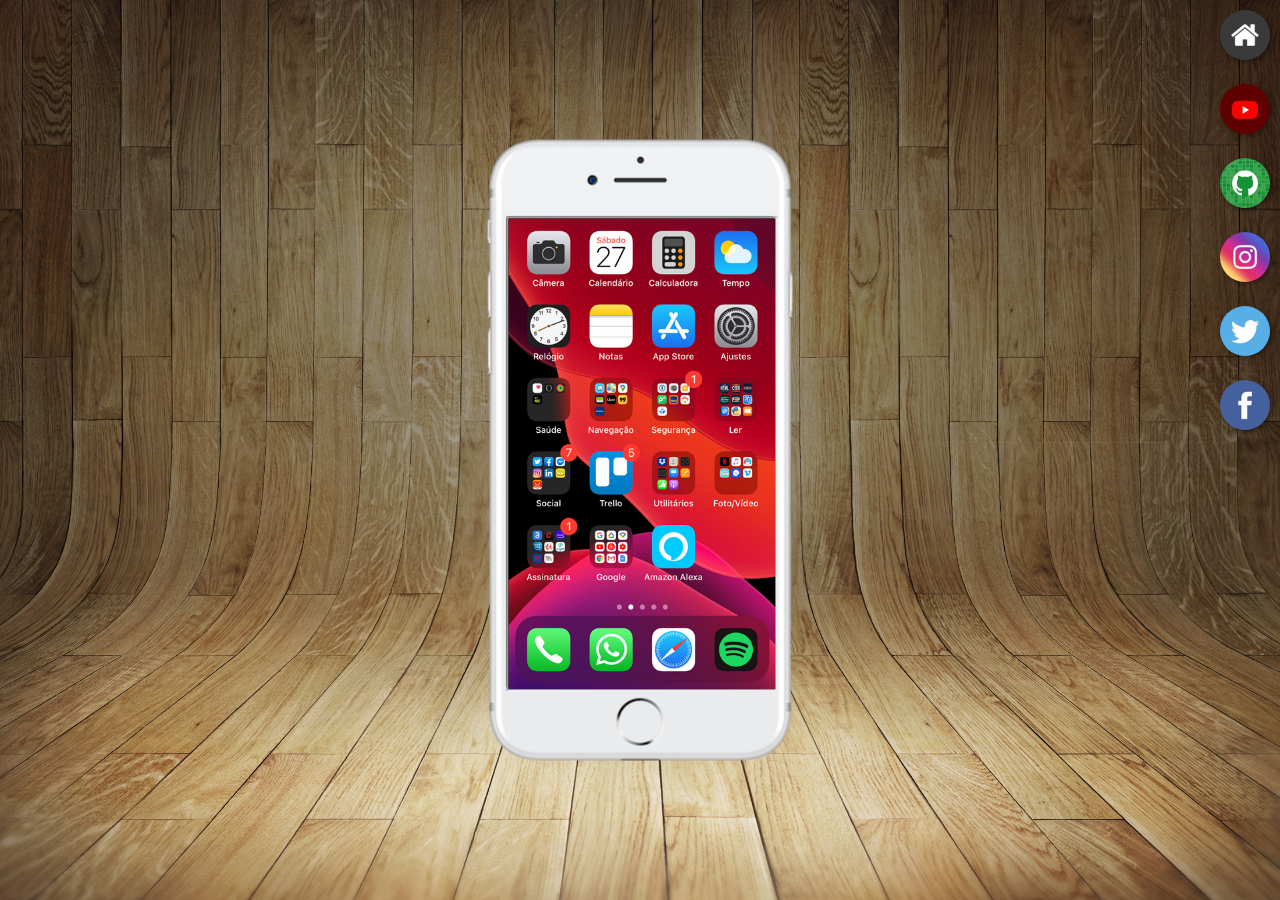
<file: index.html>
<!DOCTYPE html>
<html lang="pt-br">
<head>
    <meta charset="UTF-8">
    <meta name="viewport" content="width=device-width, initial-scale=1.0">
    <title>Projeto Social</title>
    <link rel="shortcut icon" href="favicon.ico" type="image/x-icon">
    <link rel="stylesheet" href="style.css">
</head>
<body>
    <main>
        <section id="telefone">
            <iframe src="home001.html" name="tela" id="tela">
                [Seu navegador não é compativel com isso]
            </iframe>
        </section>
        <section id="redes-sociais">
            <a href="home001.html" target="tela">
                <img src="imagens/logo-home.jpg" alt="">
            </a> <br>
            <a href="youtube001.html" target="tela">
                <img src="imagens/logo-youtube.jpg" alt="">
            </a> <br>
            <a href="github001.html" target="tela">
                <img src="imagens/logo-github.jpg" alt="">
            </a> <br>
            <a href="instagram001.html" target="tela">
                <img src="imagens/logo-instagram.jpg" alt="">
            </a> <br>
            <a href="twitter001.html" target="tela">
                <img src="imagens/logo-twitter.jpg" alt="">
            </a> <br>
            <a href="facebook001.html" target="tela">
                <img src="imagens/logo-facebook.jpg" alt="">
            </a>
        </section>
    </main>
</body>
</html>
</file>
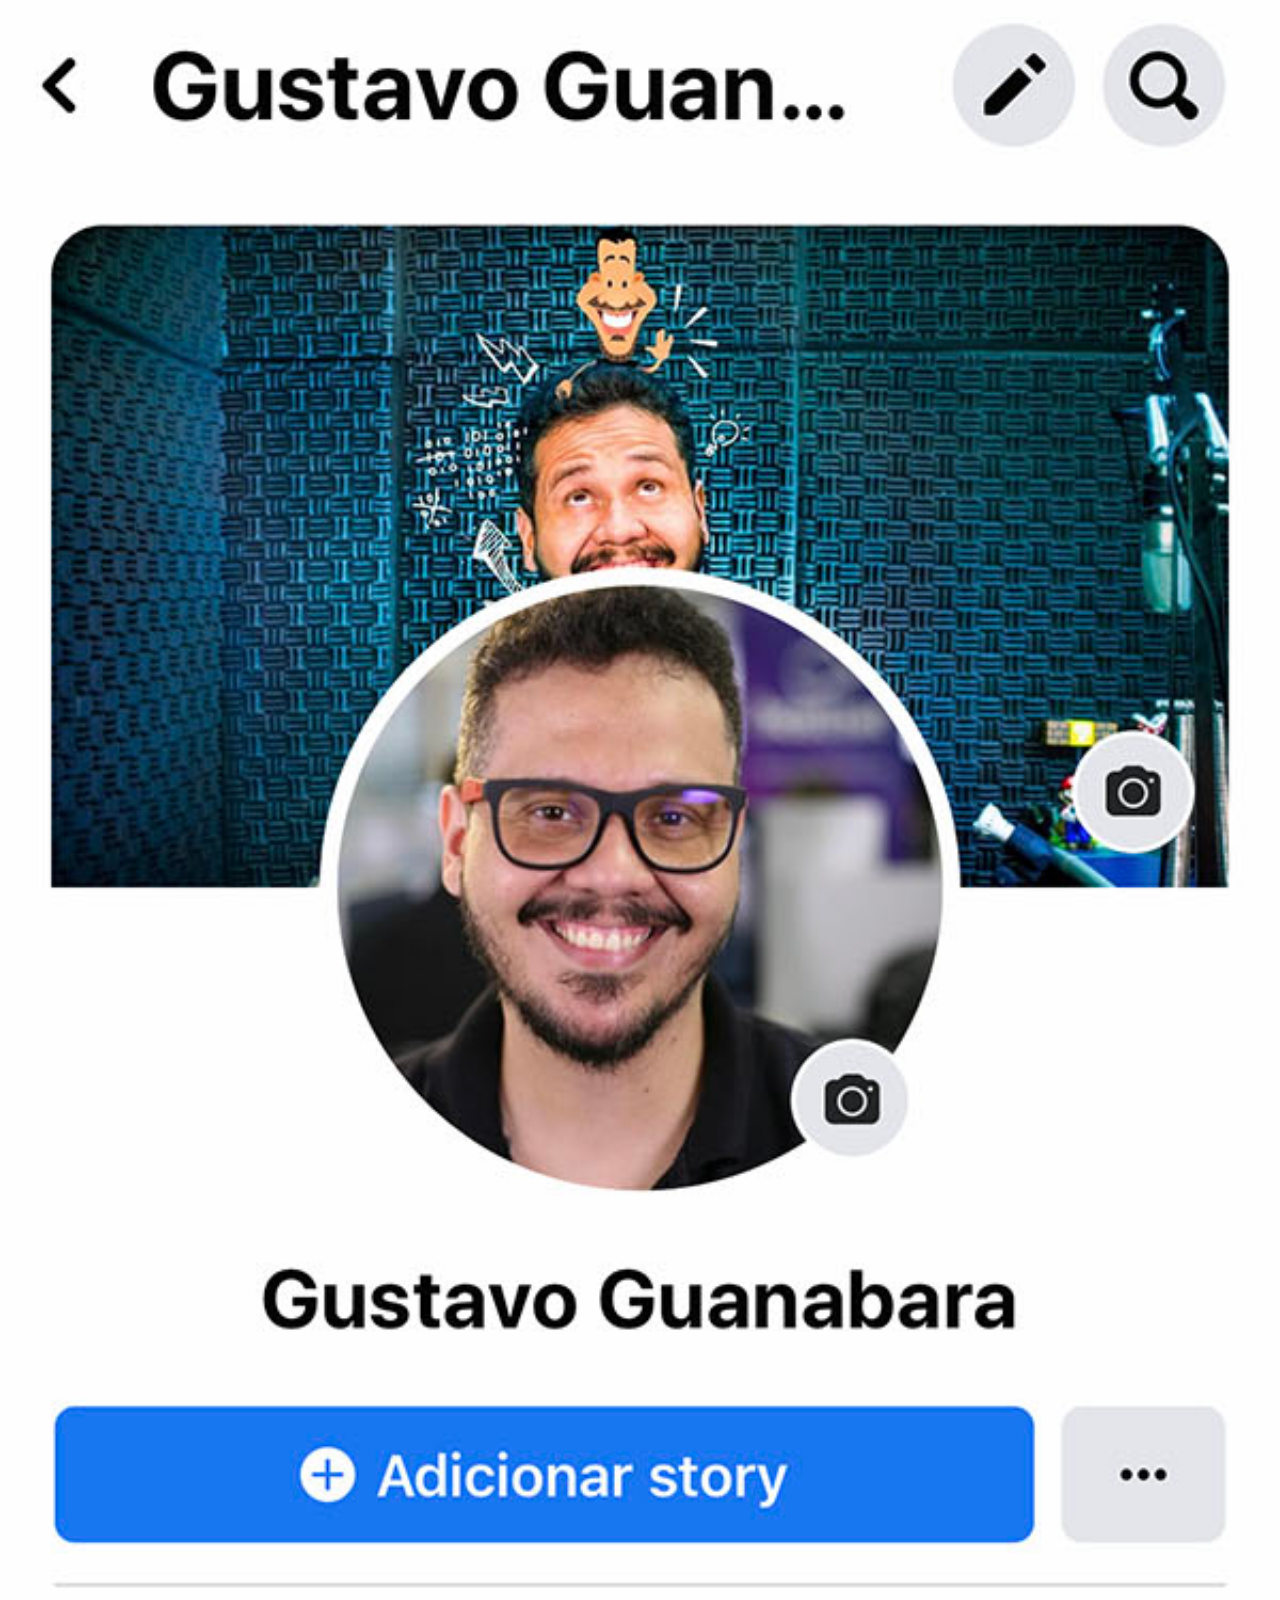
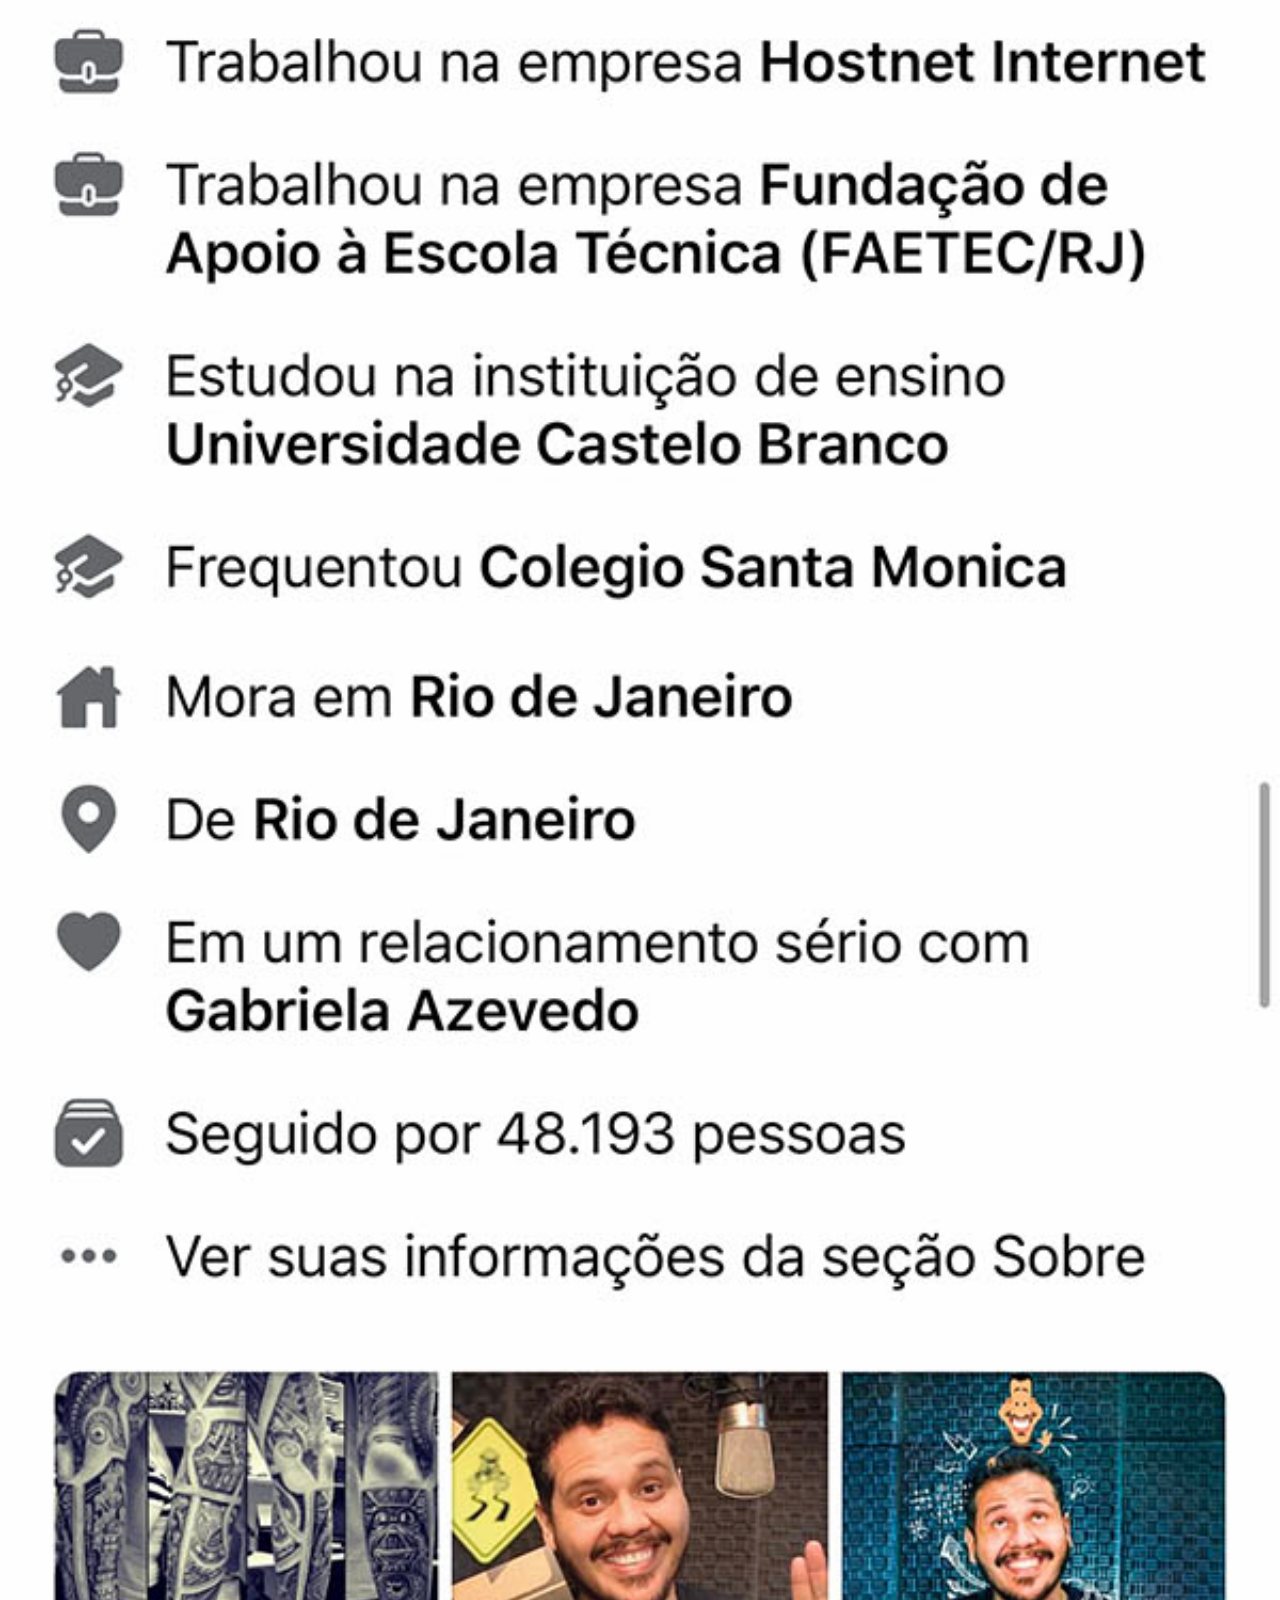
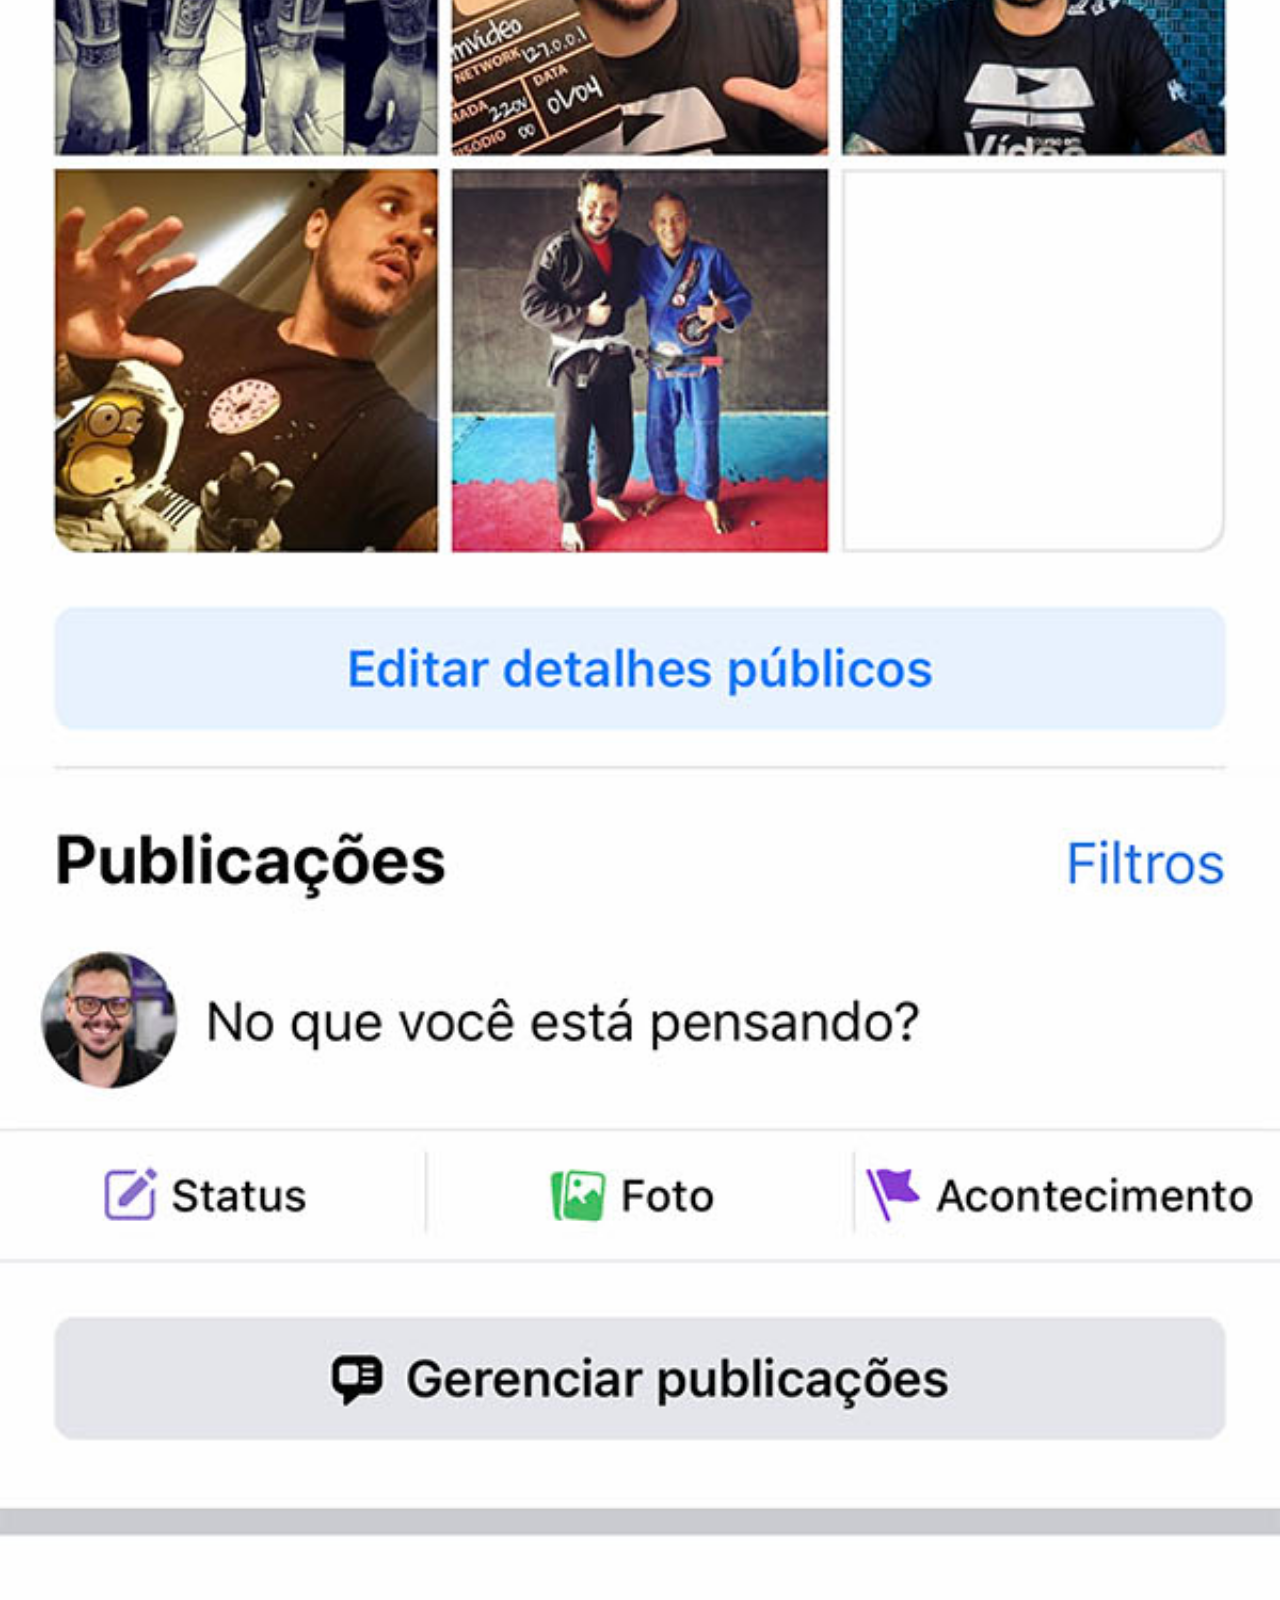
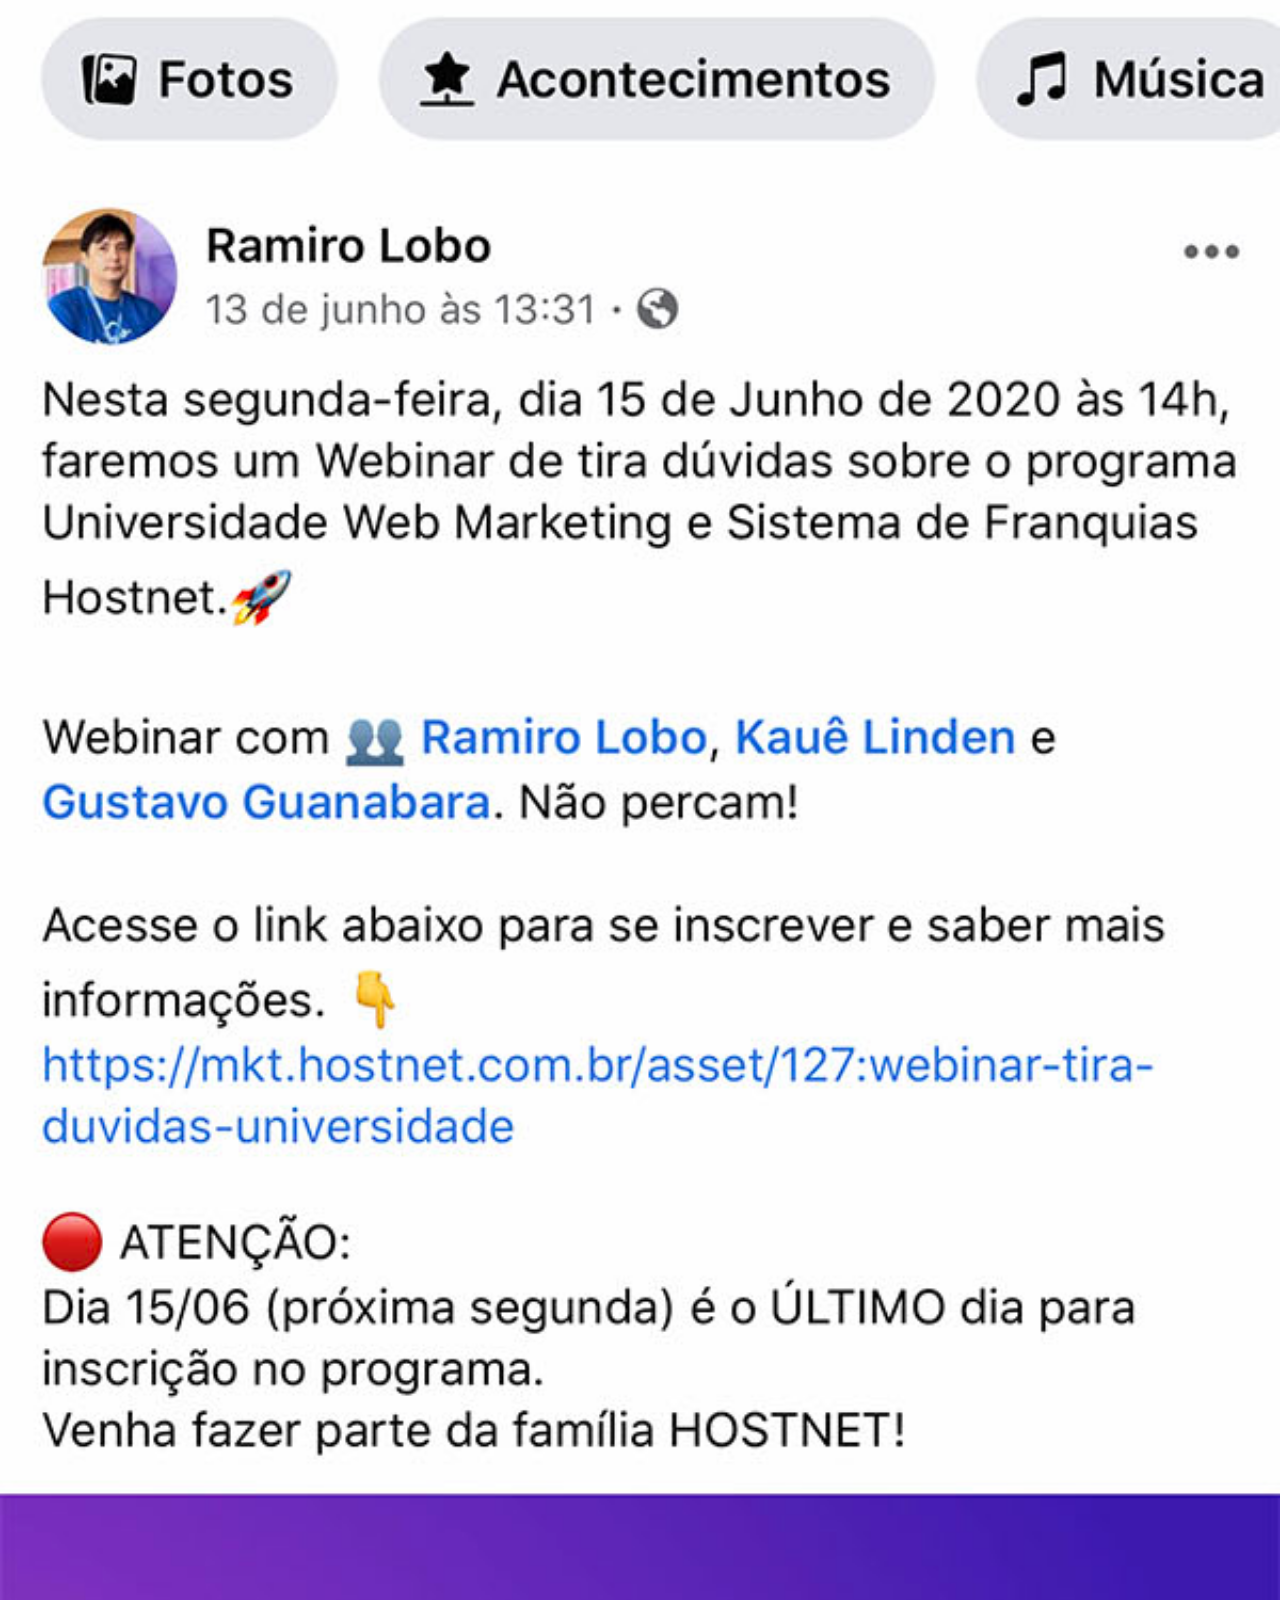
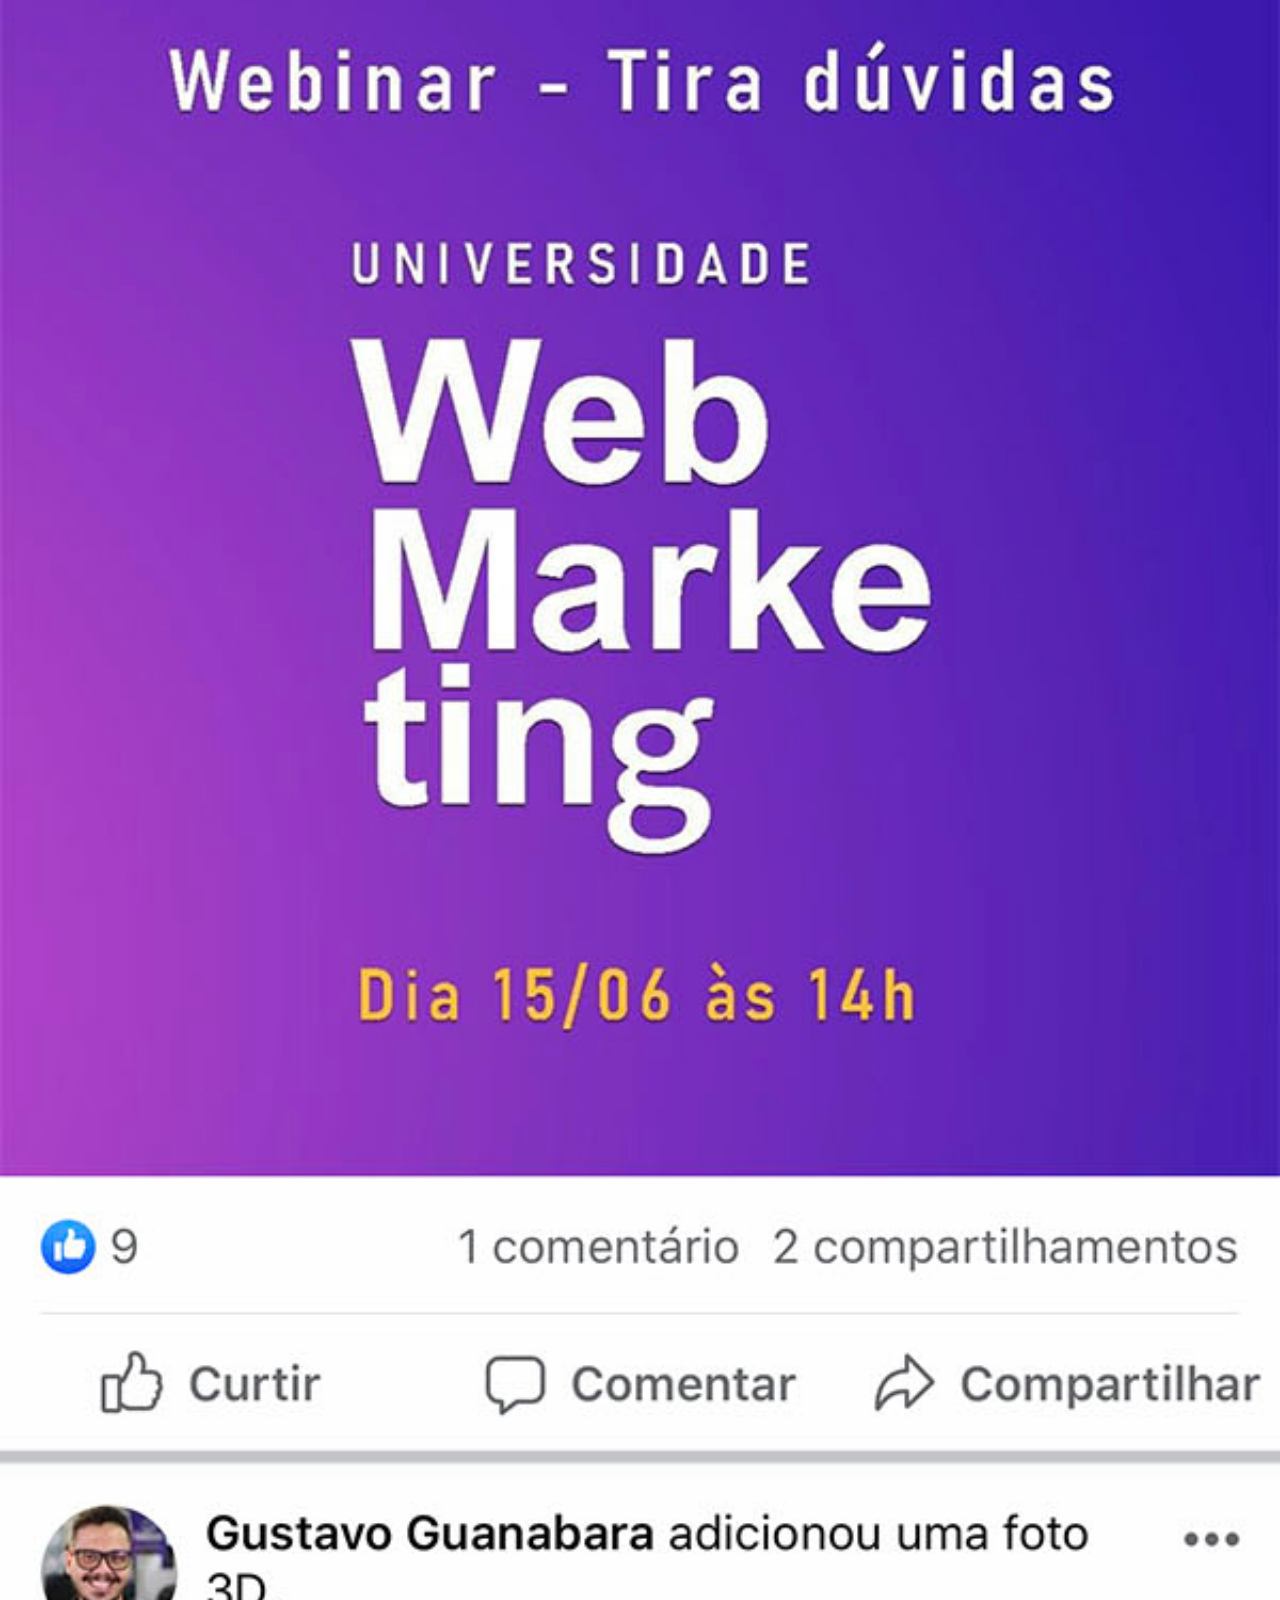
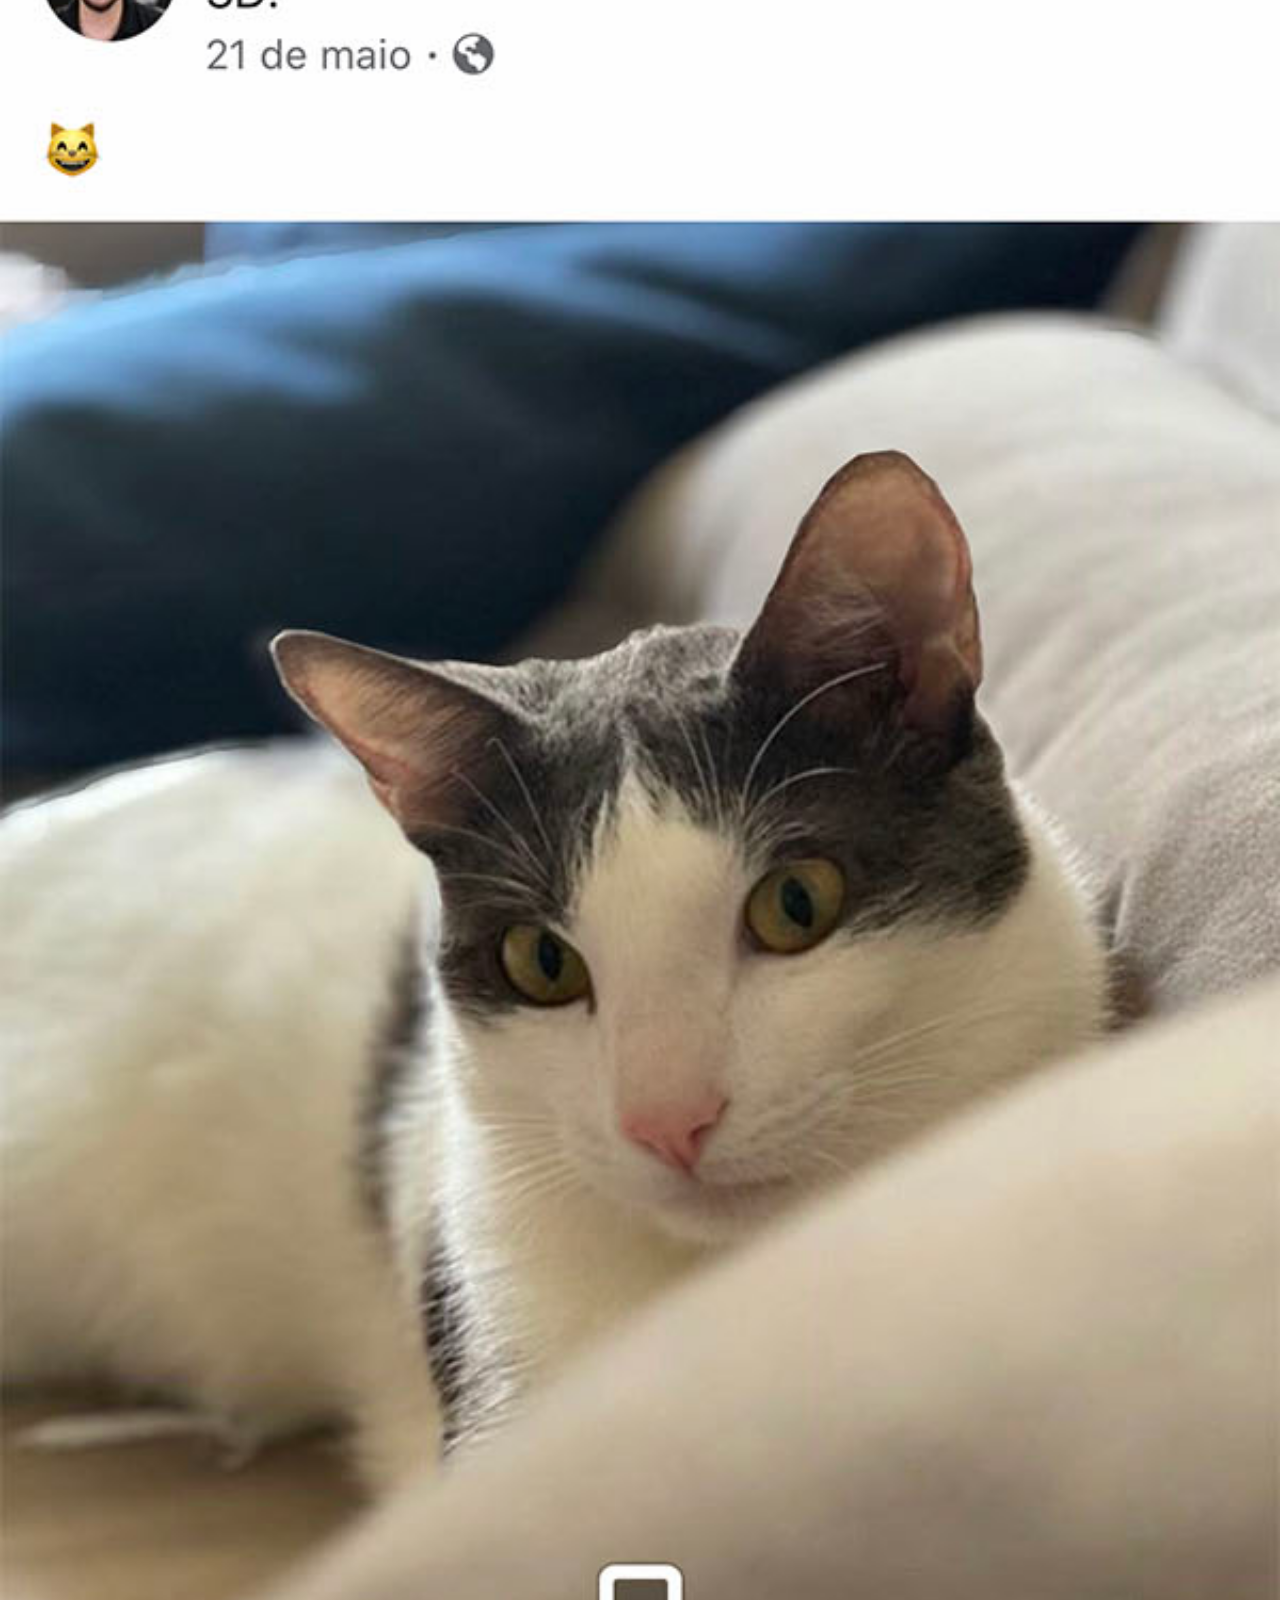
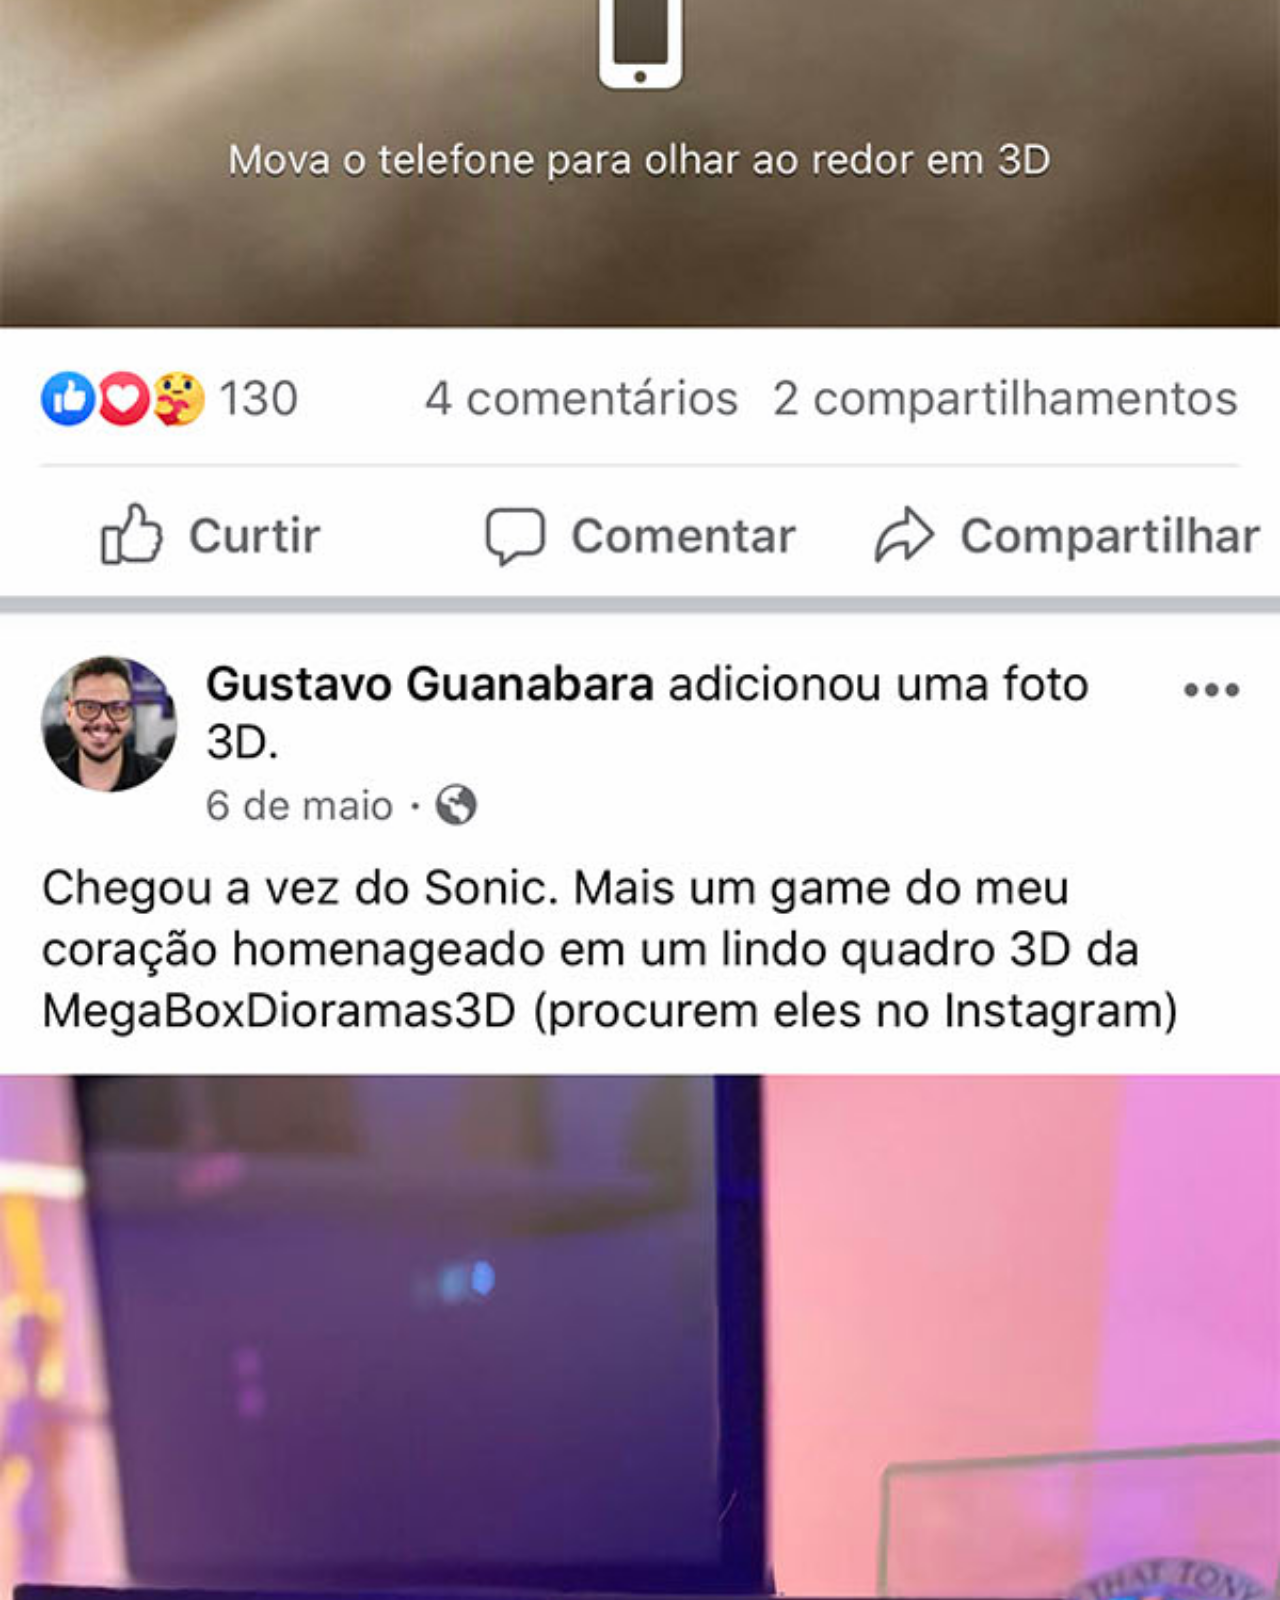
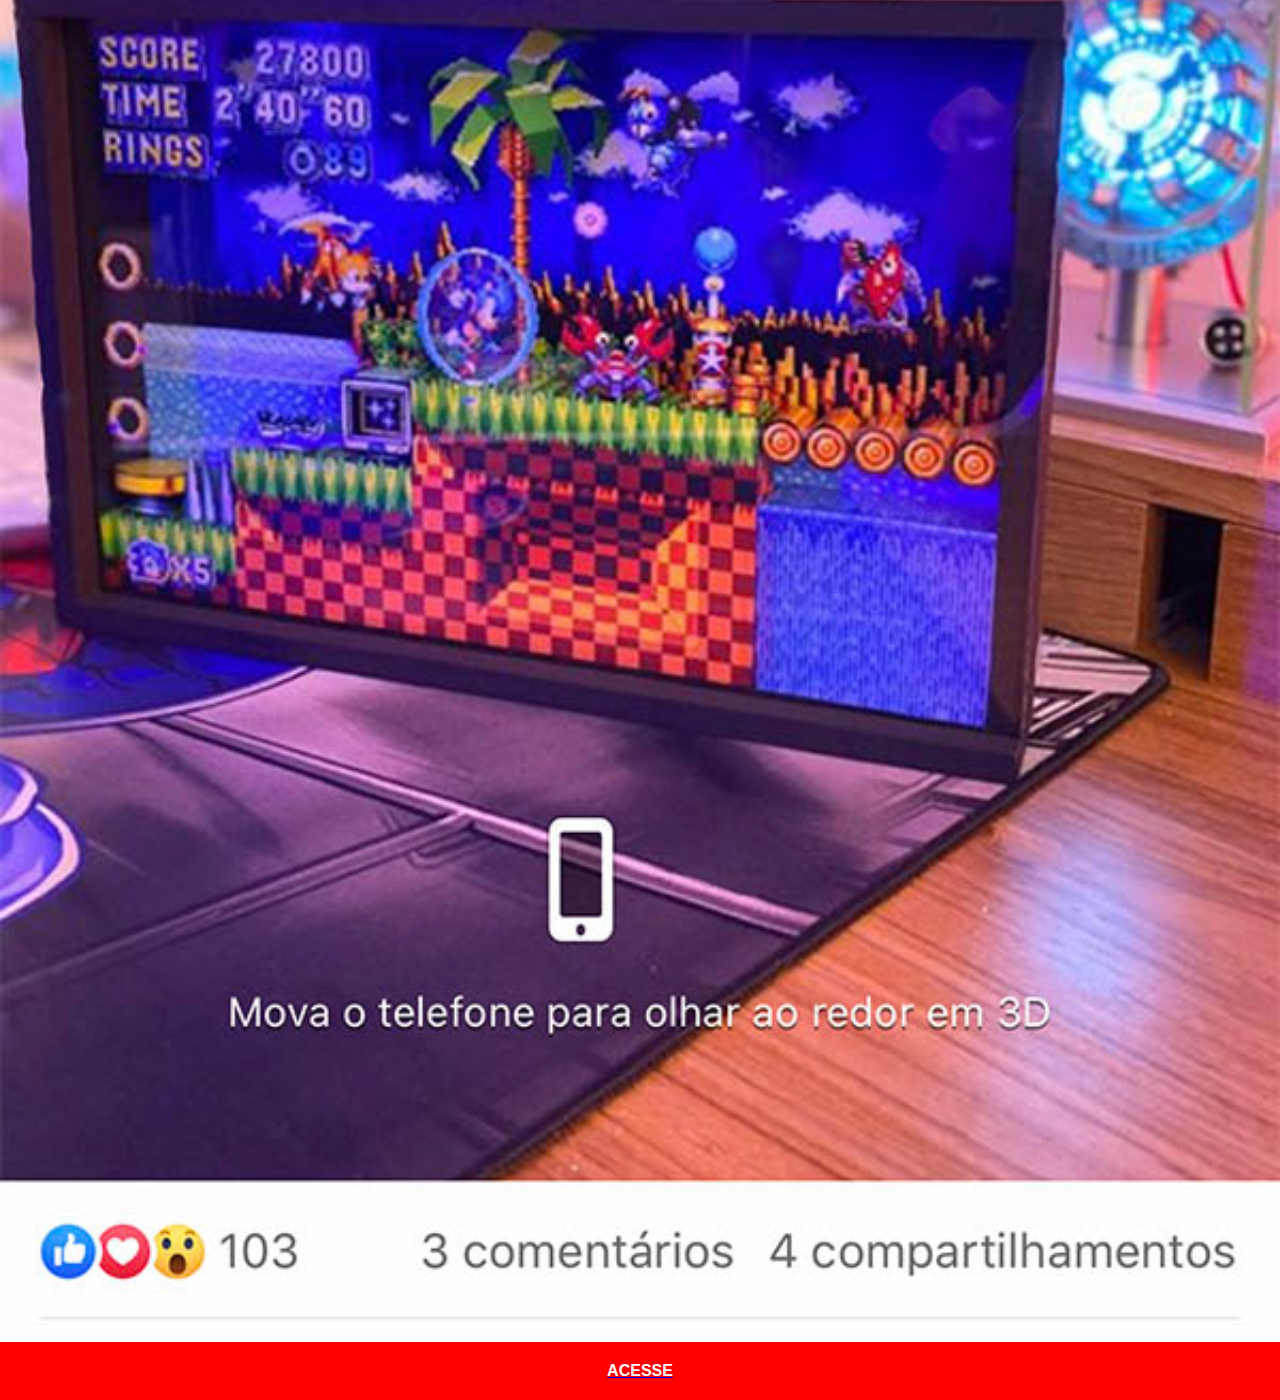
<file: facebook.html>
<!DOCTYPE html>
<html lang="pt-br">

<head>
    <meta charset="UTF-8">
    <meta name="viewport" content="width=device-width, initial-scale=1.0">
    <title>Document</title>
    <style>
        * {
            margin: 0;
            padding: 0;
        }

        img {
            width: 100%;
        }

        a > footer {
            background-color: red;
            color: white;
            font-family: Arial, Helvetica, sans-serif;
            padding: 20px;
            text-align: center;
            font-weight: bold;
        }
    </style>
</head>

<body>
    <img src="imagens/tela-facebook.jpg" alt="">
    <a href="#" target="_blank">
        <footer>
            ACESSE
        </footer>
    </a>
</body>

</html>
</file>
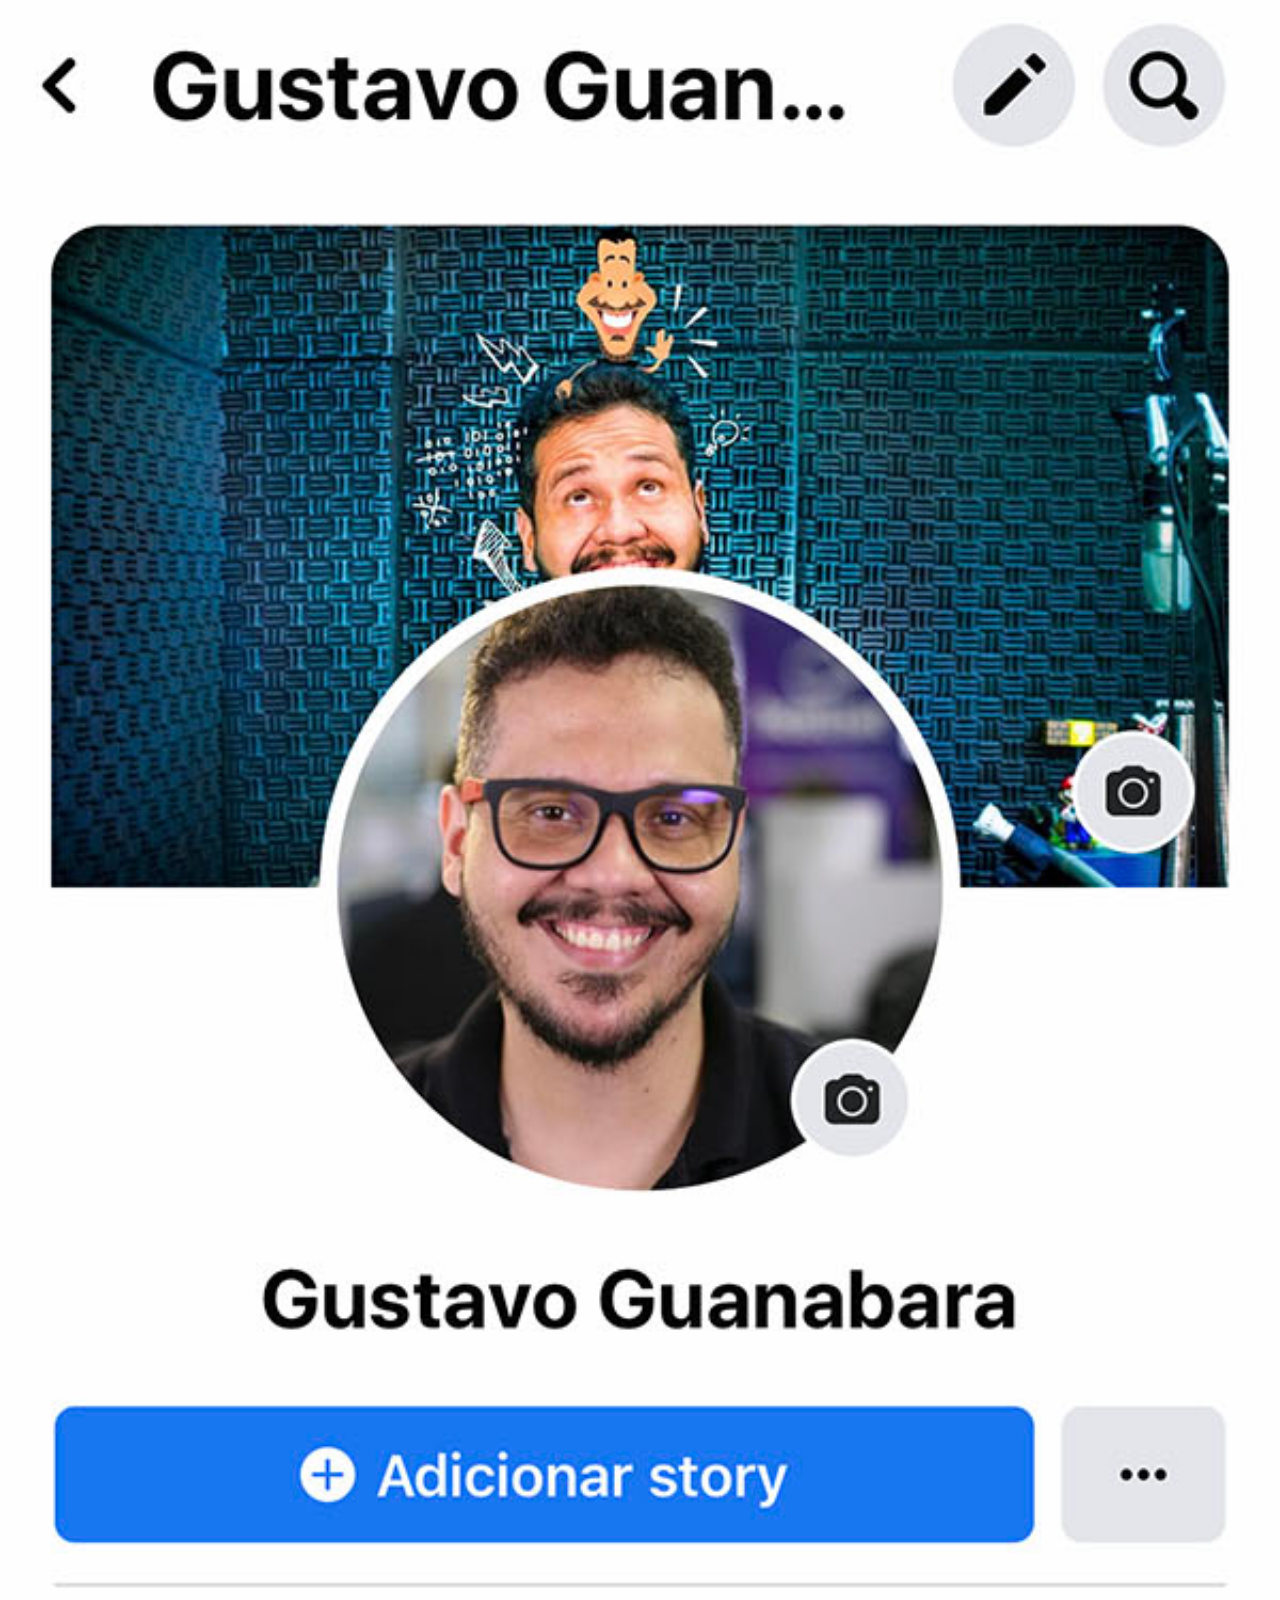
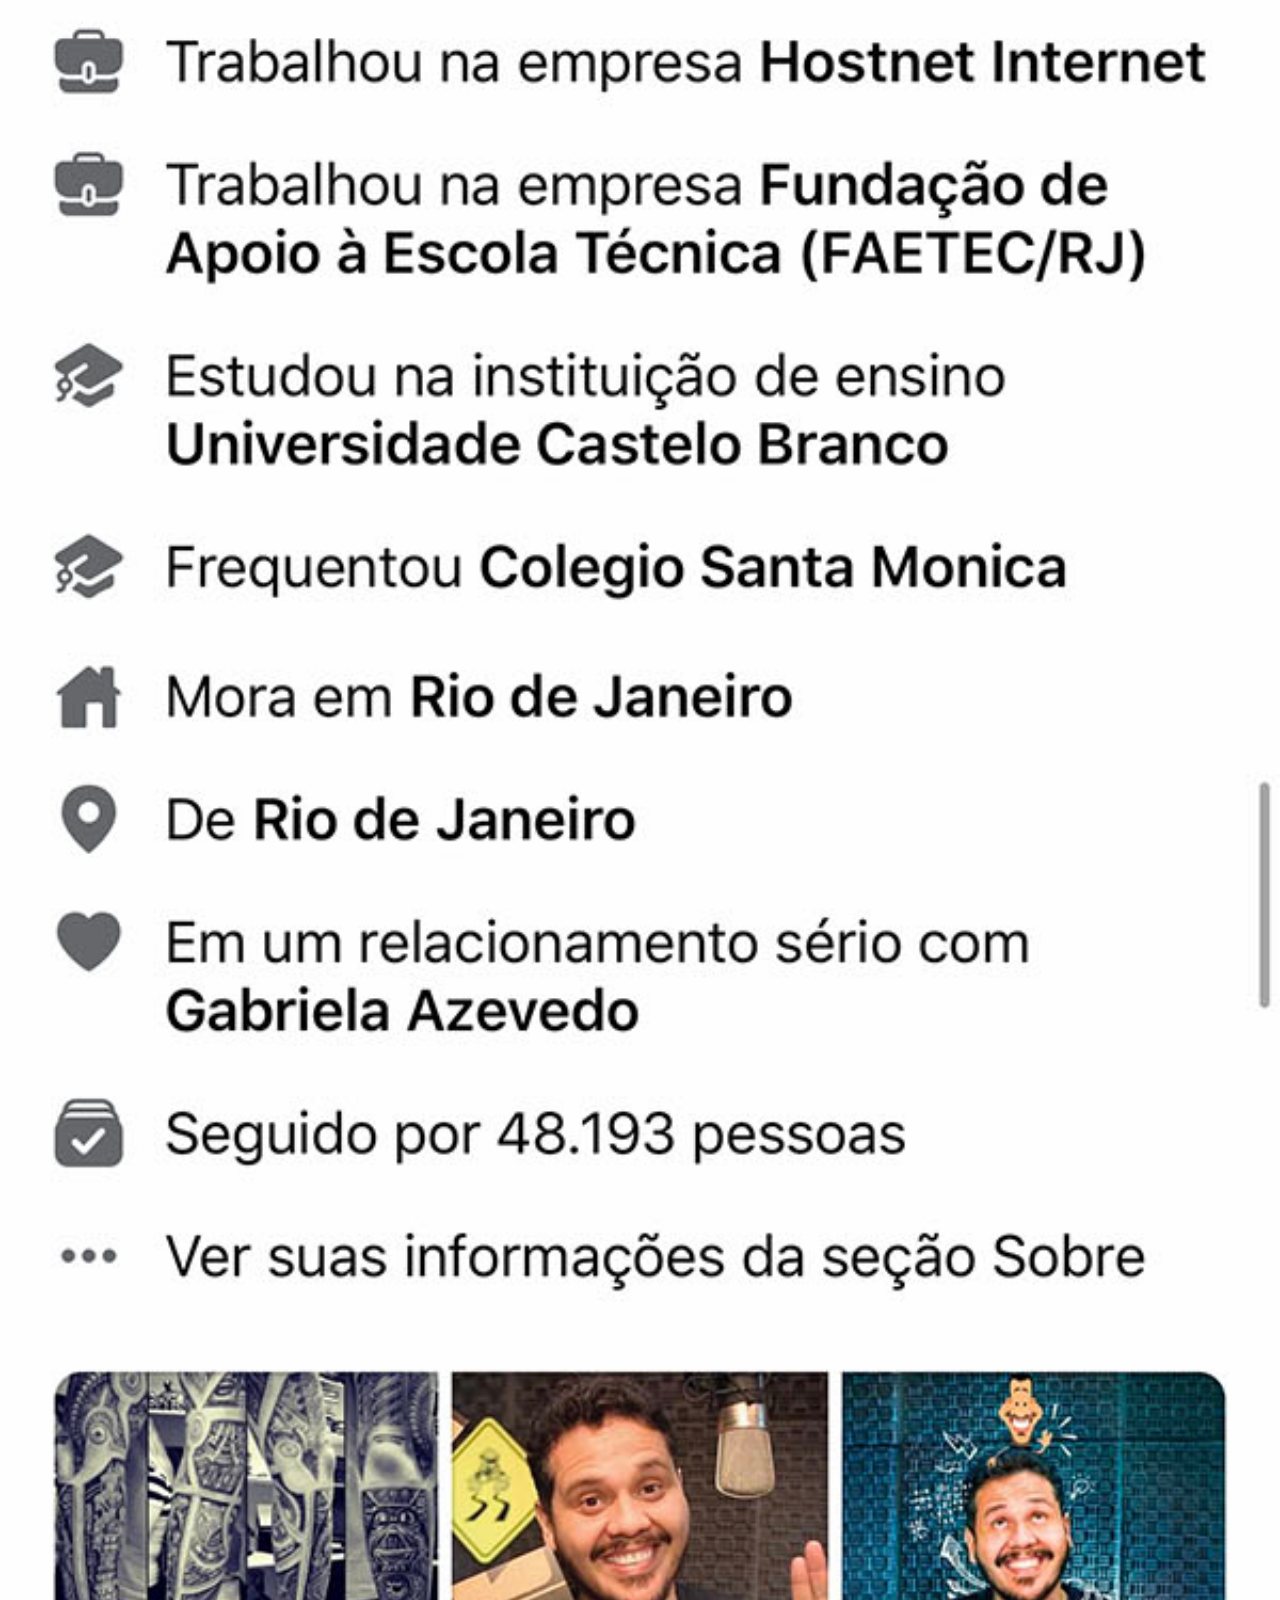
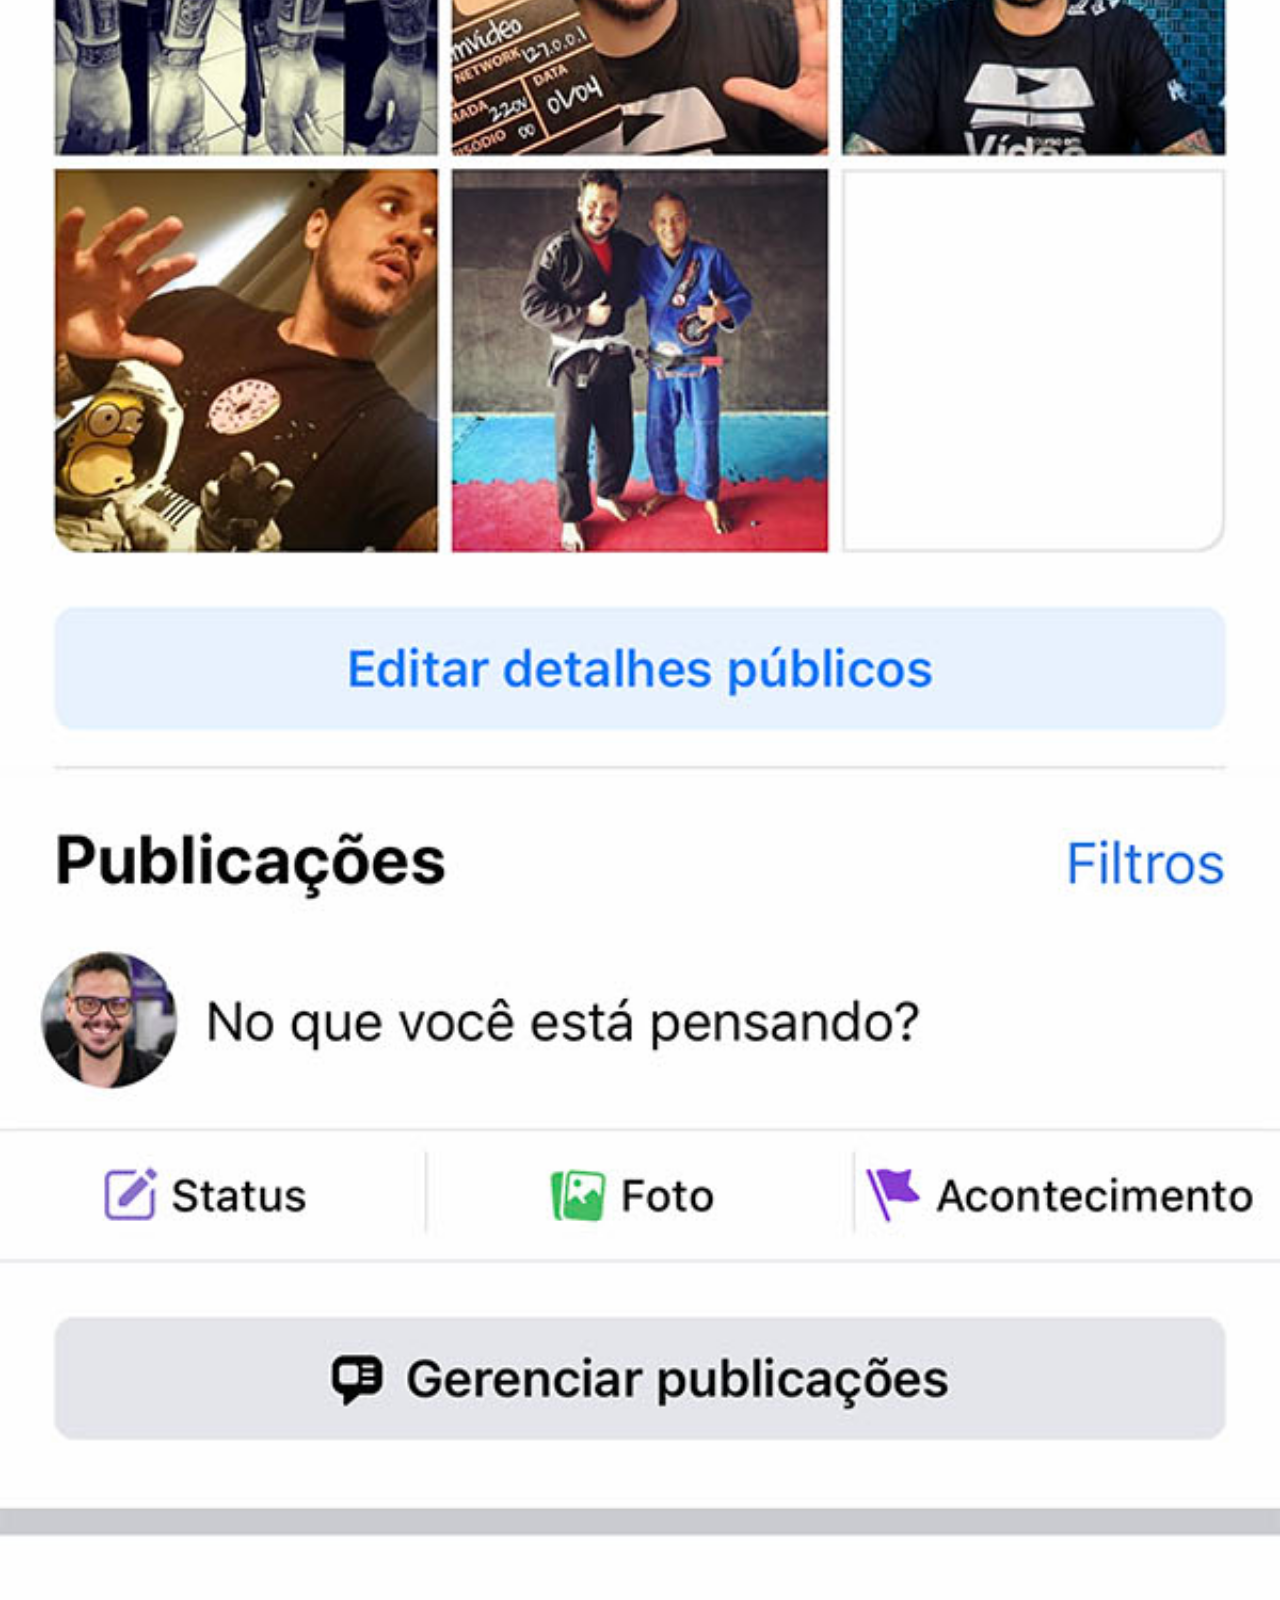
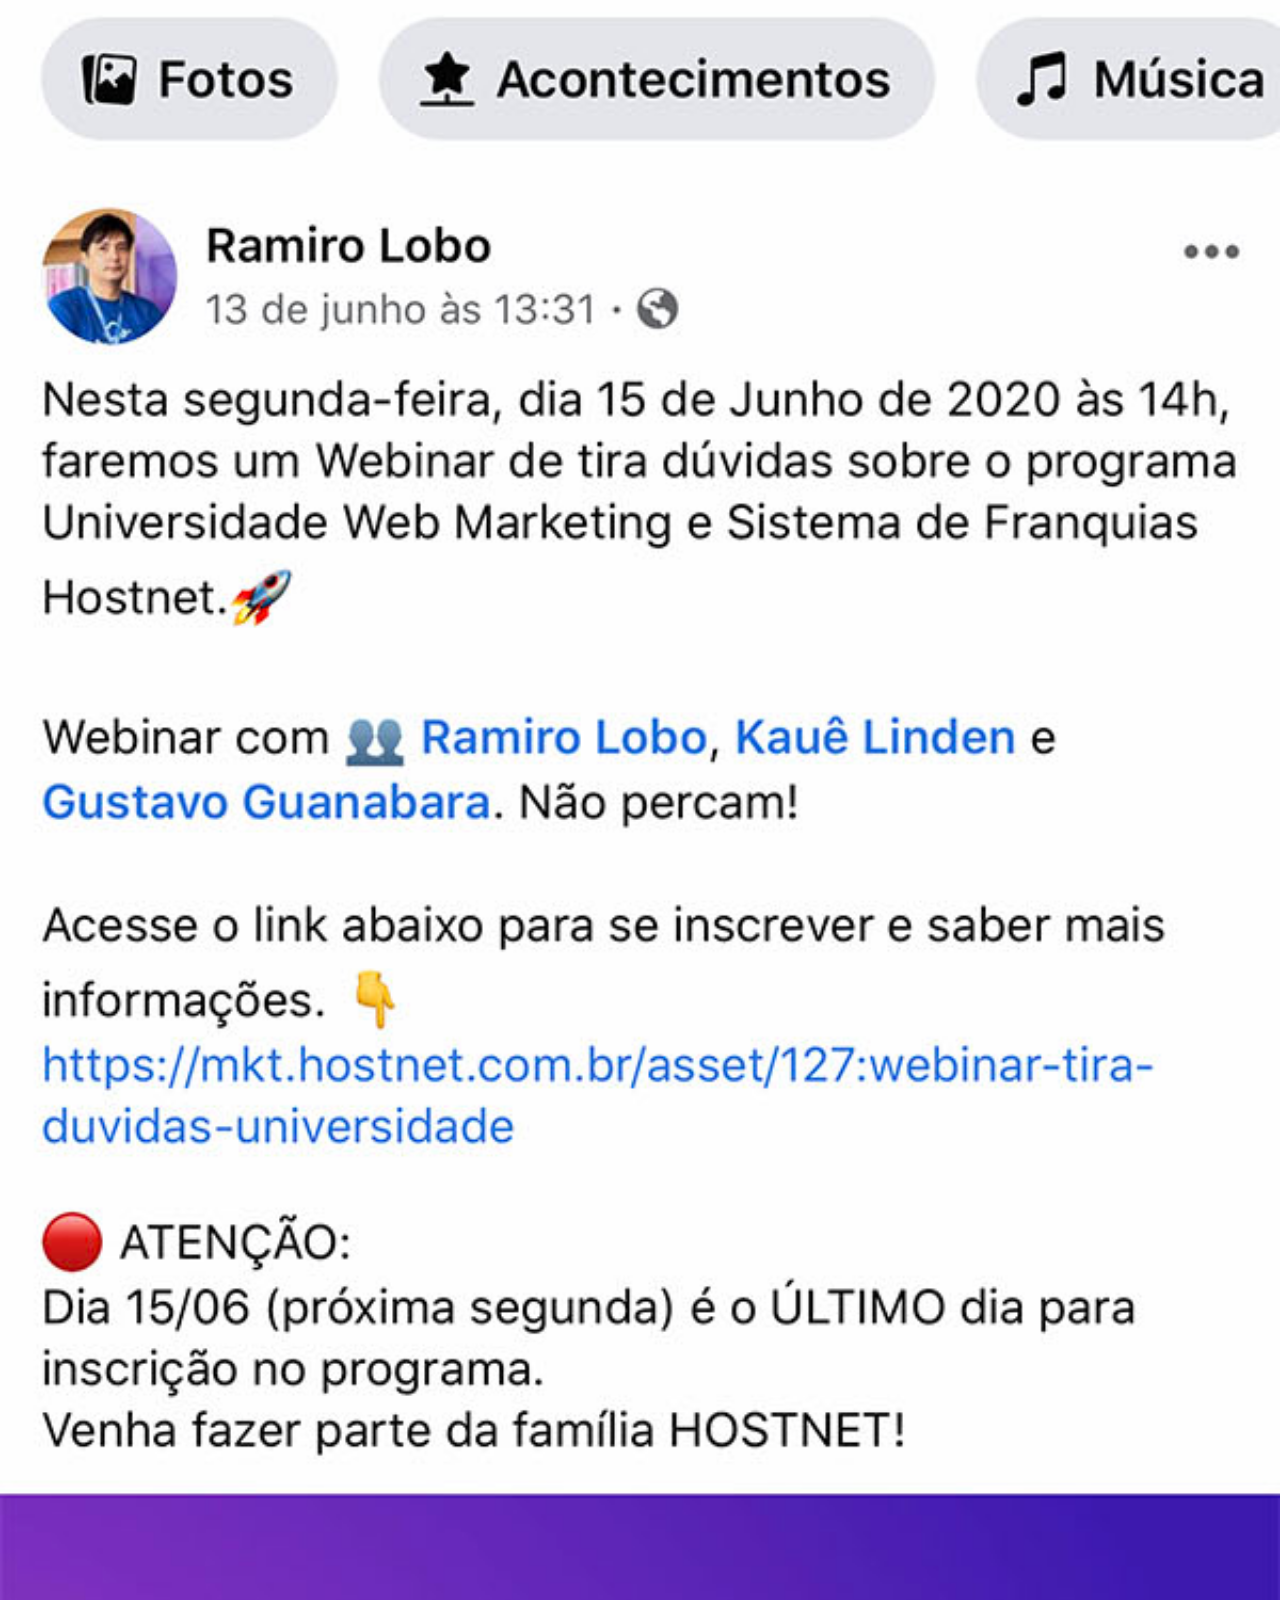
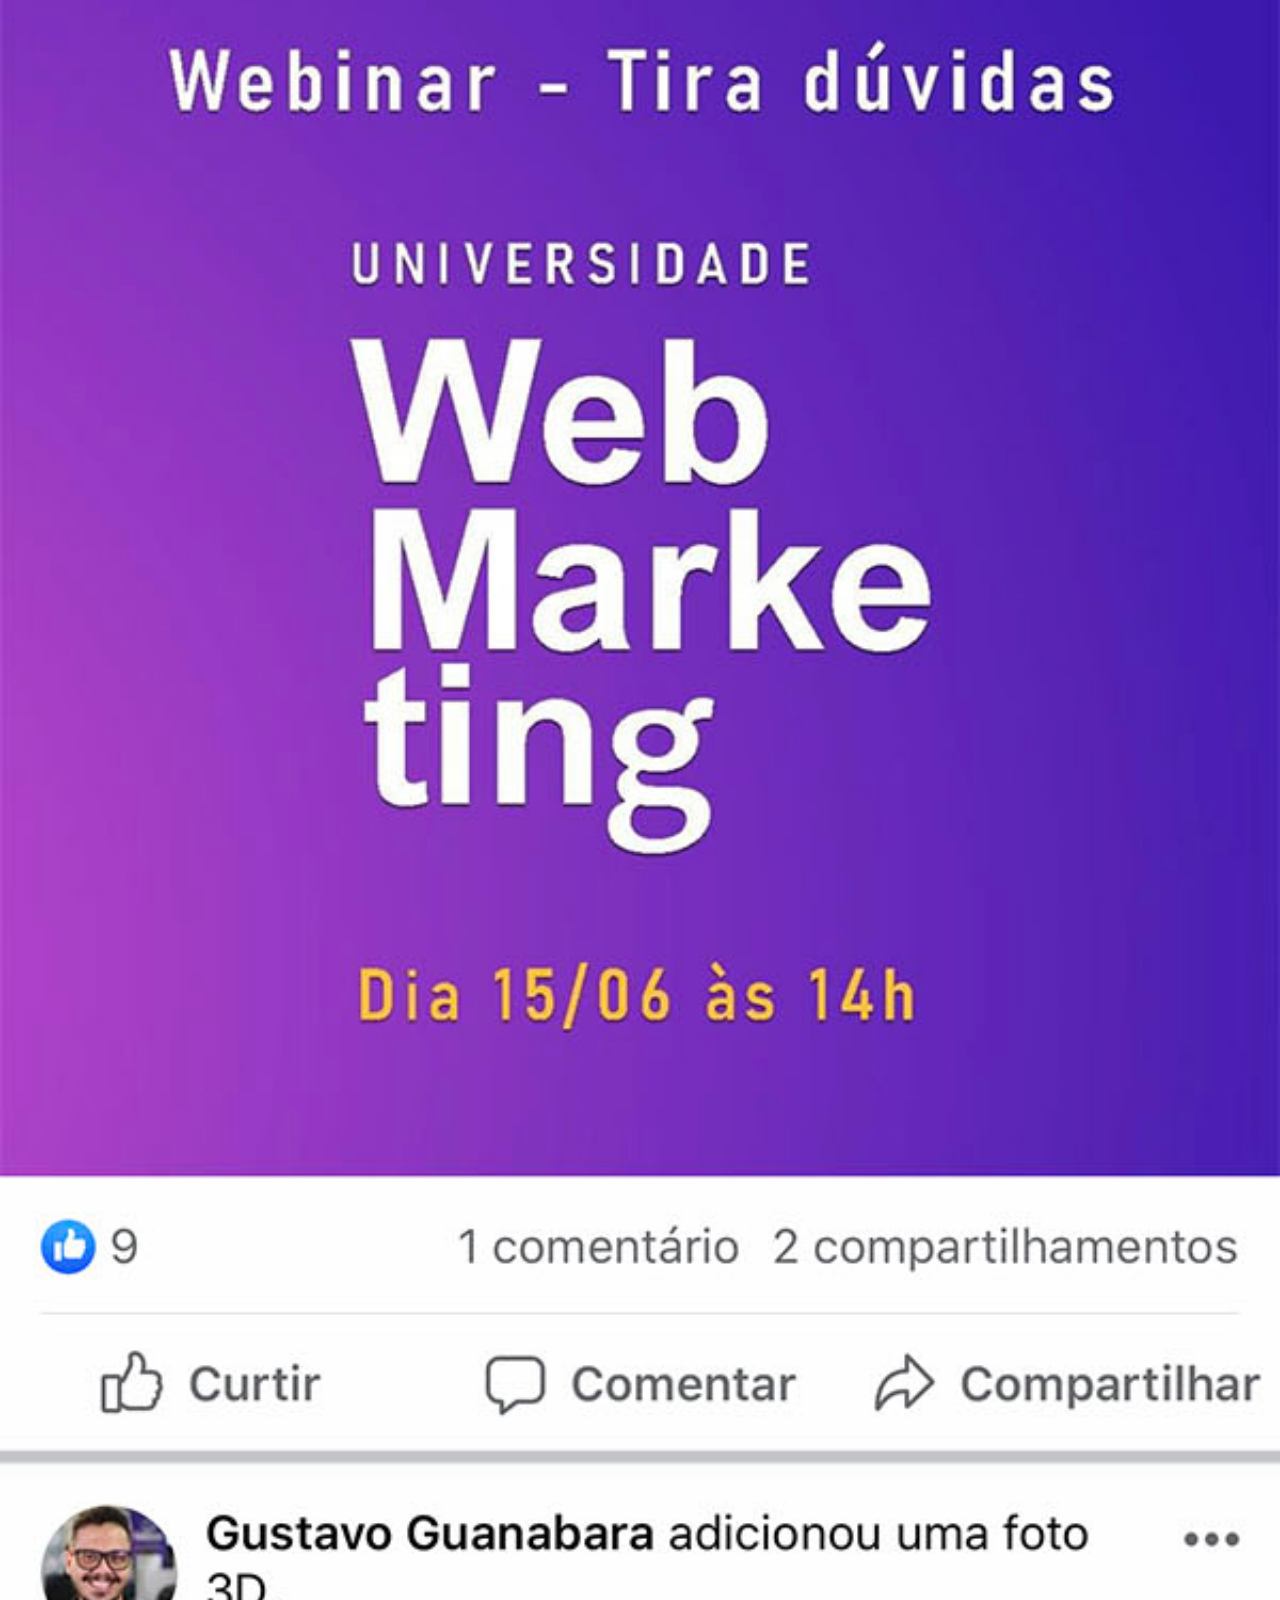
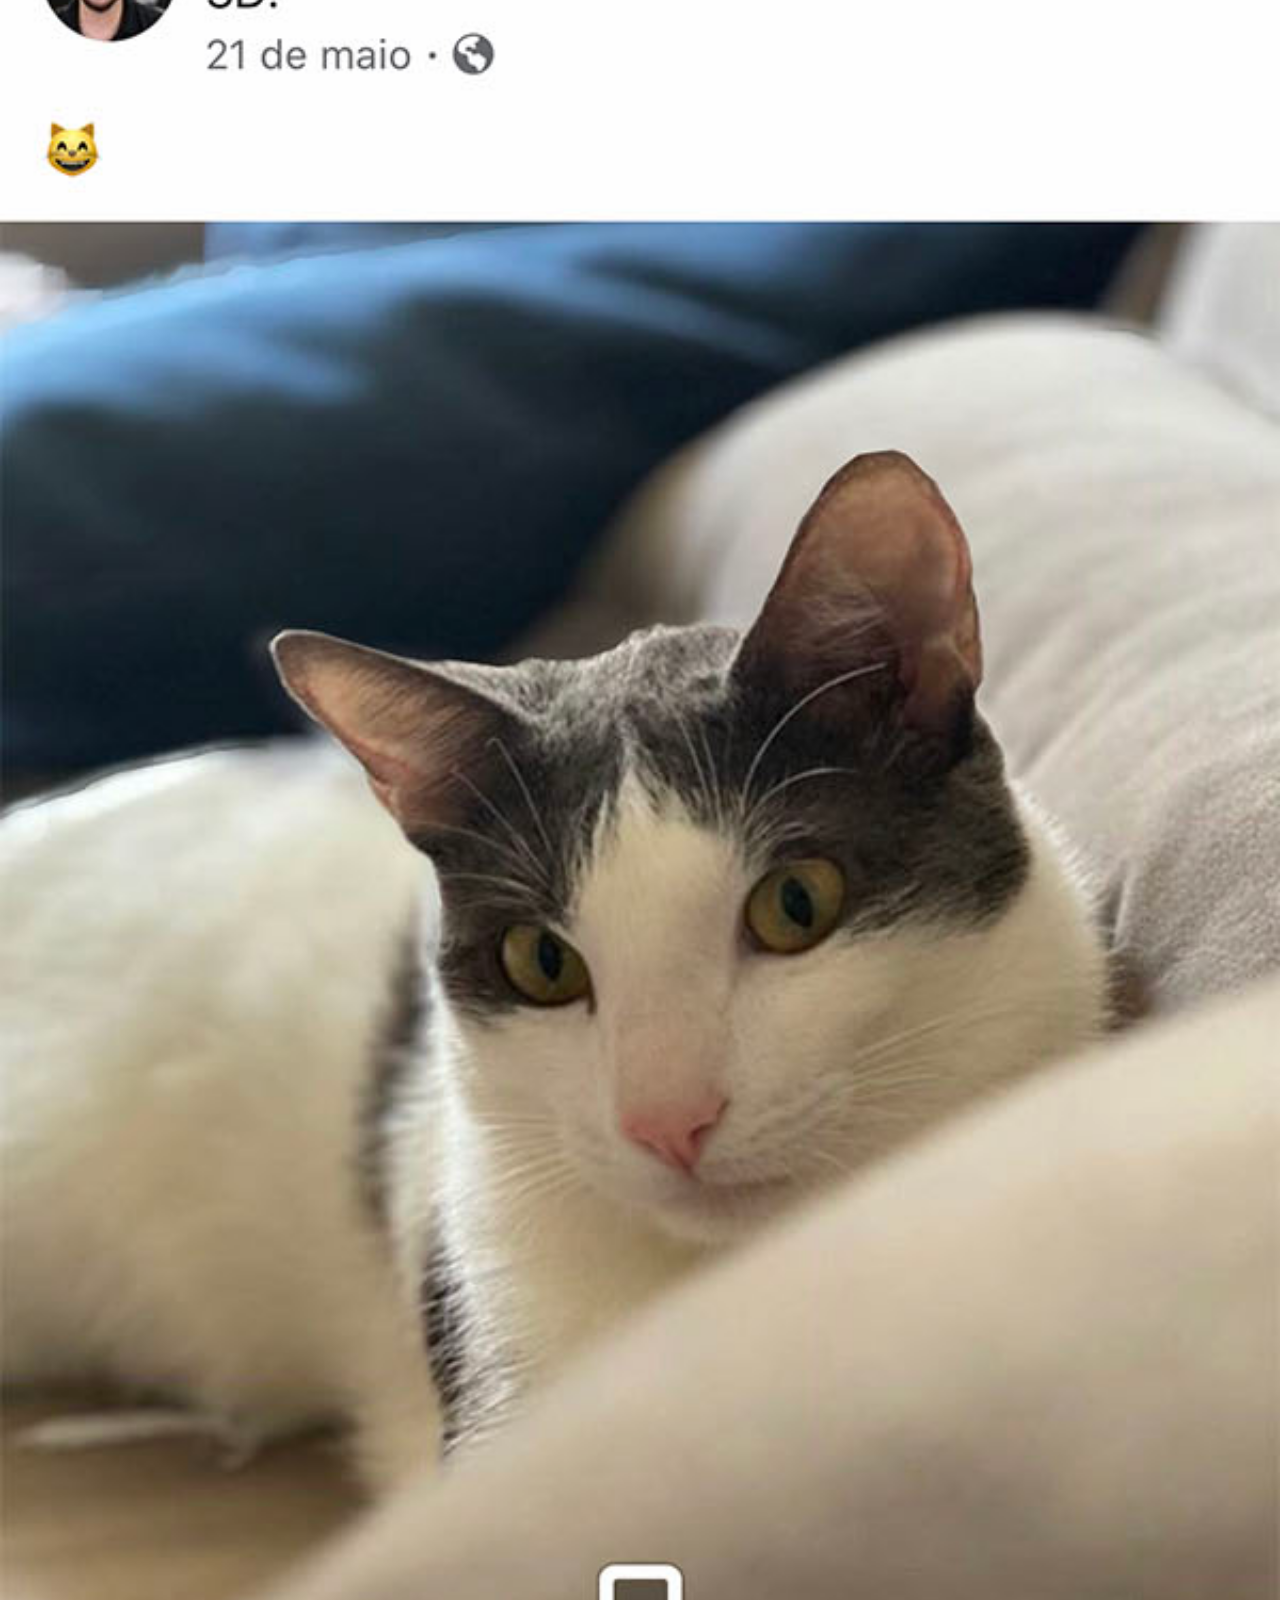
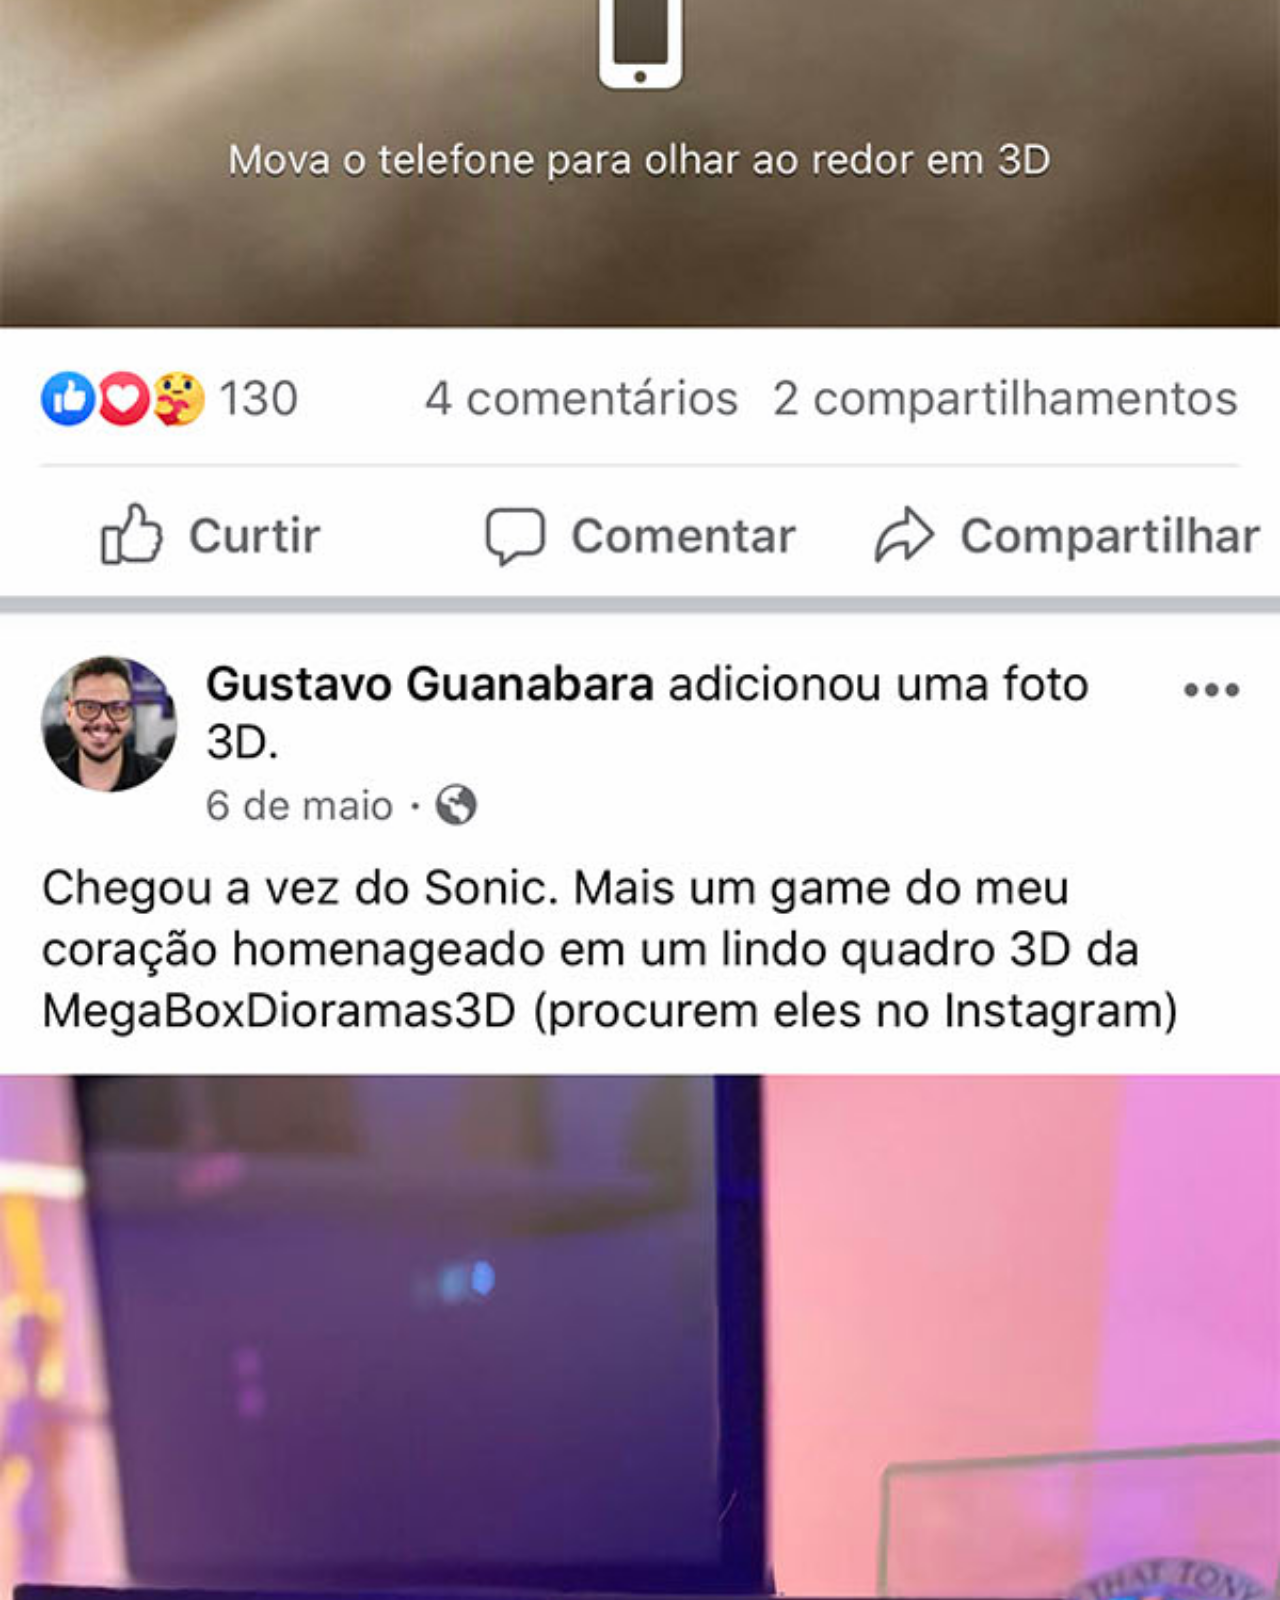
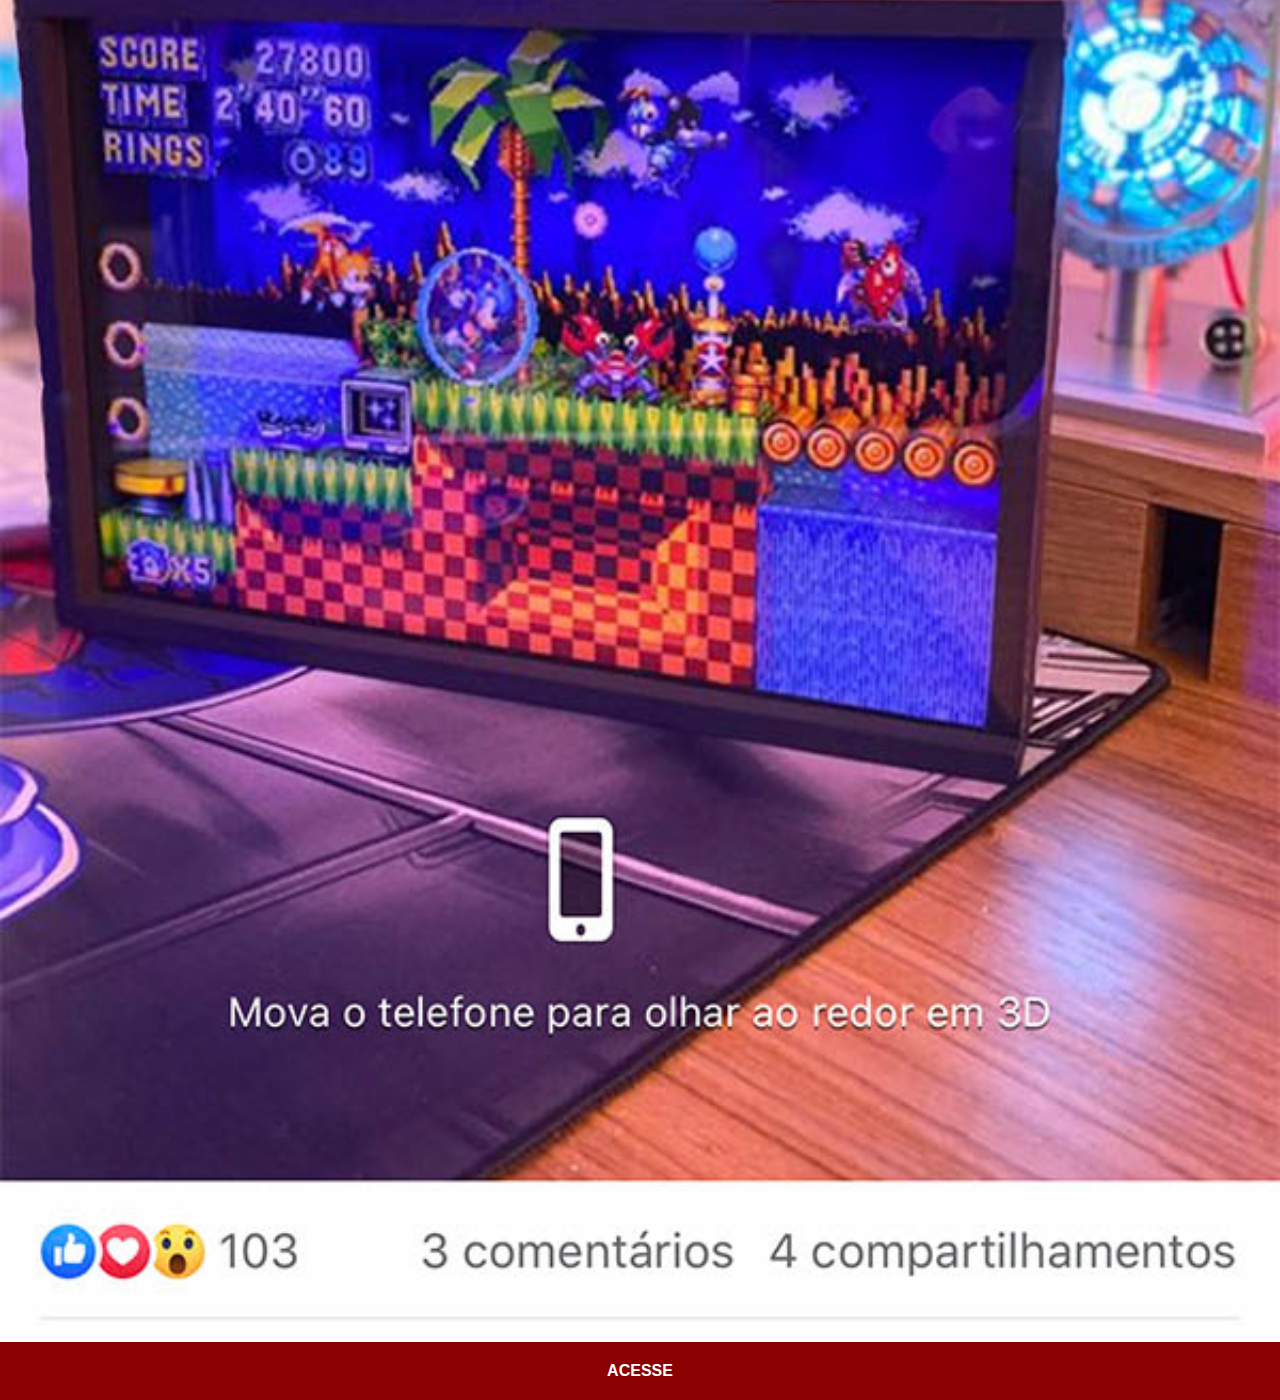
<file: facebook001.html>
<!DOCTYPE html>
<html lang="pt-br">
<head>
    <meta charset="UTF-8">
    <meta name="viewport" content="width=device-width, initial-scale=1.0">
    <title>Facebook</title>
    <link rel="stylesheet" href="social.css">
</head>
<body>
    <img src="imagens/tela-facebook.jpg" alt="">
    <a href="#" target="_blank">ACESSE</a>
</body>
</html>
</file>
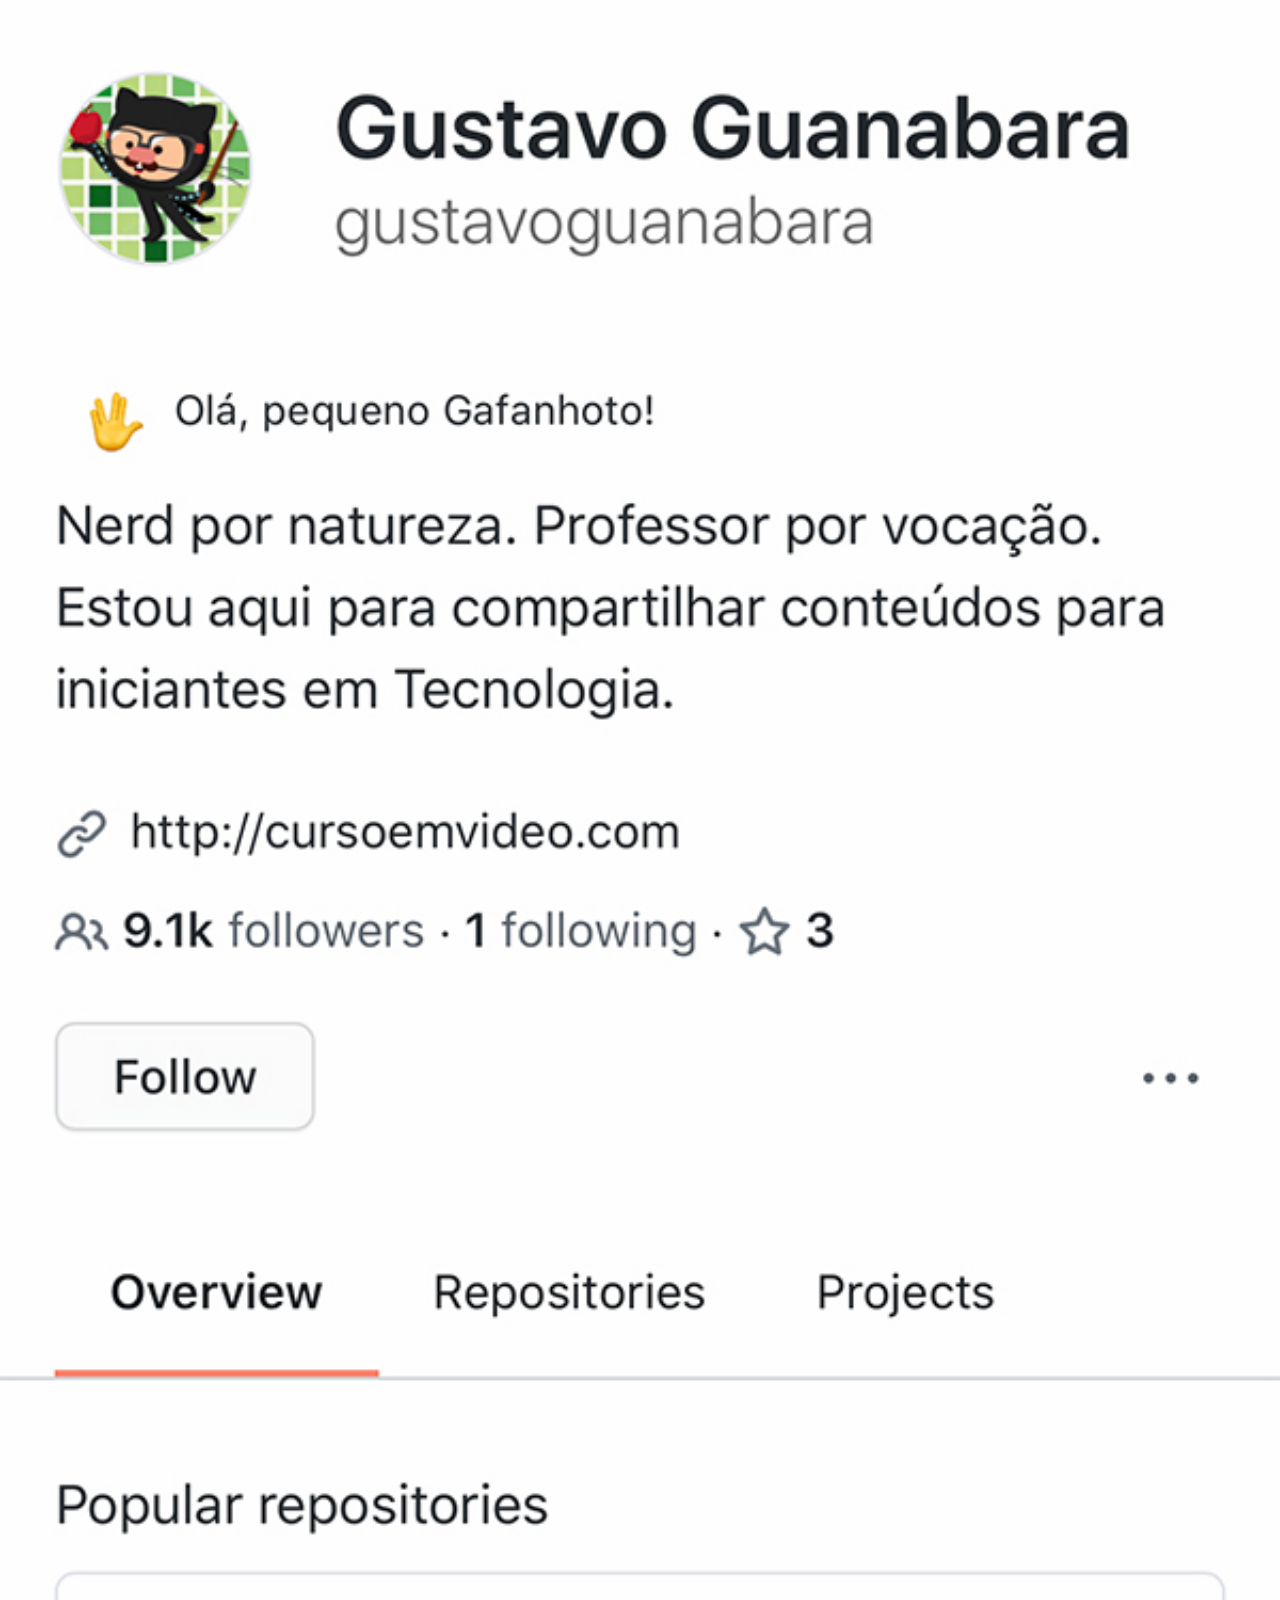
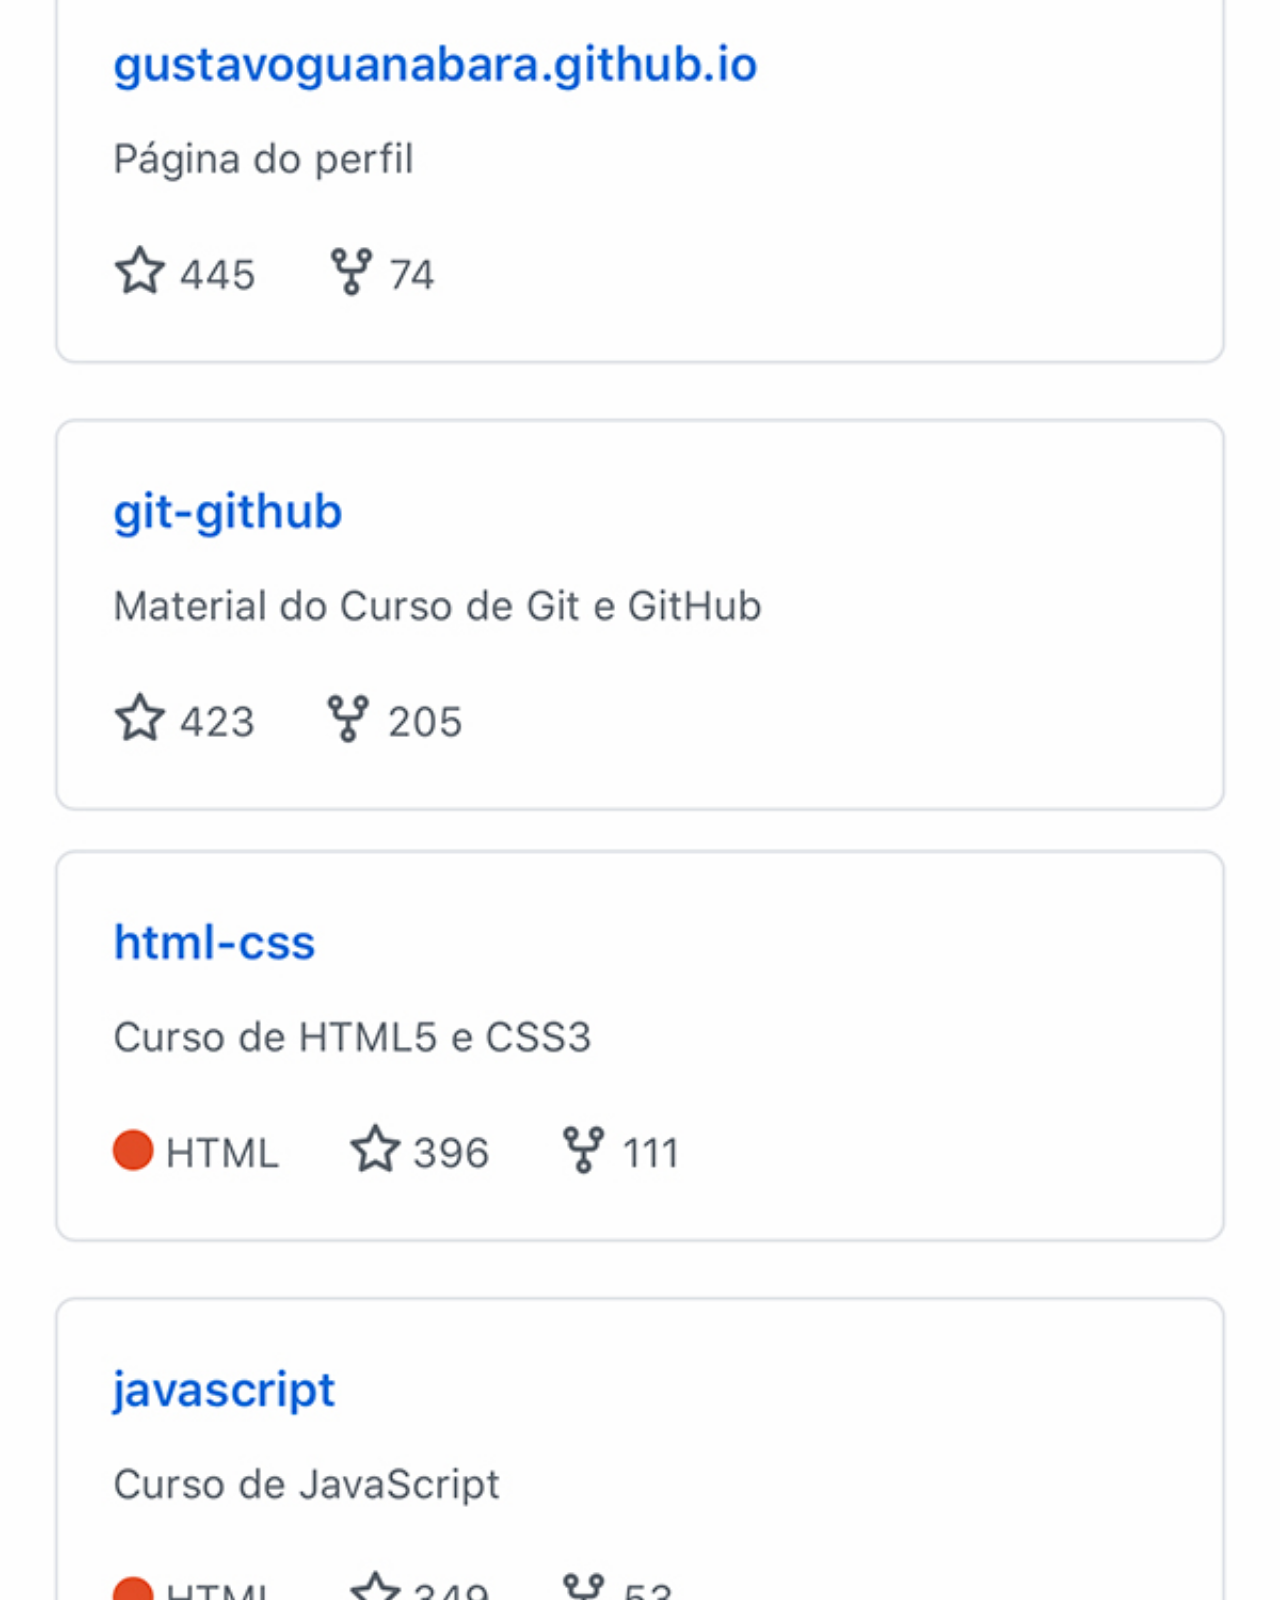
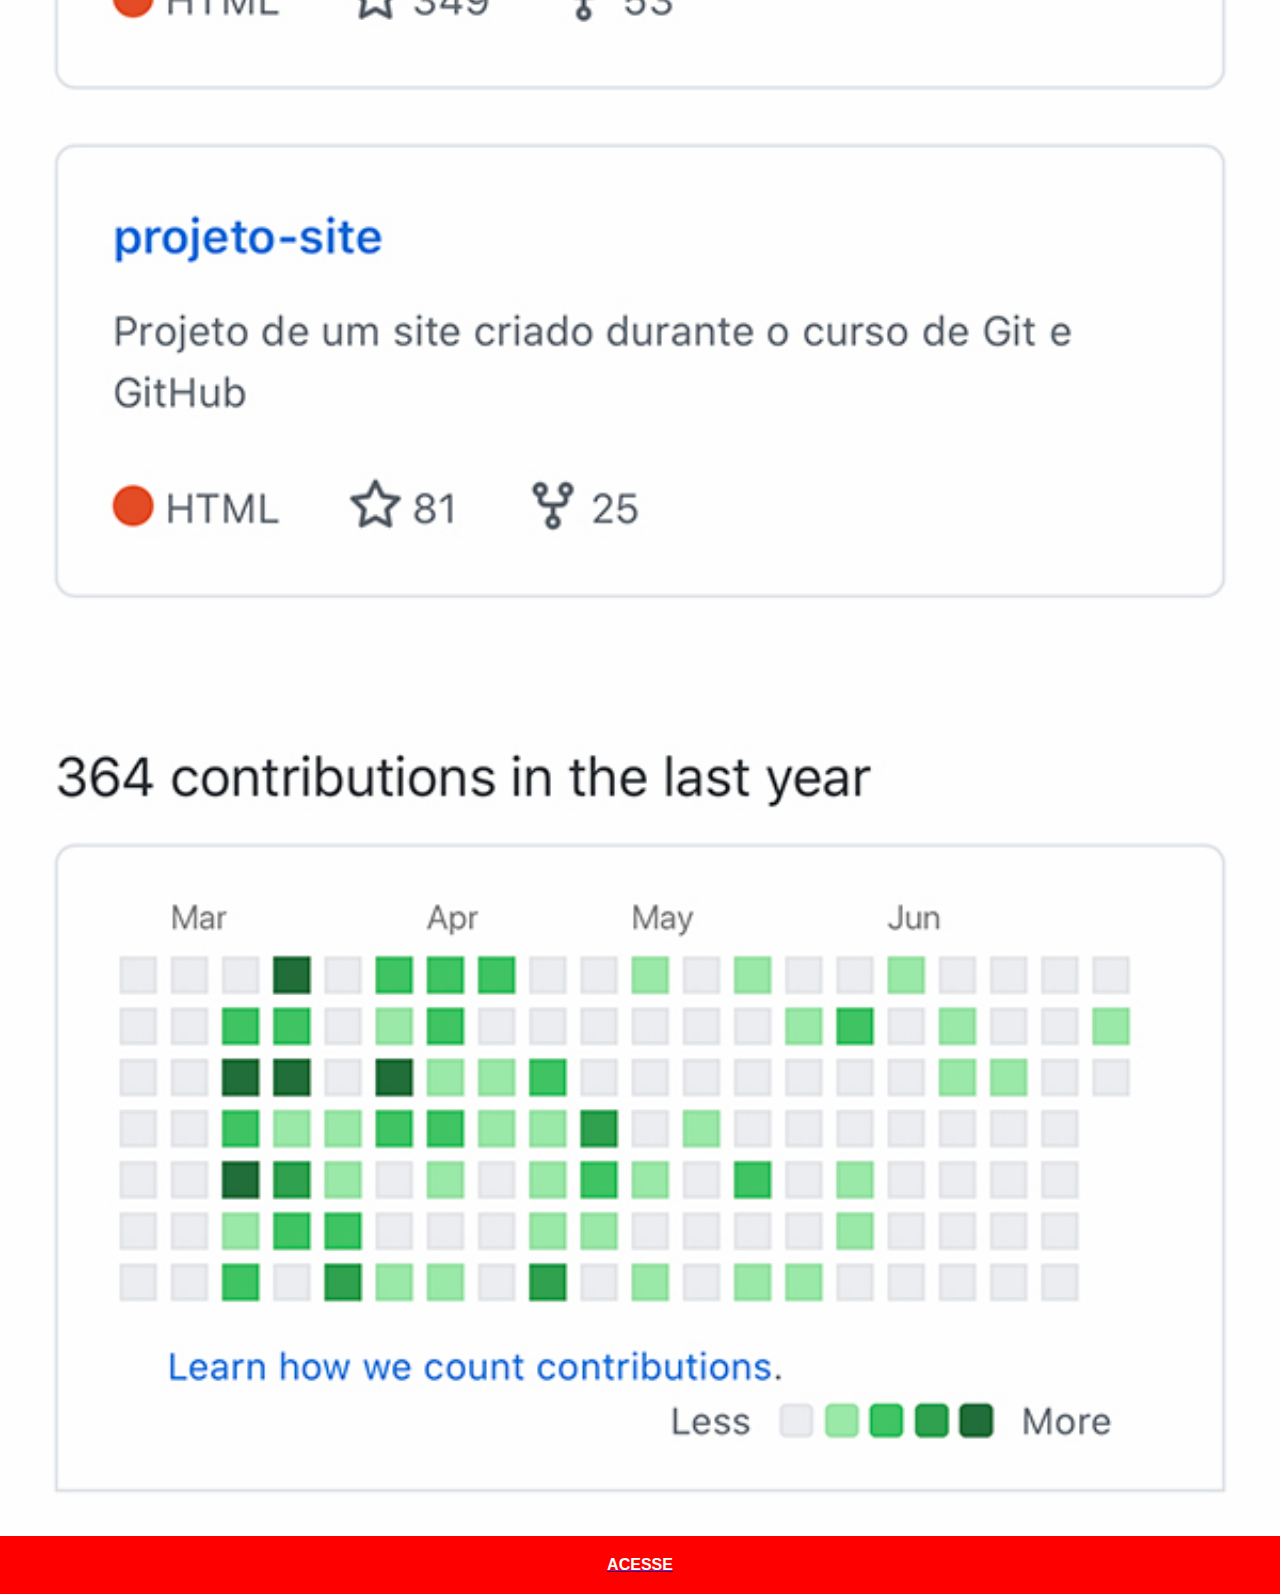
<file: github.html>
<!DOCTYPE html>
<html lang="pt-br">

<head>
    <meta charset="UTF-8">
    <meta name="viewport" content="width=device-width, initial-scale=1.0">
    <title>Document</title>
    <style>
        * {
            margin: 0;
            padding: 0;
        }

        img {
            width: 100%;
        }

        a > footer {
            background-color: red;
            color: white;
            font-family: Arial, Helvetica, sans-serif;
            padding: 20px;
            text-align: center;
            font-weight: bold;
        }
    </style>
</head>

<body>
    <img src="imagens/tela-github.jpg" alt="">
    <a href="https://github.com/gustavoguanabara" target="_blank">
        <footer>
            ACESSE
        </footer>
    </a>
</body>

</html>
</file>
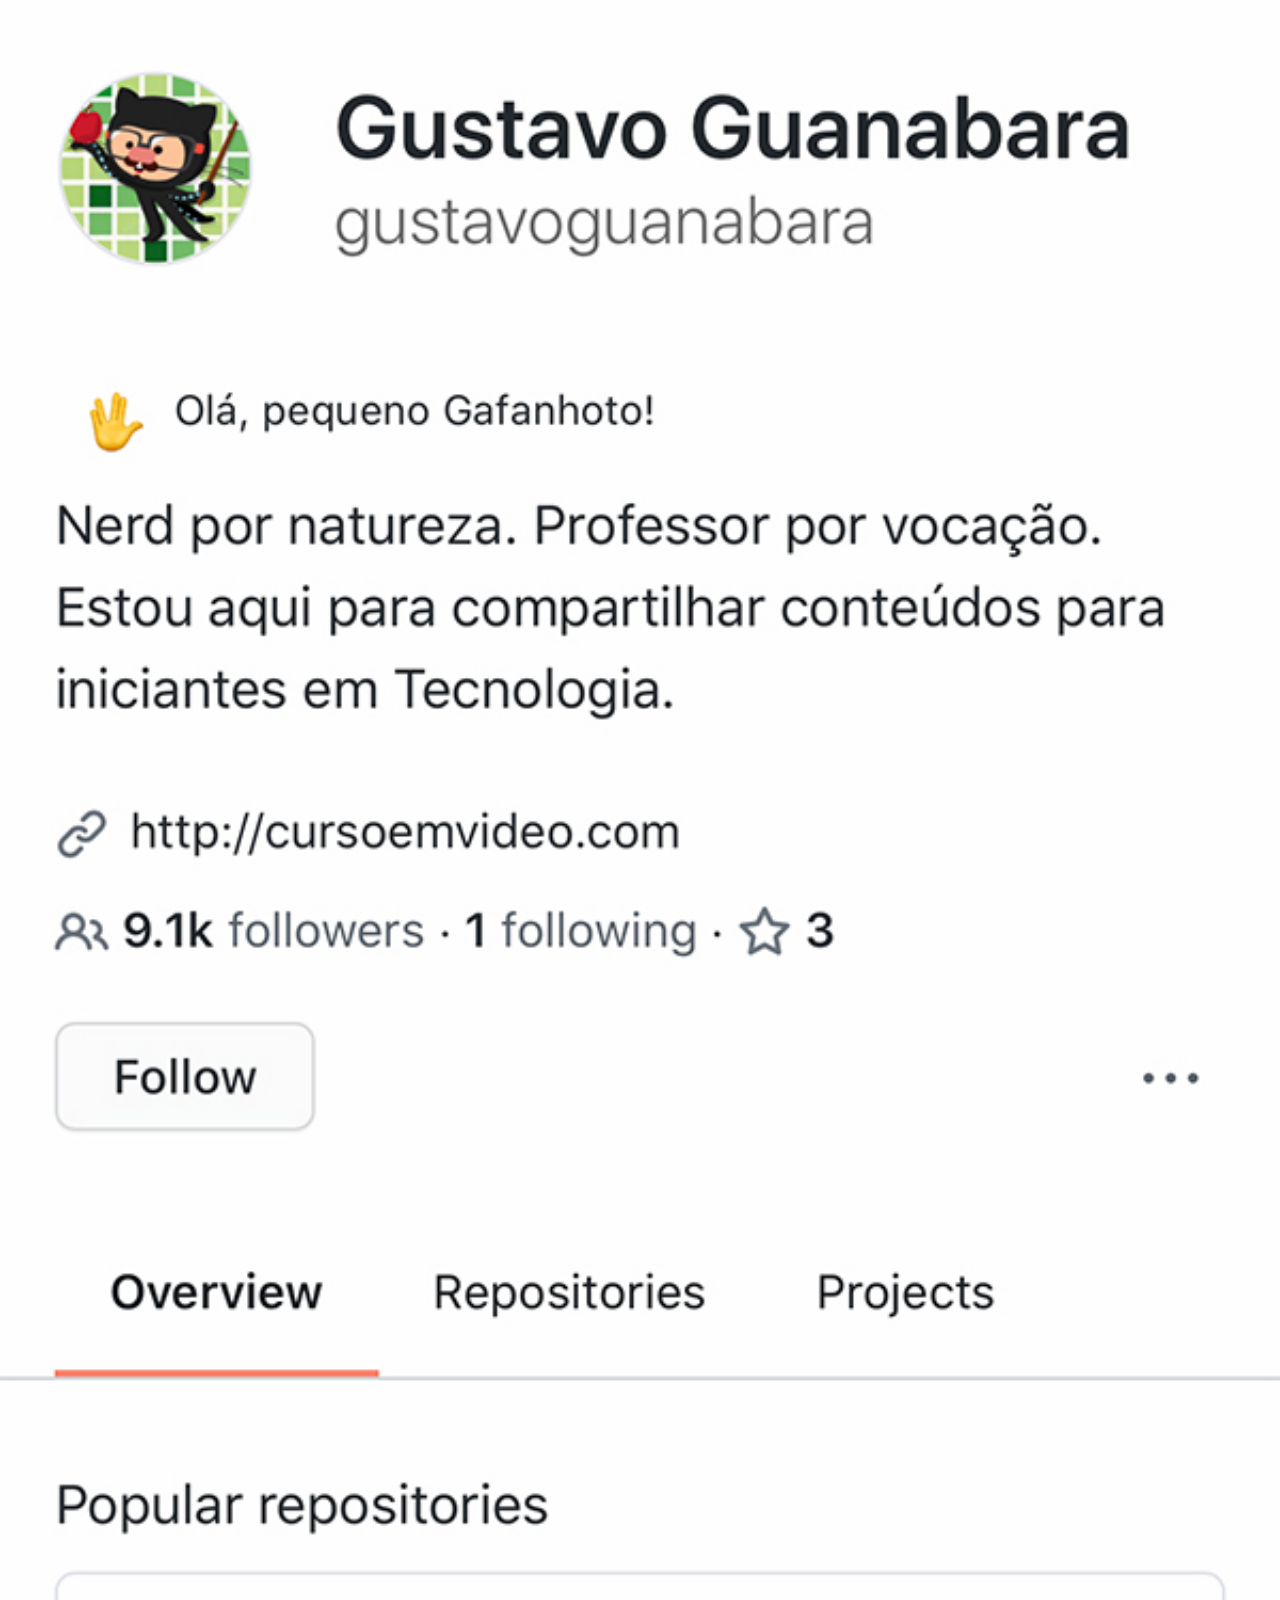
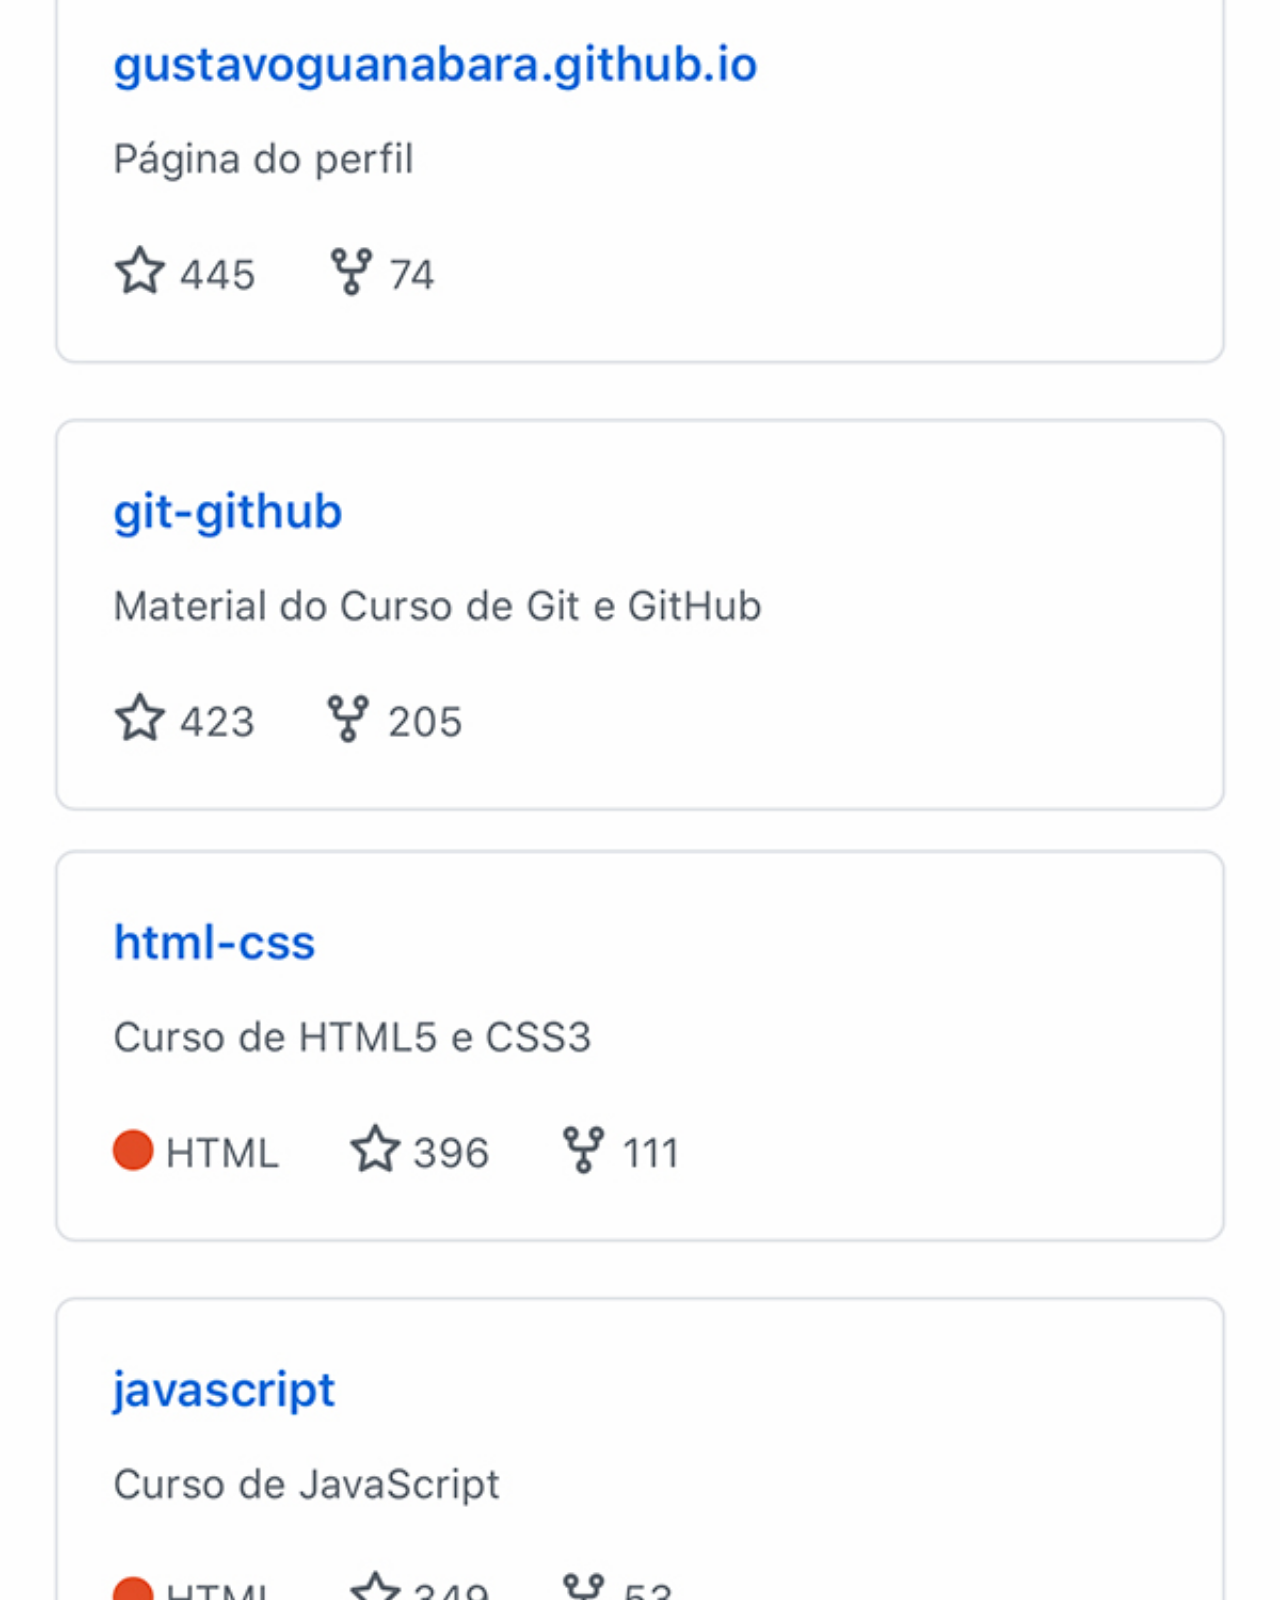
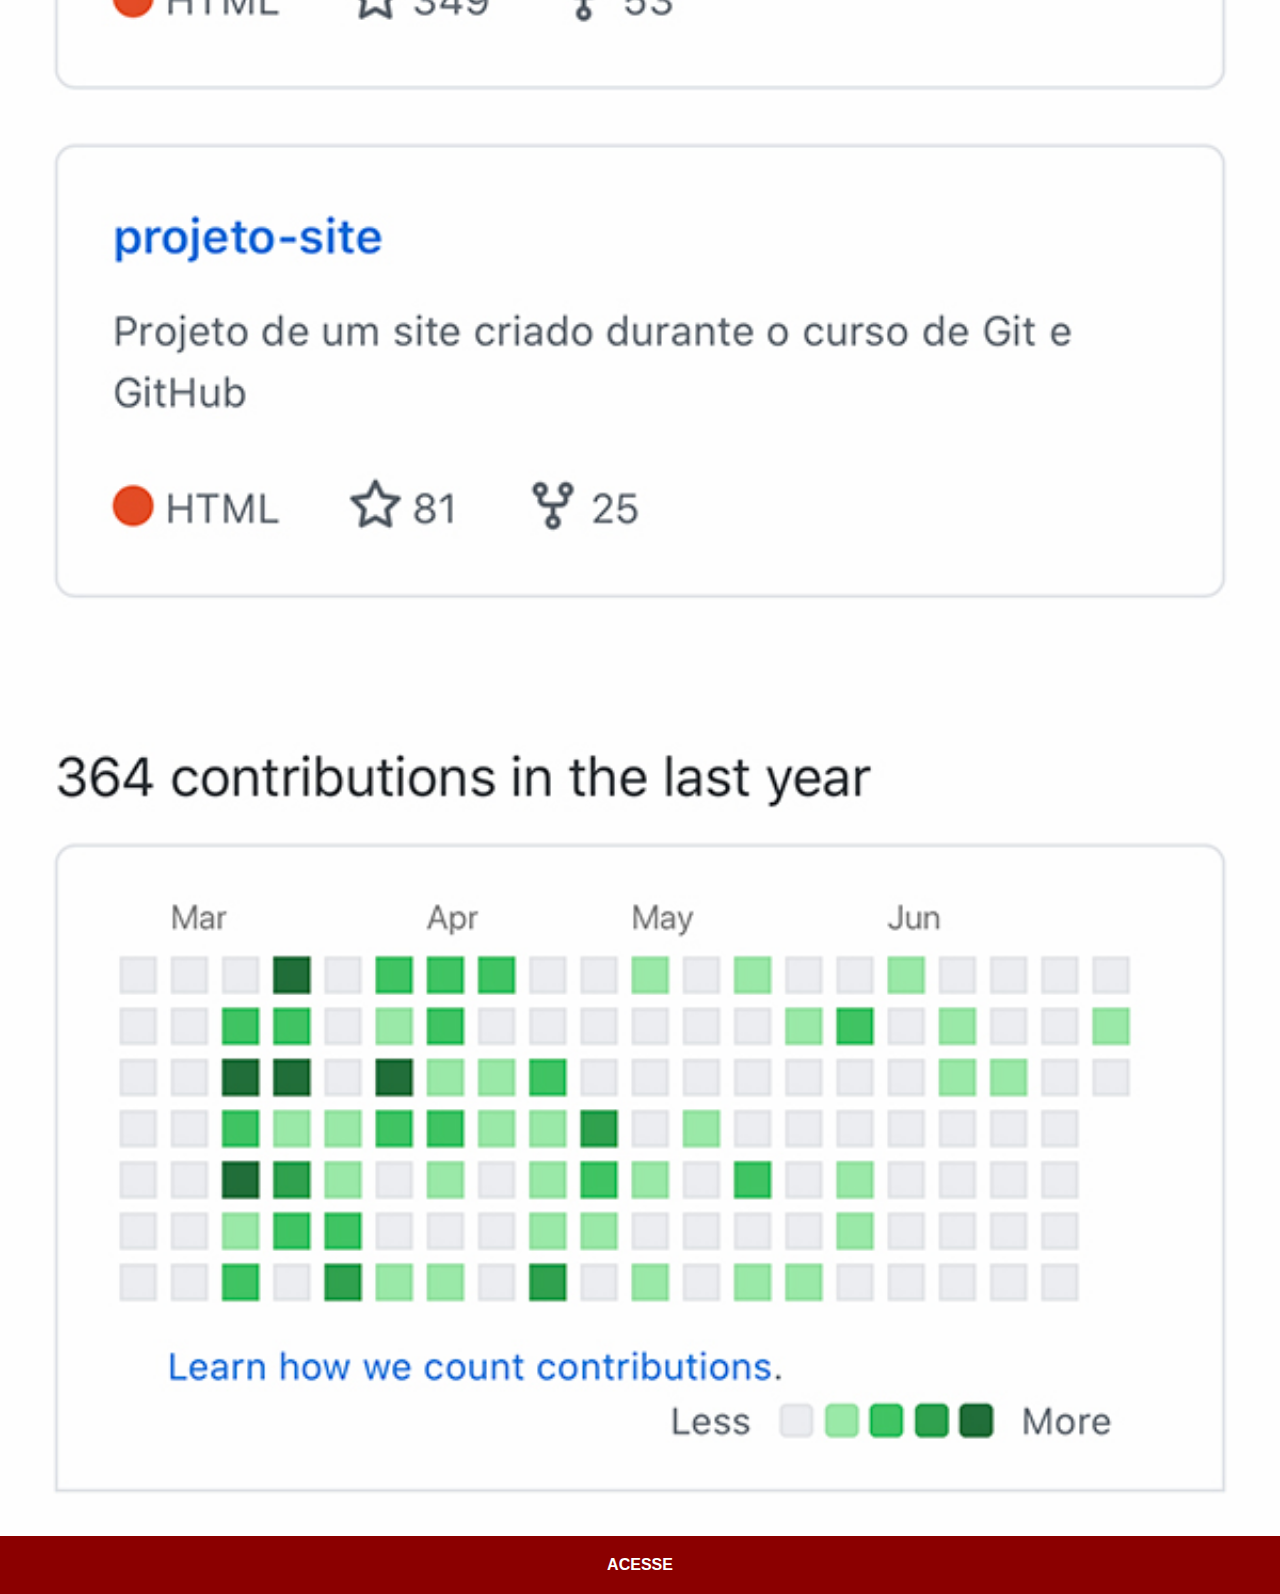
<file: github001.html>
<!DOCTYPE html>
<html lang="pt-br">
<head>
    <meta charset="UTF-8">
    <meta name="viewport" content="width=device-width, initial-scale=1.0">
    <title>GitHub</title>
    <link rel="stylesheet" href="social.css">
</head>
<body>
    <img src="imagens/tela-github.jpg" alt="">
    <a href="https://github.com/gustavoguanabara" target="_blank">ACESSE</a>
</body>
</html>
</file>
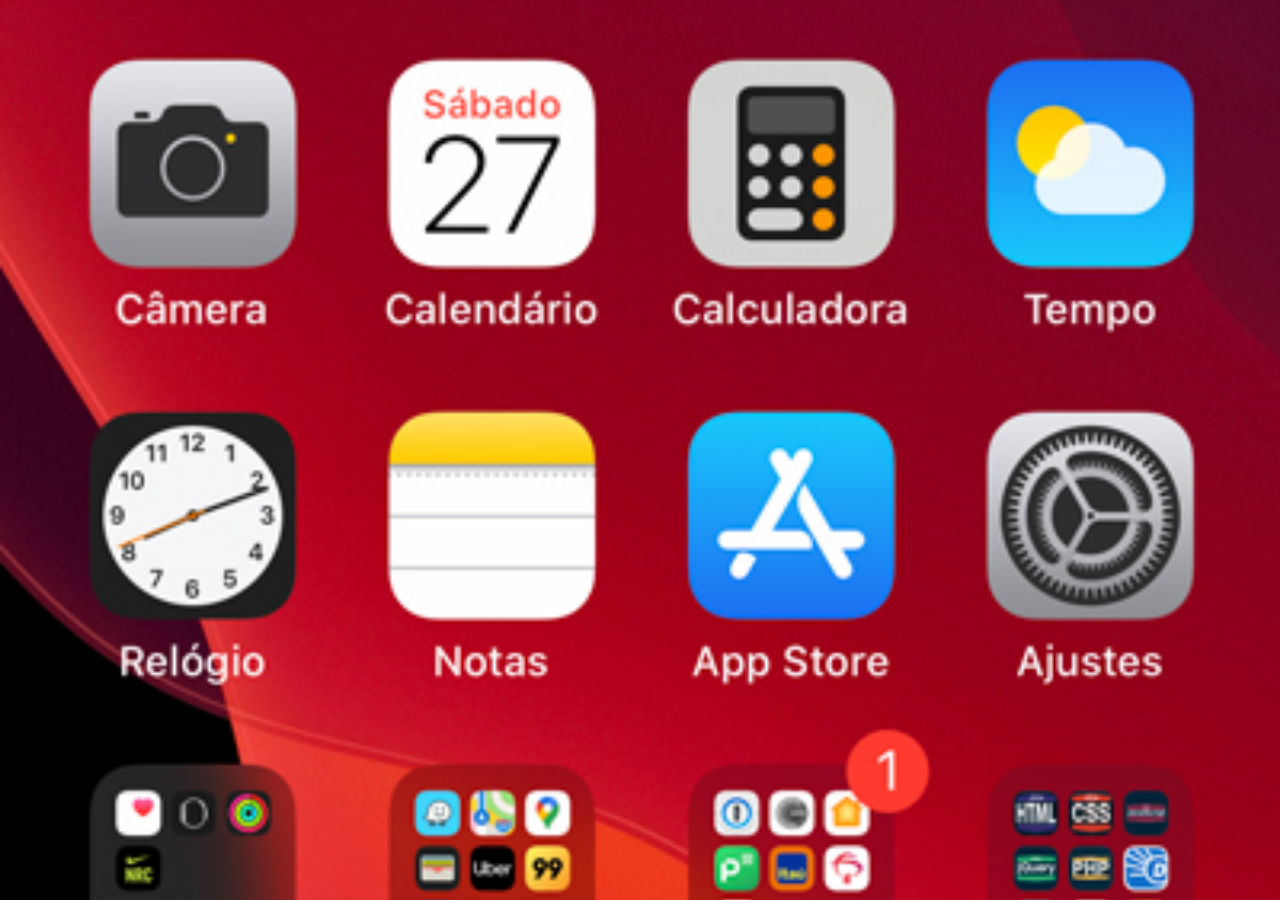
<file: home.html>
<!DOCTYPE html>
<html lang="pt-br">
<head>
    <meta charset="UTF-8">
    <meta name="viewport" content="width=device-width, initial-scale=1.0">
    <title>Document</title>
    <style>
        body {
            background-image: url(imagens/tela-home.jpg);
            background-size: 100%;
        }
    </style>
</head>
<body>
    
</body>
</html>
</file>
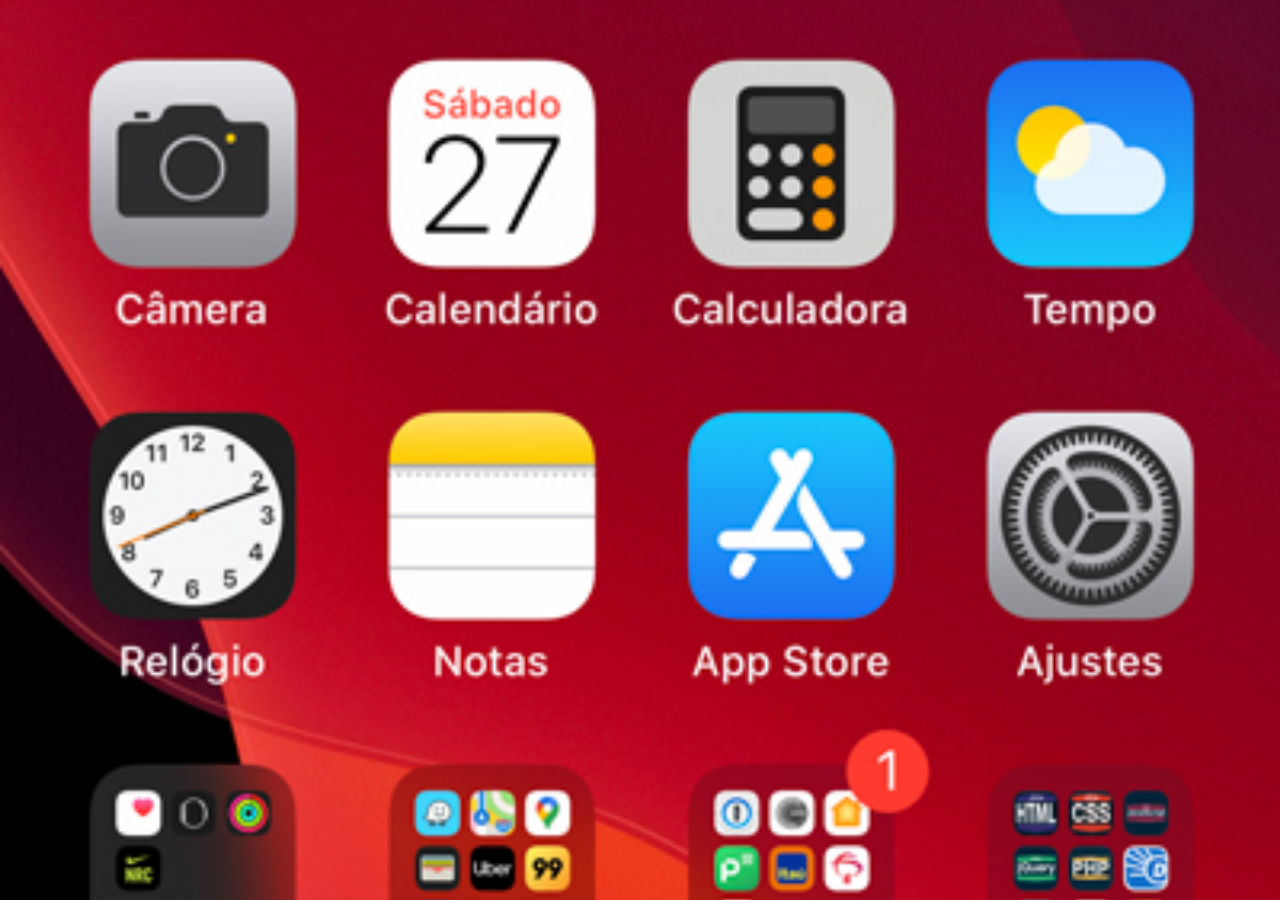
<file: home001.html>
<!DOCTYPE html>
<html lang="pt-br">
<head>
    <meta charset="UTF-8">
    <meta name="viewport" content="width=device-width, initial-scale=1.0">
    <title>Home</title>
    <style>
        * {
            margin: 0;
            padding: 0;
        }

        body {
            width: 100vw;
            height: 100vh;
            background-color: black;
            background-image: url(imagens/tela-home.jpg);
            background-position: top center;
            background-repeat: no-repeat;
            background-size: cover;
        }
    </style>
</head>
<body>
    
</body>
</html>
</file>
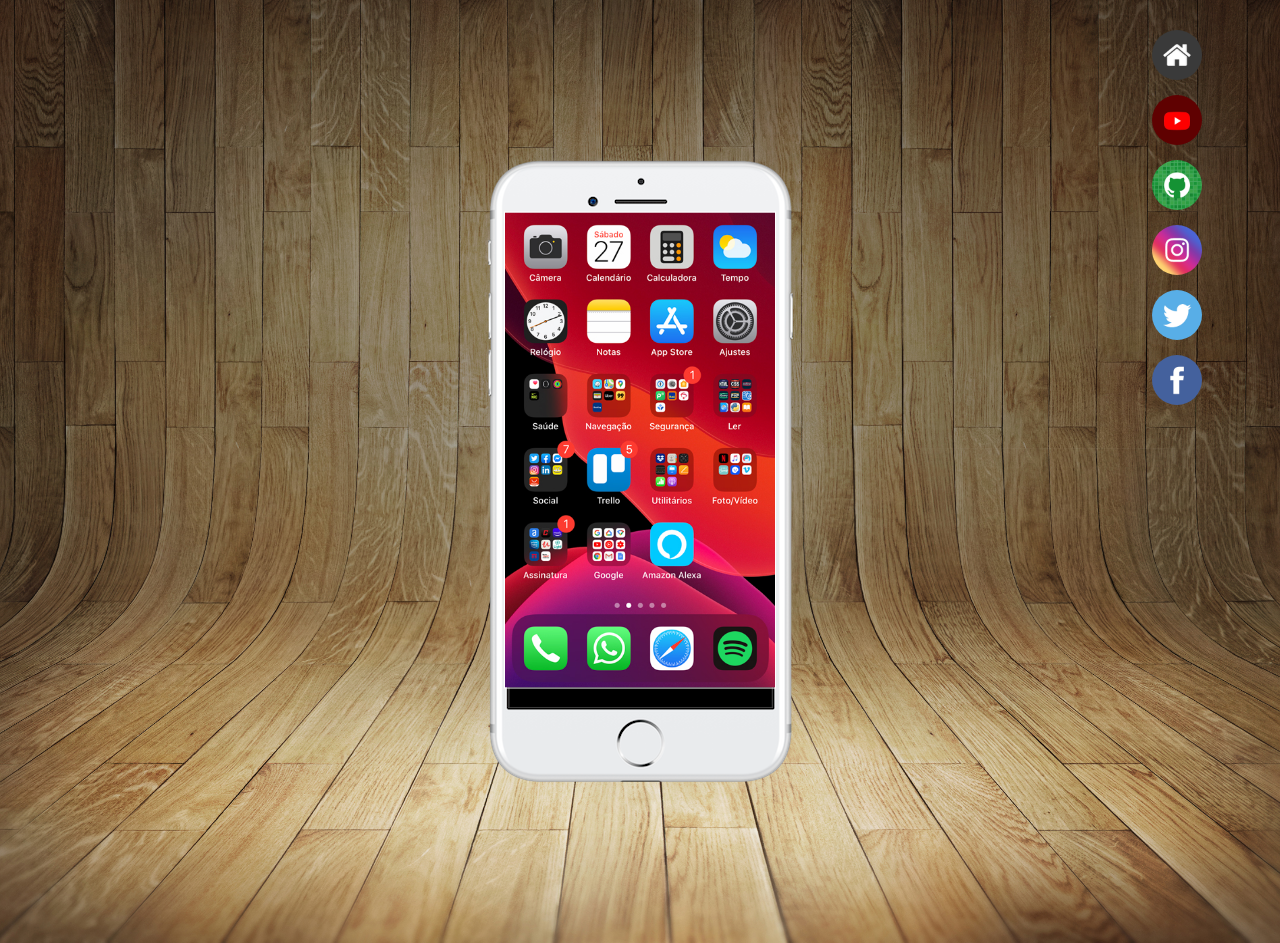
<file: index-teste.html>
<!DOCTYPE html>
<html lang="pt-br">
<head>
    <meta charset="UTF-8">
    <meta name="viewport" content="width=device-width, initial-scale=1.0">
    <title>Projeto Social</title>
    <link rel="shortcut icon" href="favicon.ico" type="image/x-icon">
    <link rel="stylesheet" href="style-teste.css">
</head>
<body>
    <img src="imagens/frame-iphone.png" alt="" class="iphone">
    <iframe src="home.html" name="telefone"></iframe>
    <div class="botoes">
        <a href="home.html" target="telefone"><img src="imagens/logo-home.jpg" alt=""></a>
        <a href="youtube.html" target="telefone"><img src="imagens/logo-youtube.jpg" alt=""></a>
        <a href="github.html" target="telefone"><img src="imagens/logo-github.jpg" alt=""></a>
        <a href="instagram.html" target="telefone"><img src="imagens/logo-instagram.jpg" alt=""></a>
        <a href="twitter.html" target="telefone"><img src="imagens/logo-twitter.jpg" alt=""></a>
        <a href="facebook.html" target="telefone"><img src="imagens/logo-facebook.jpg" alt=""></a>
    </div>
</pre>
</body>
</html>
</file>
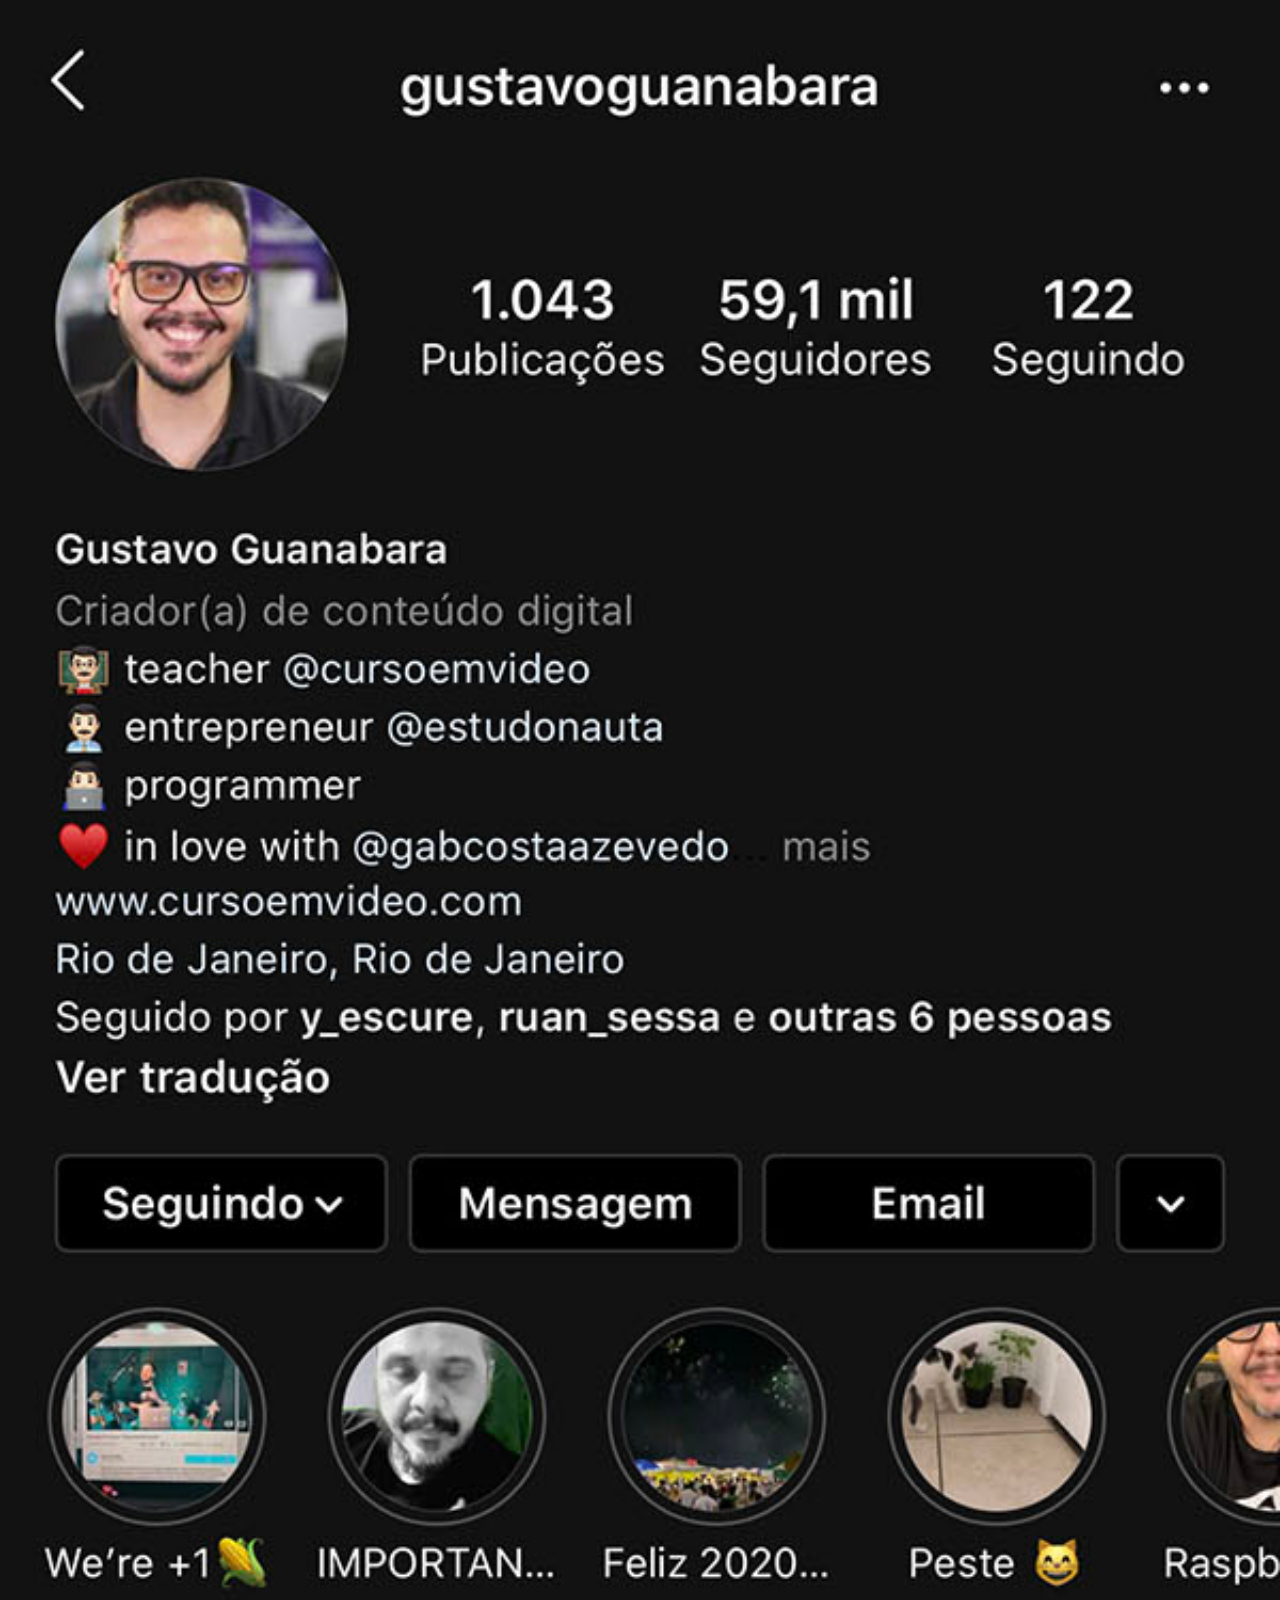
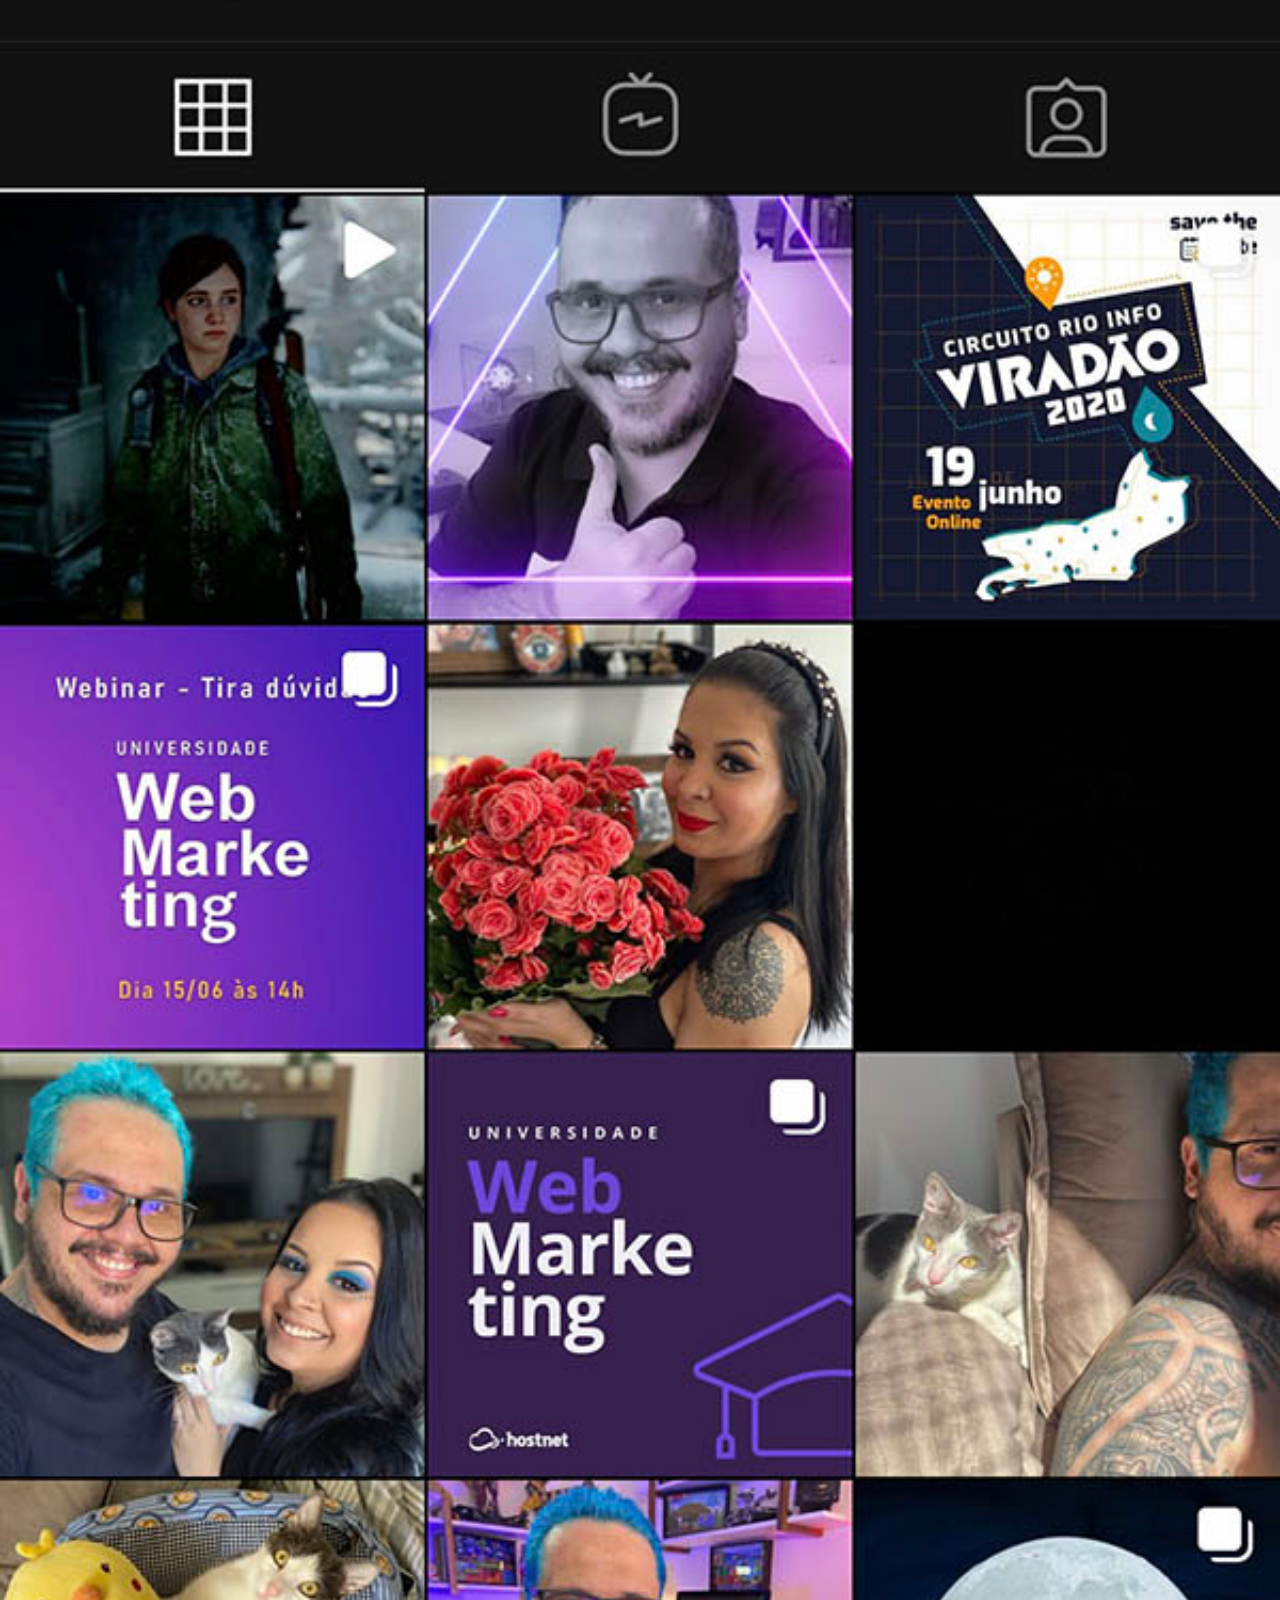
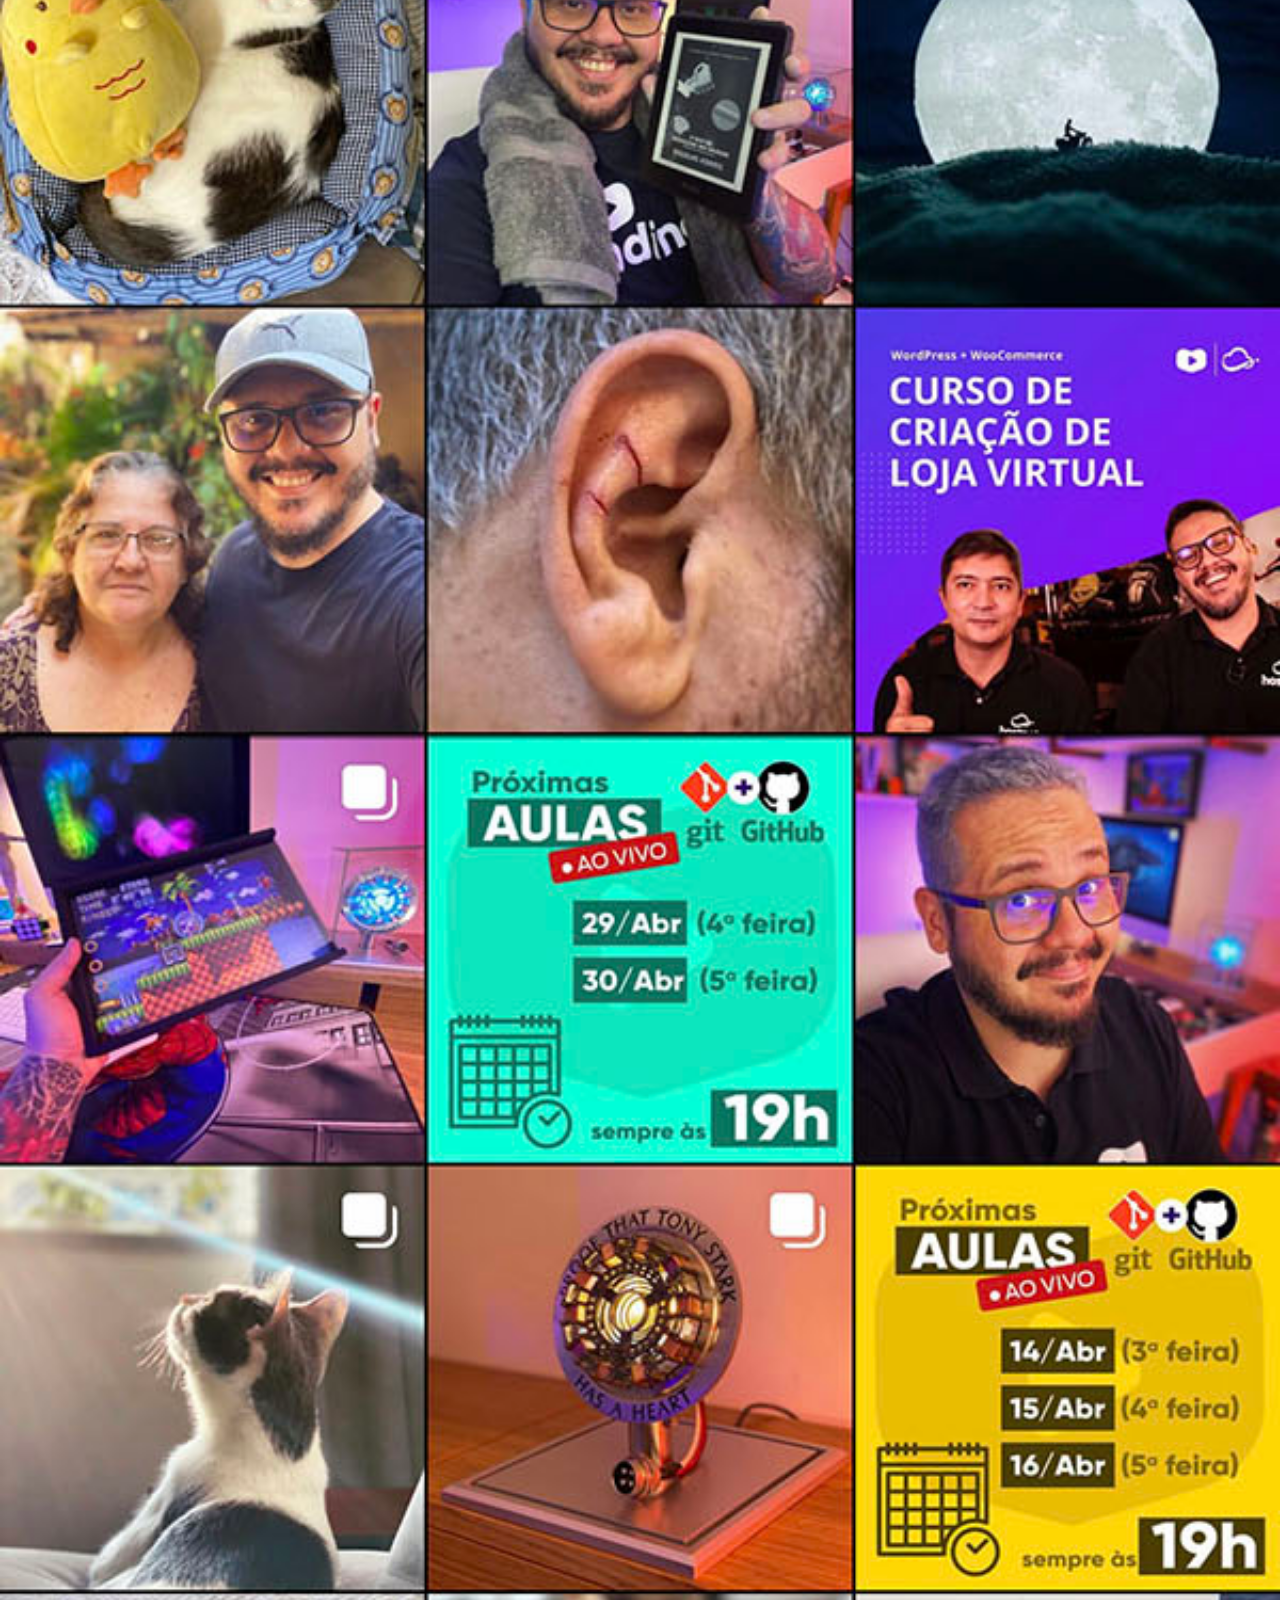
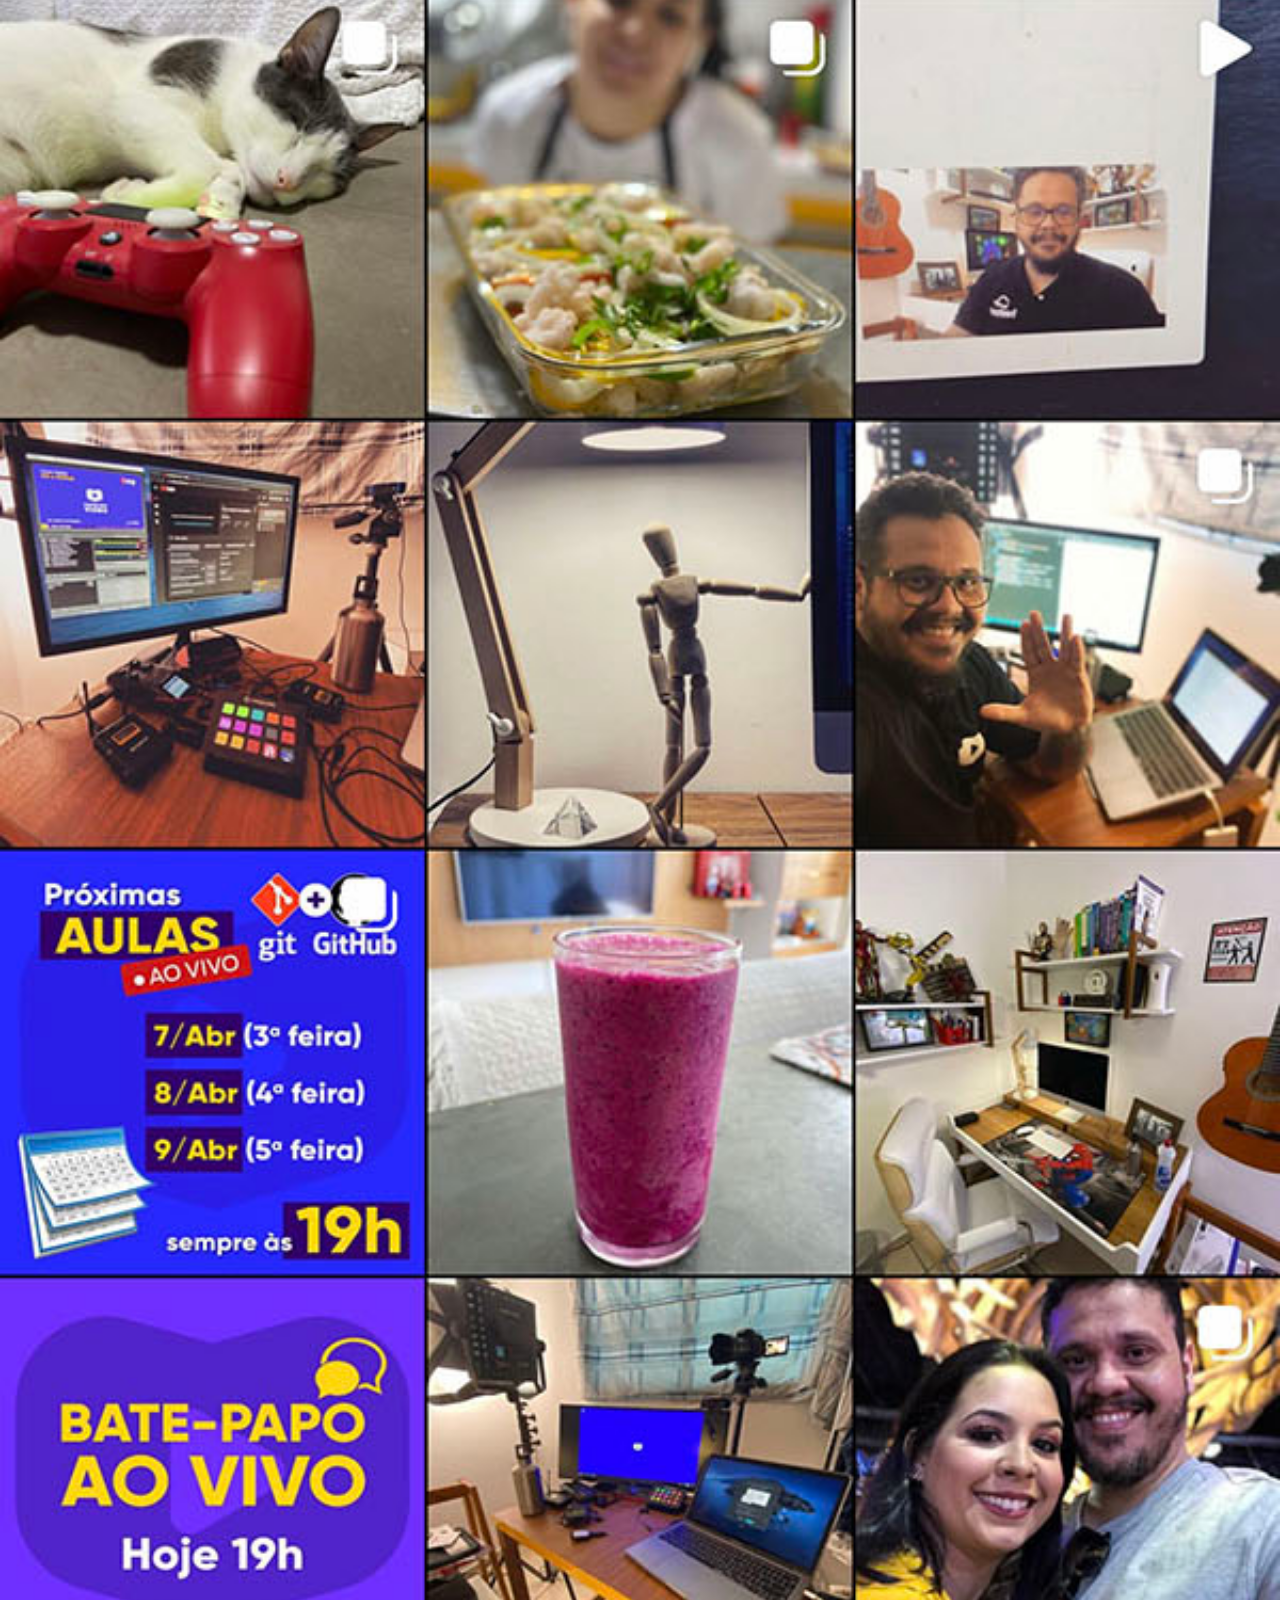
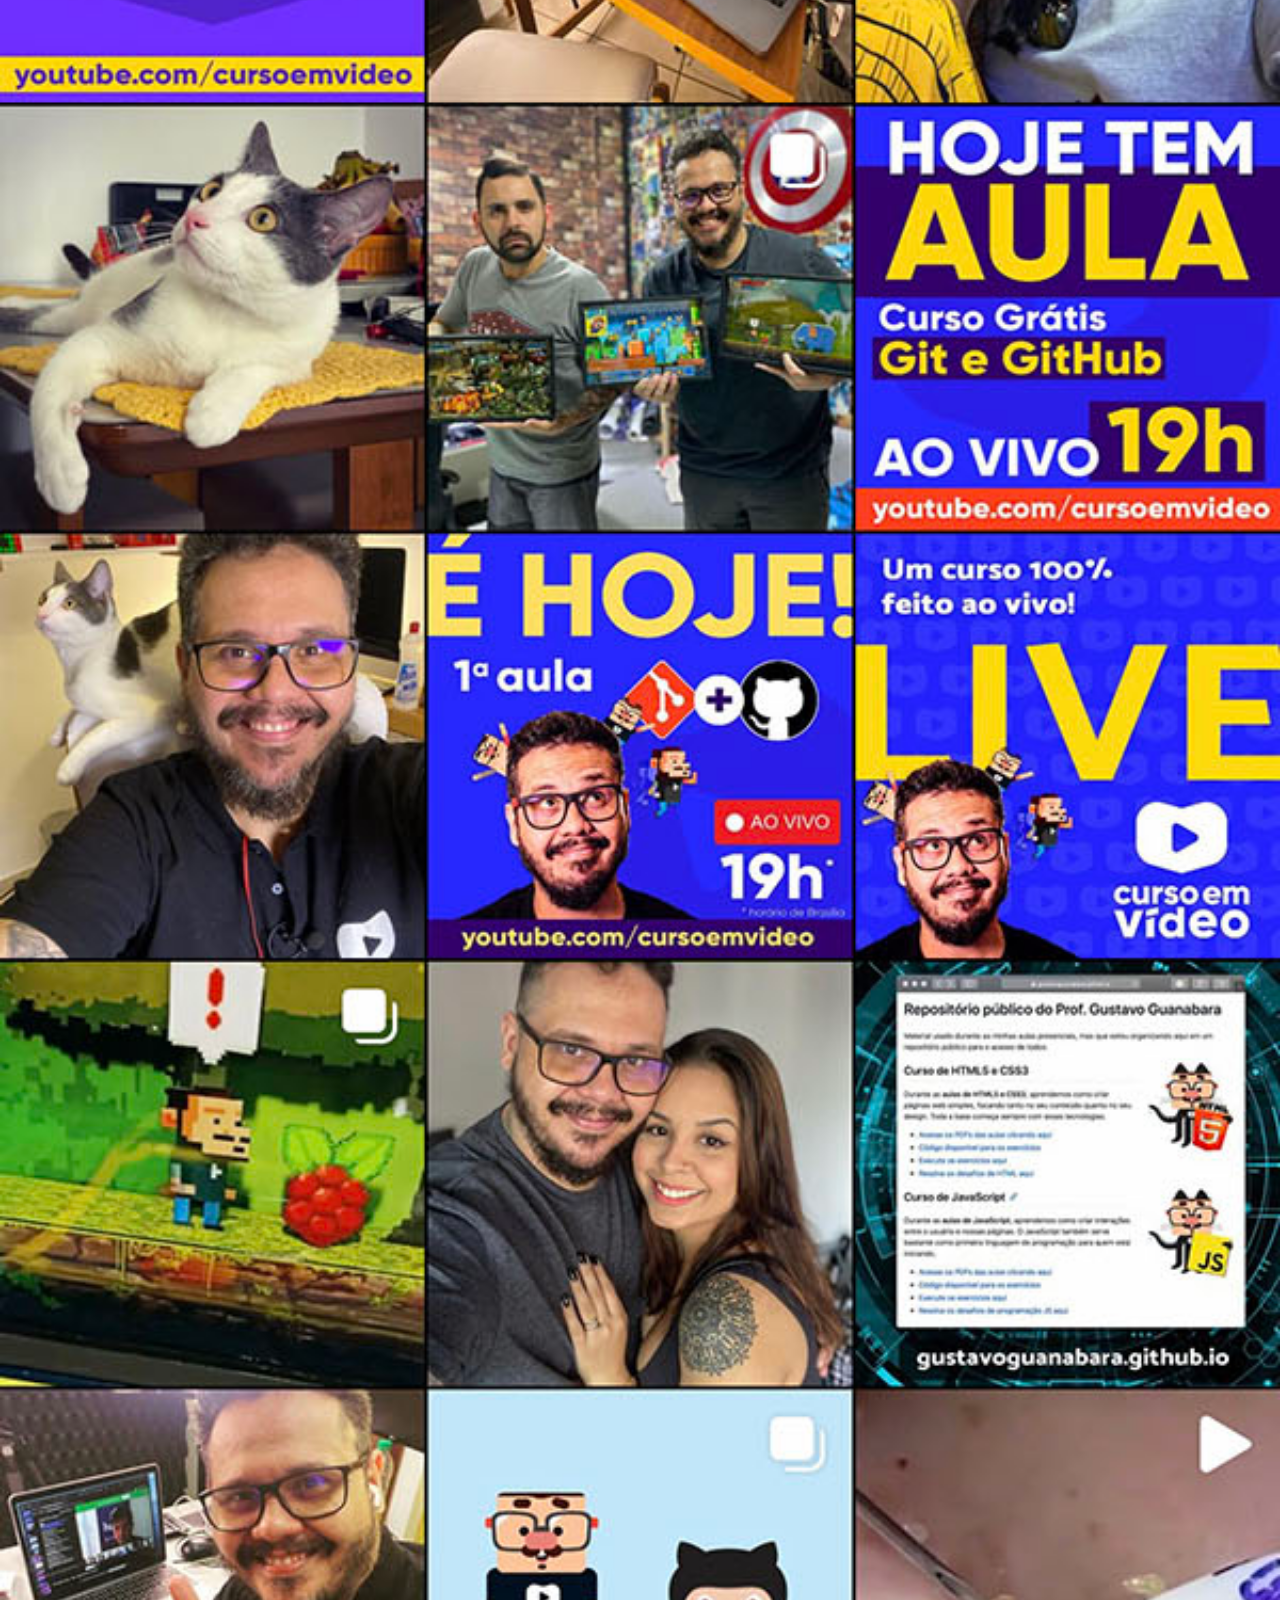
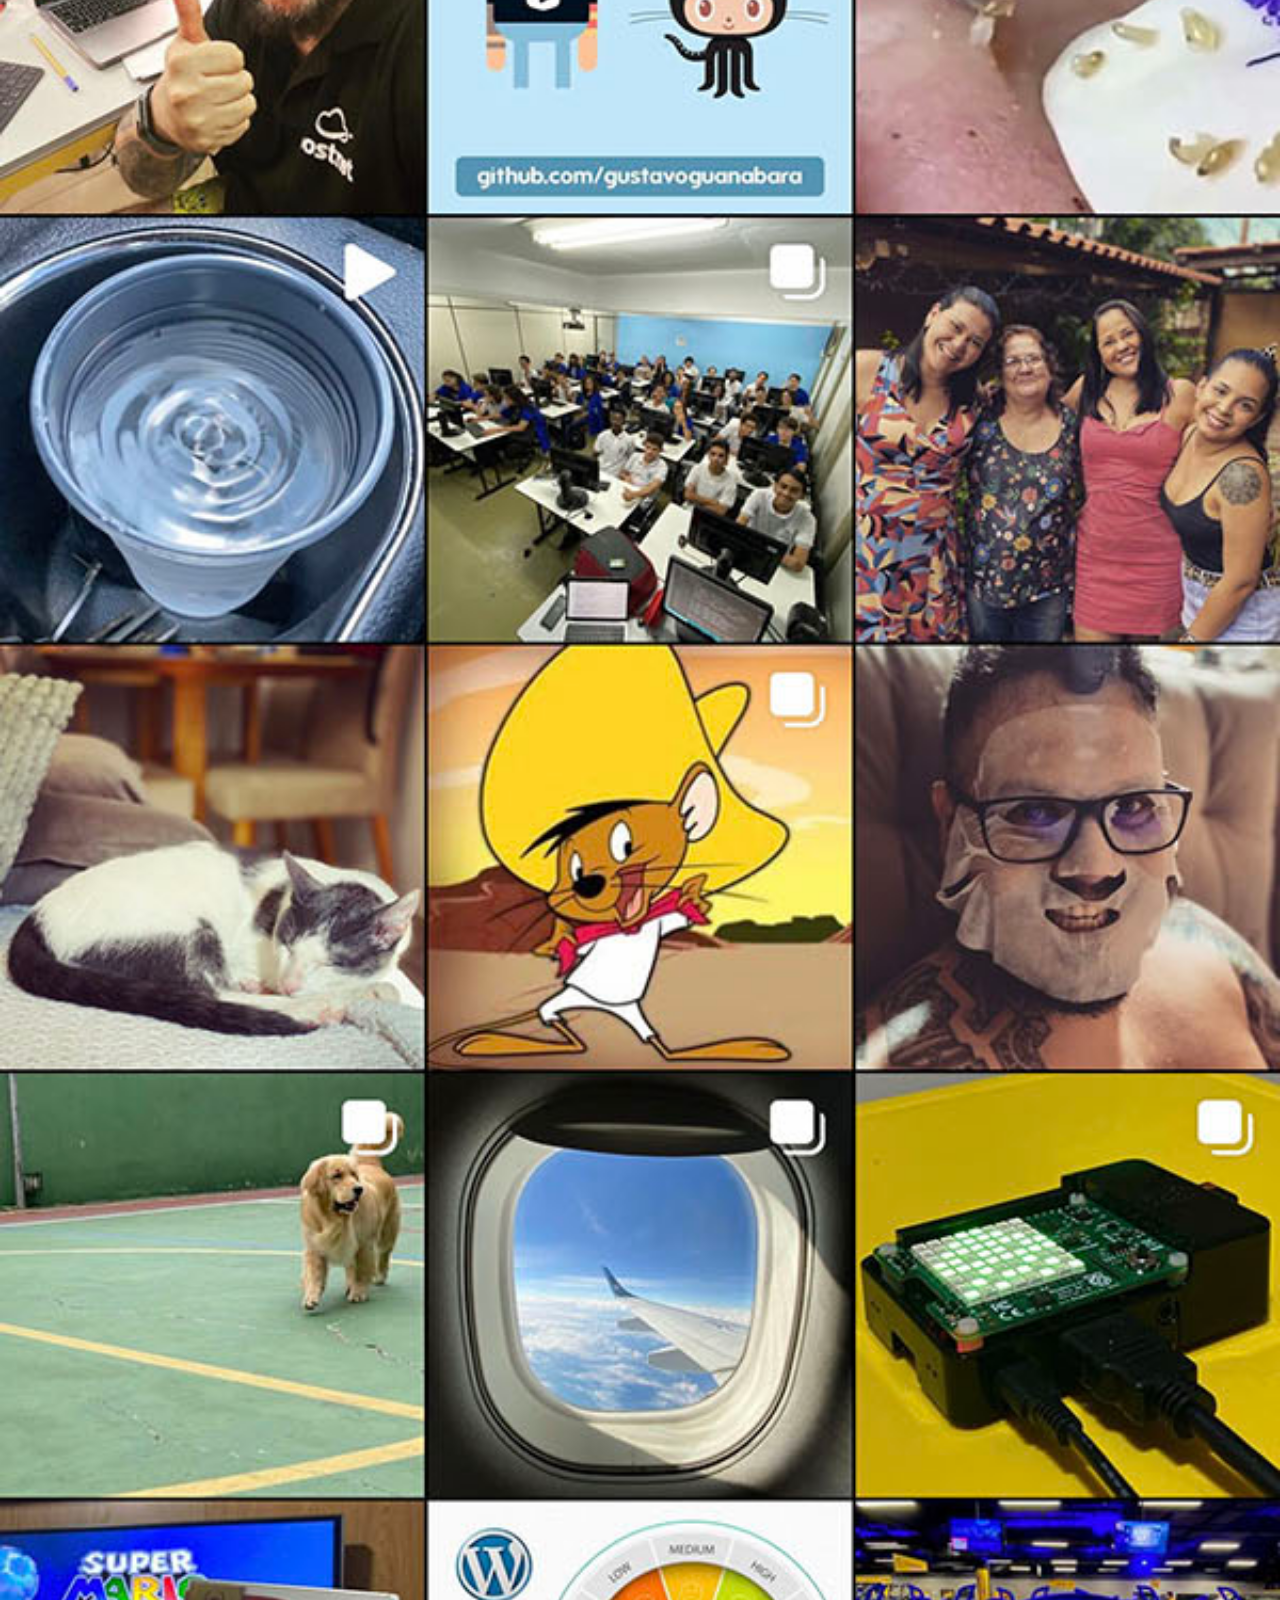
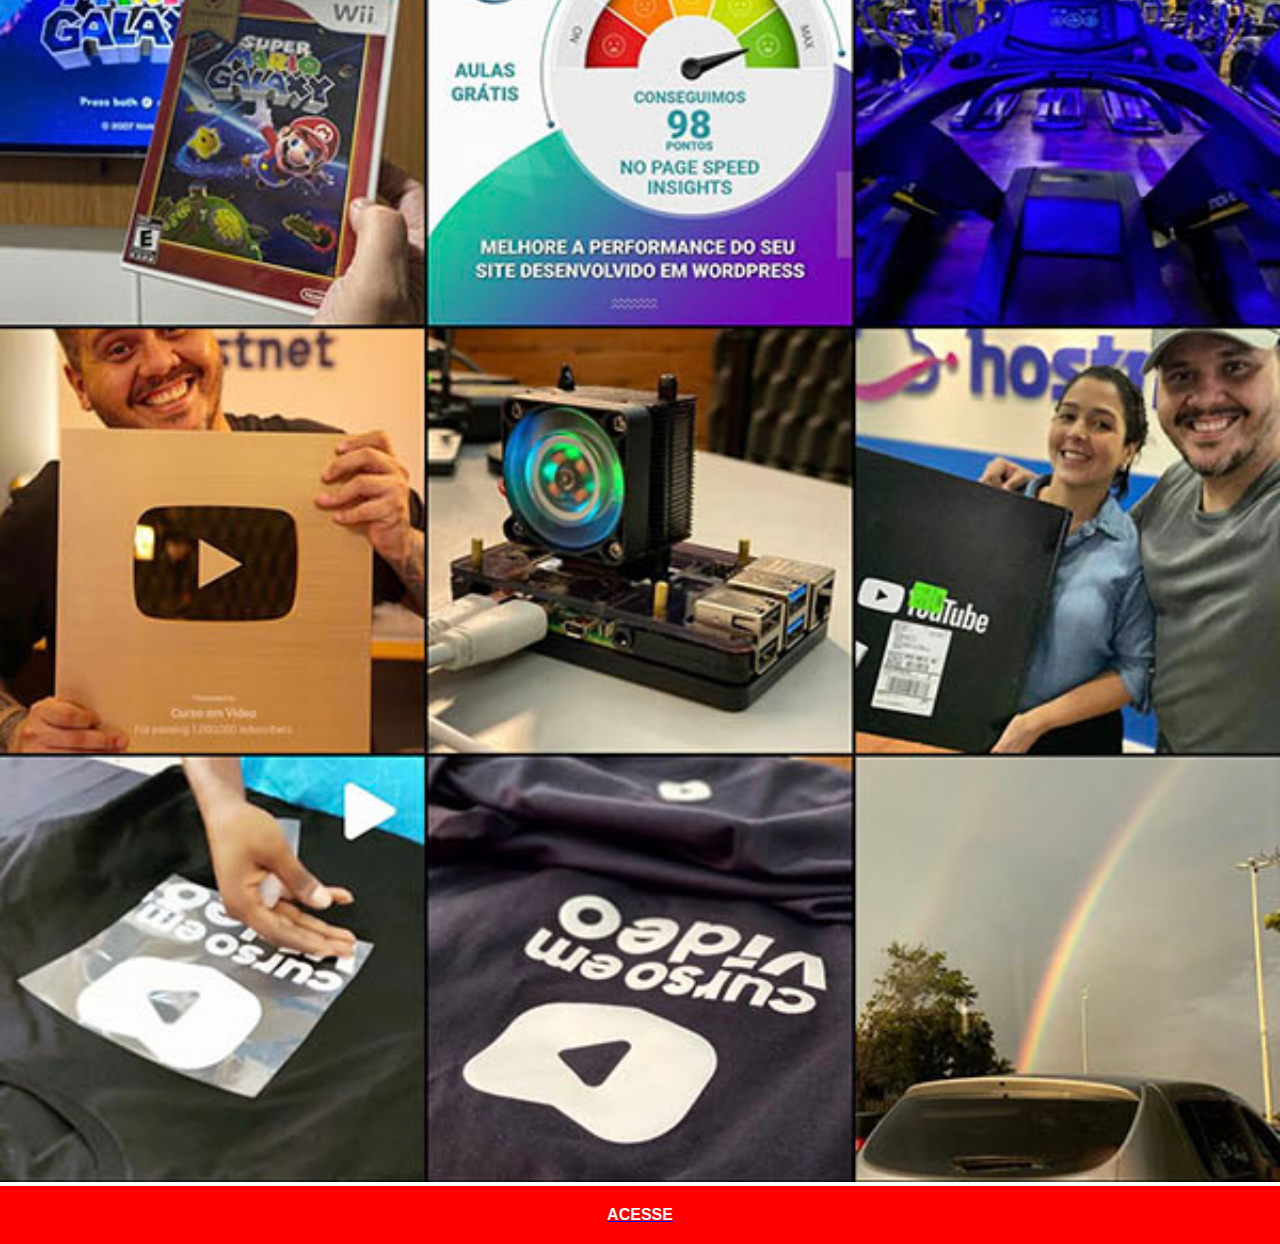
<file: instagram.html>
<!DOCTYPE html>
<html lang="pt-br">

<head>
    <meta charset="UTF-8">
    <meta name="viewport" content="width=device-width, initial-scale=1.0">
    <title>Document</title>
    <style>
        * {
            margin: 0;
            padding: 0;
        }

        img {
            width: 100%;
        }

        a > footer {
            background-color: red;
            color: white;
            font-family: Arial, Helvetica, sans-serif;
            padding: 20px;
            text-align: center;
            font-weight: bold;
        }
    </style>
</head>

<body>
    <img src="imagens/tela-instagram.jpg" alt="">
    <a href="#" target="_blank">
        <footer>
            ACESSE
        </footer>
    </a>
</body>

</html>
</file>
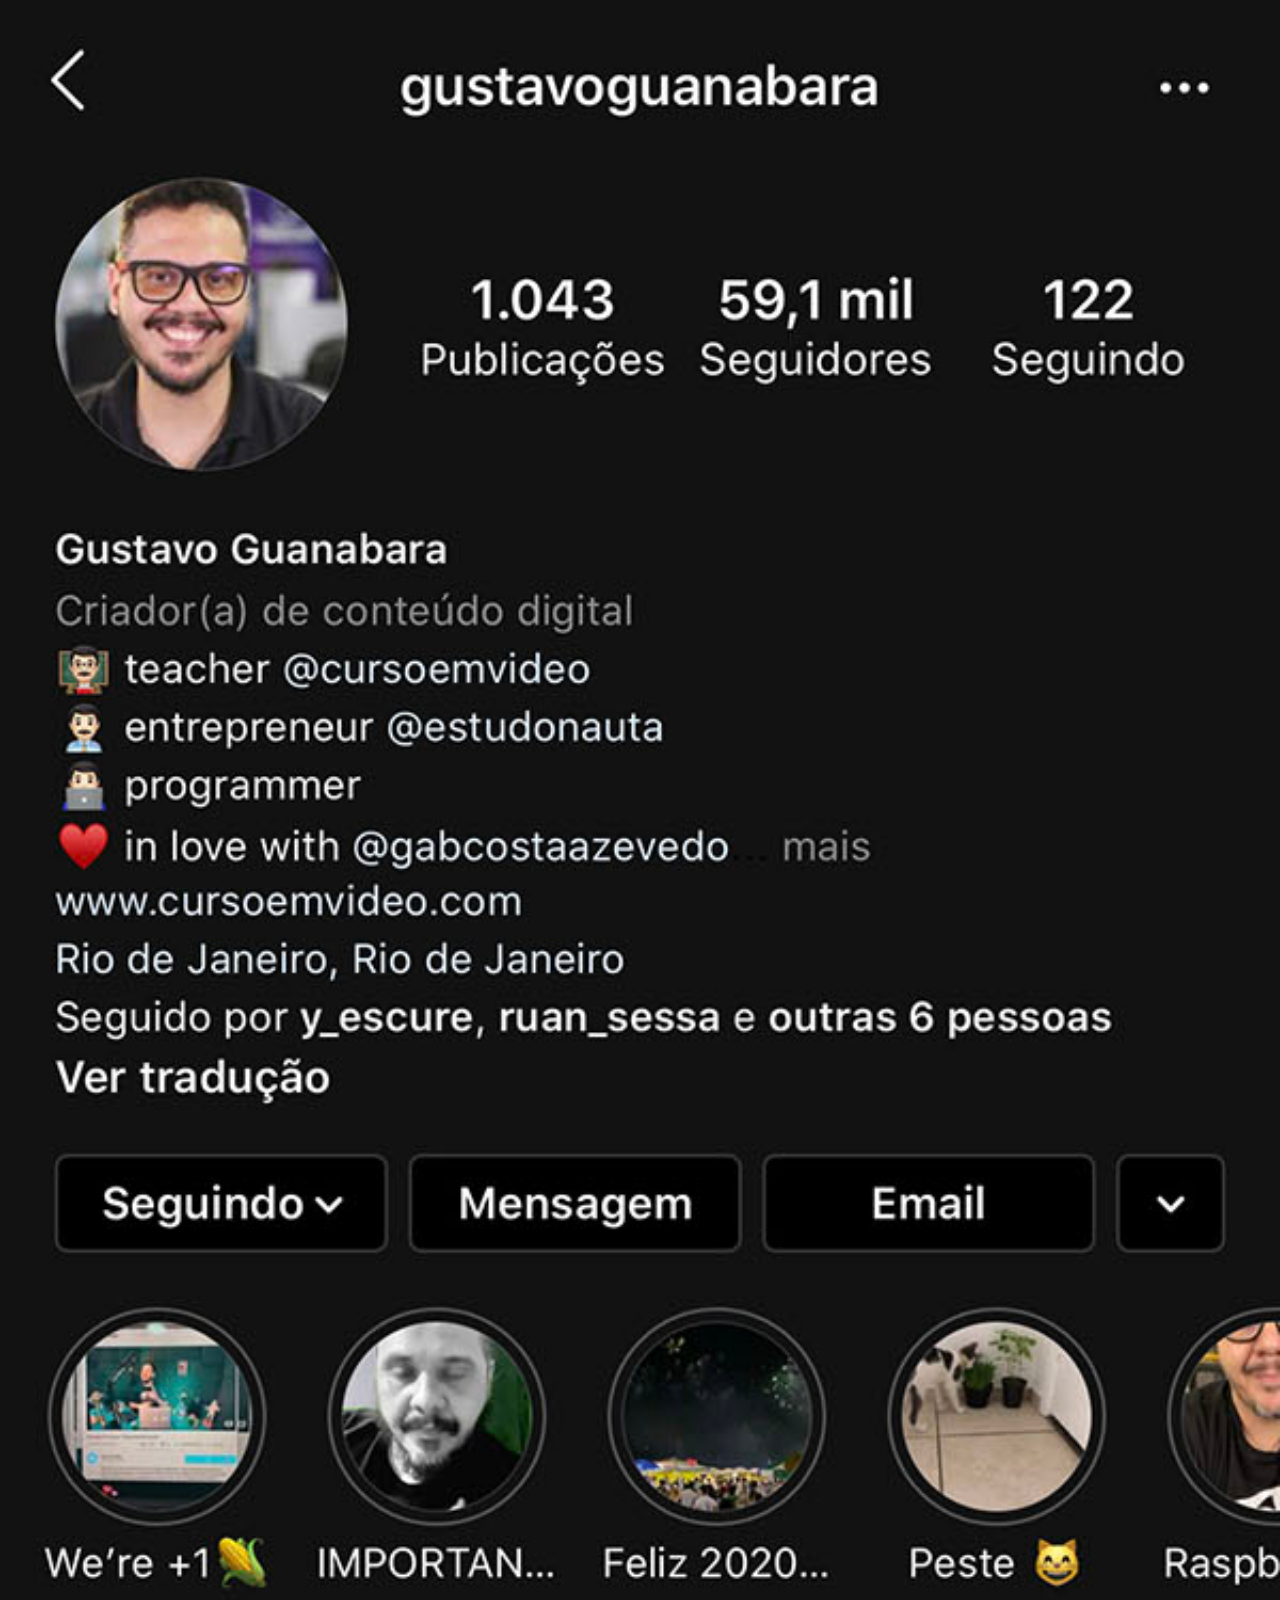
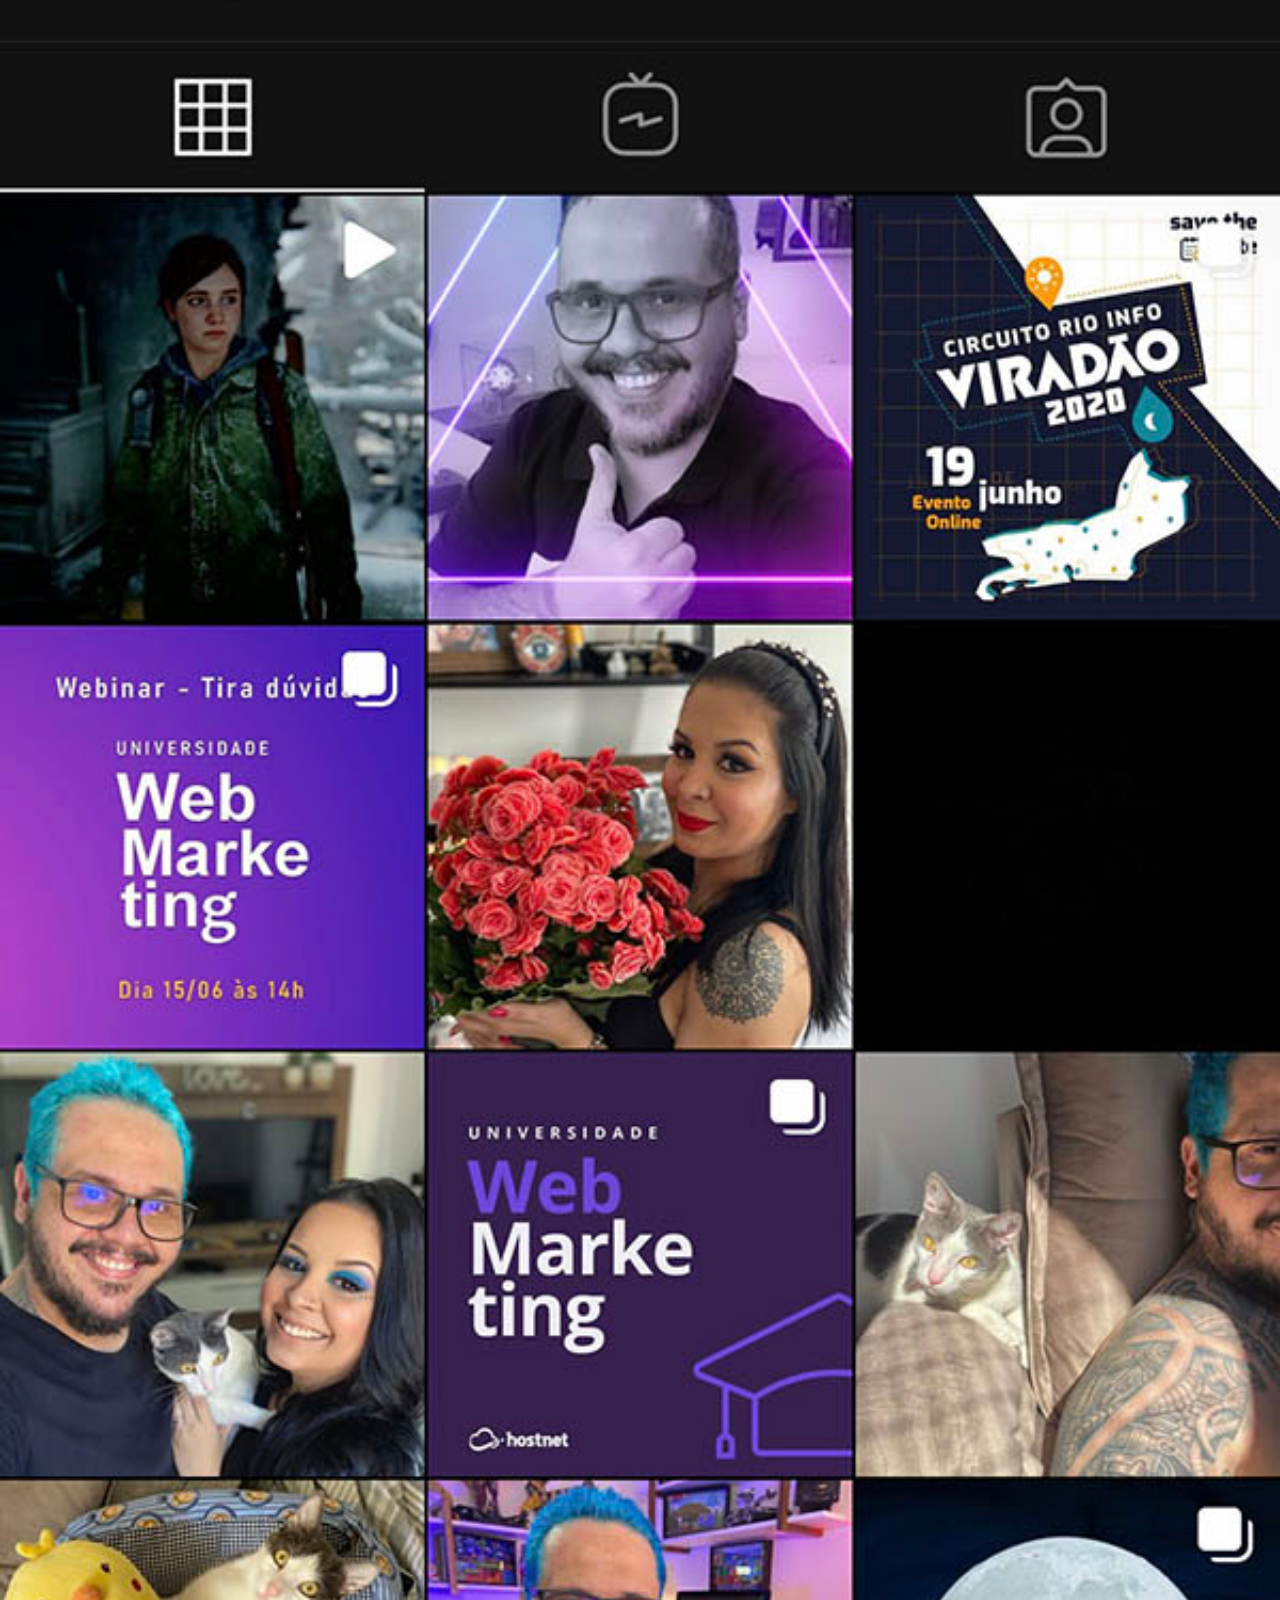
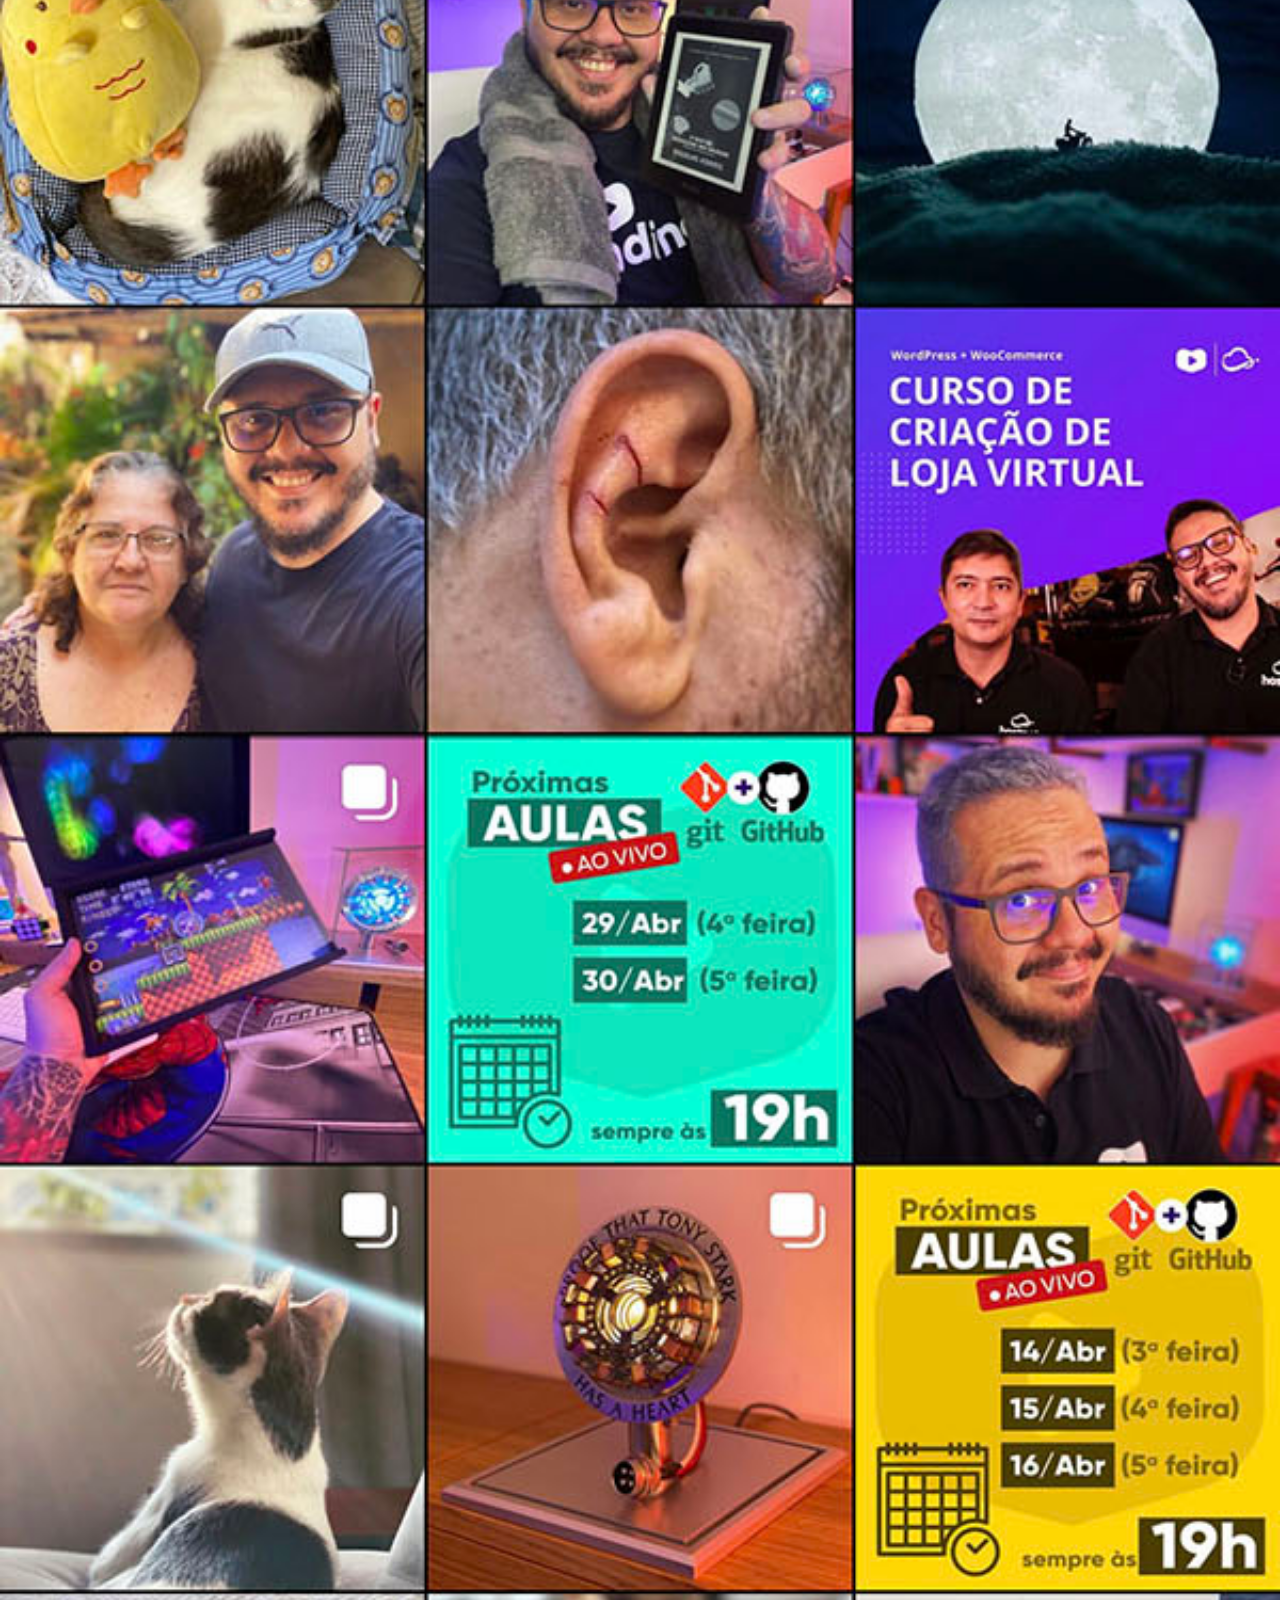
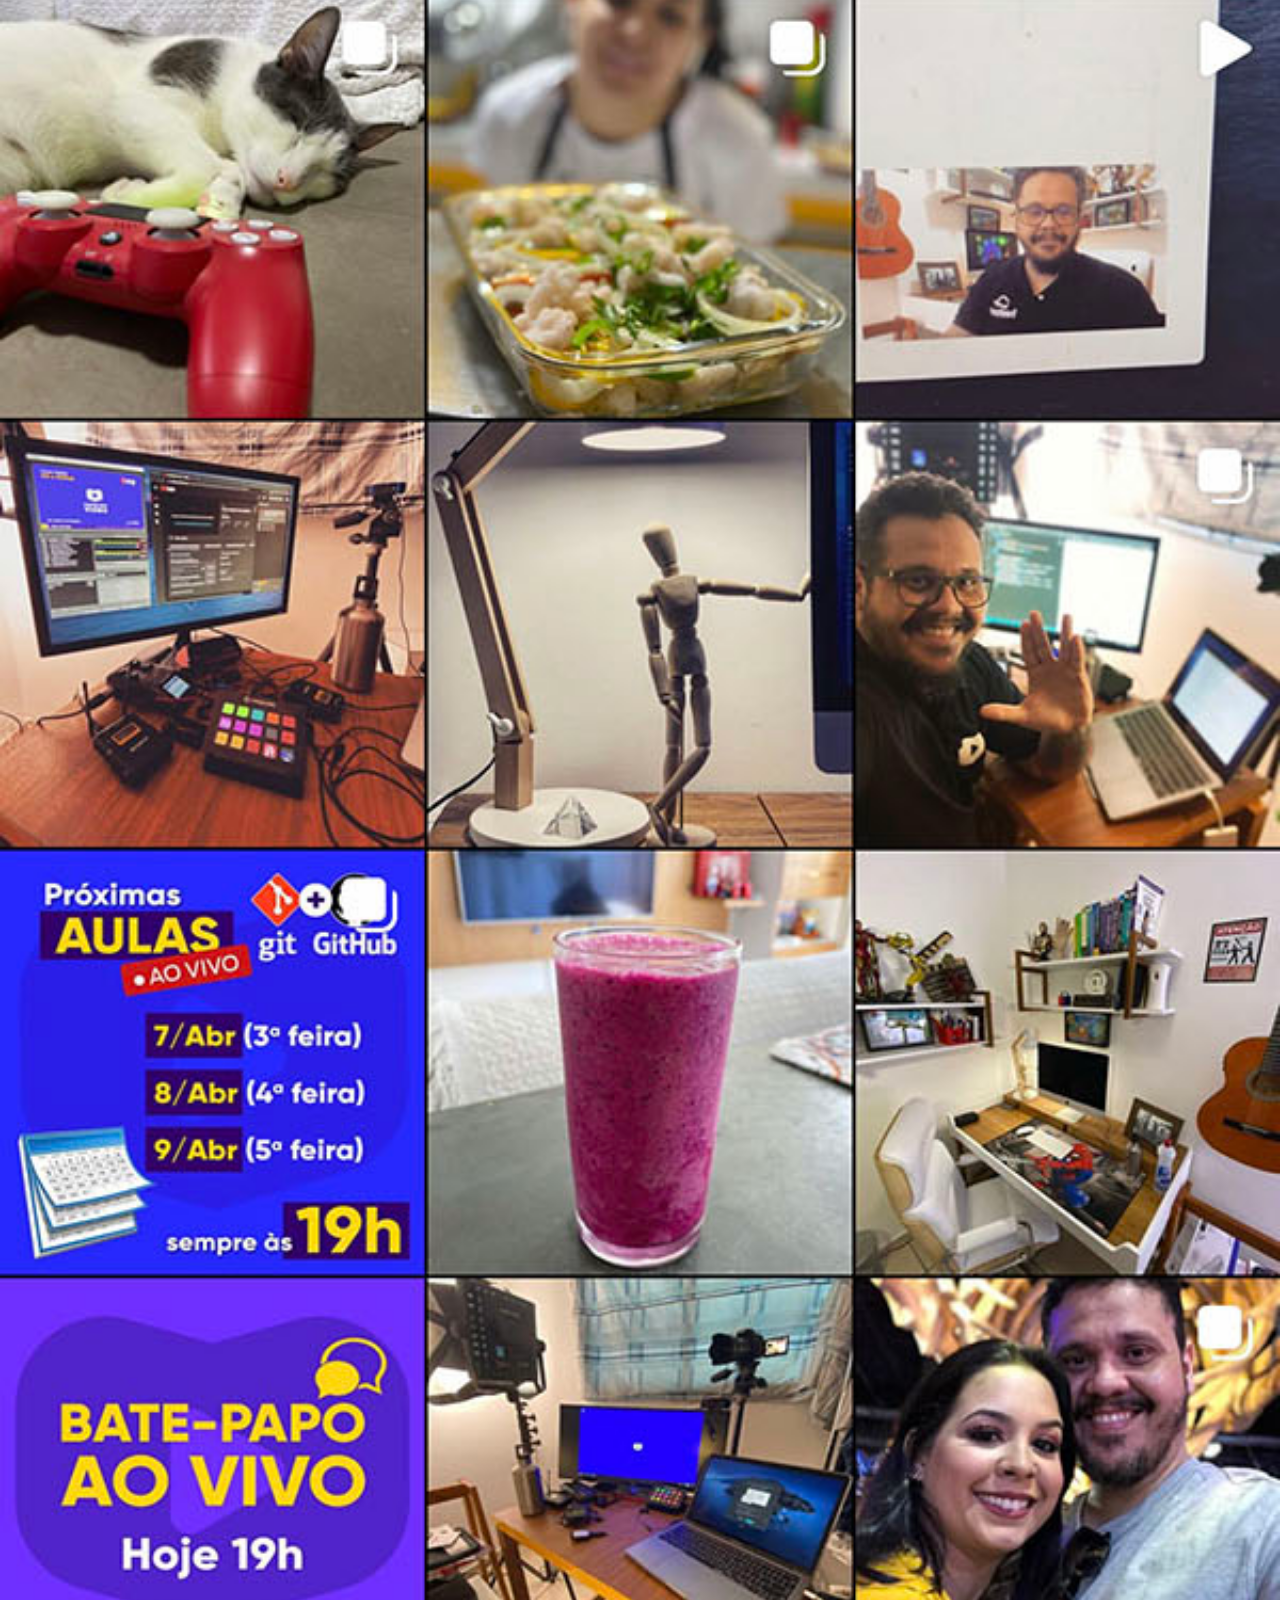
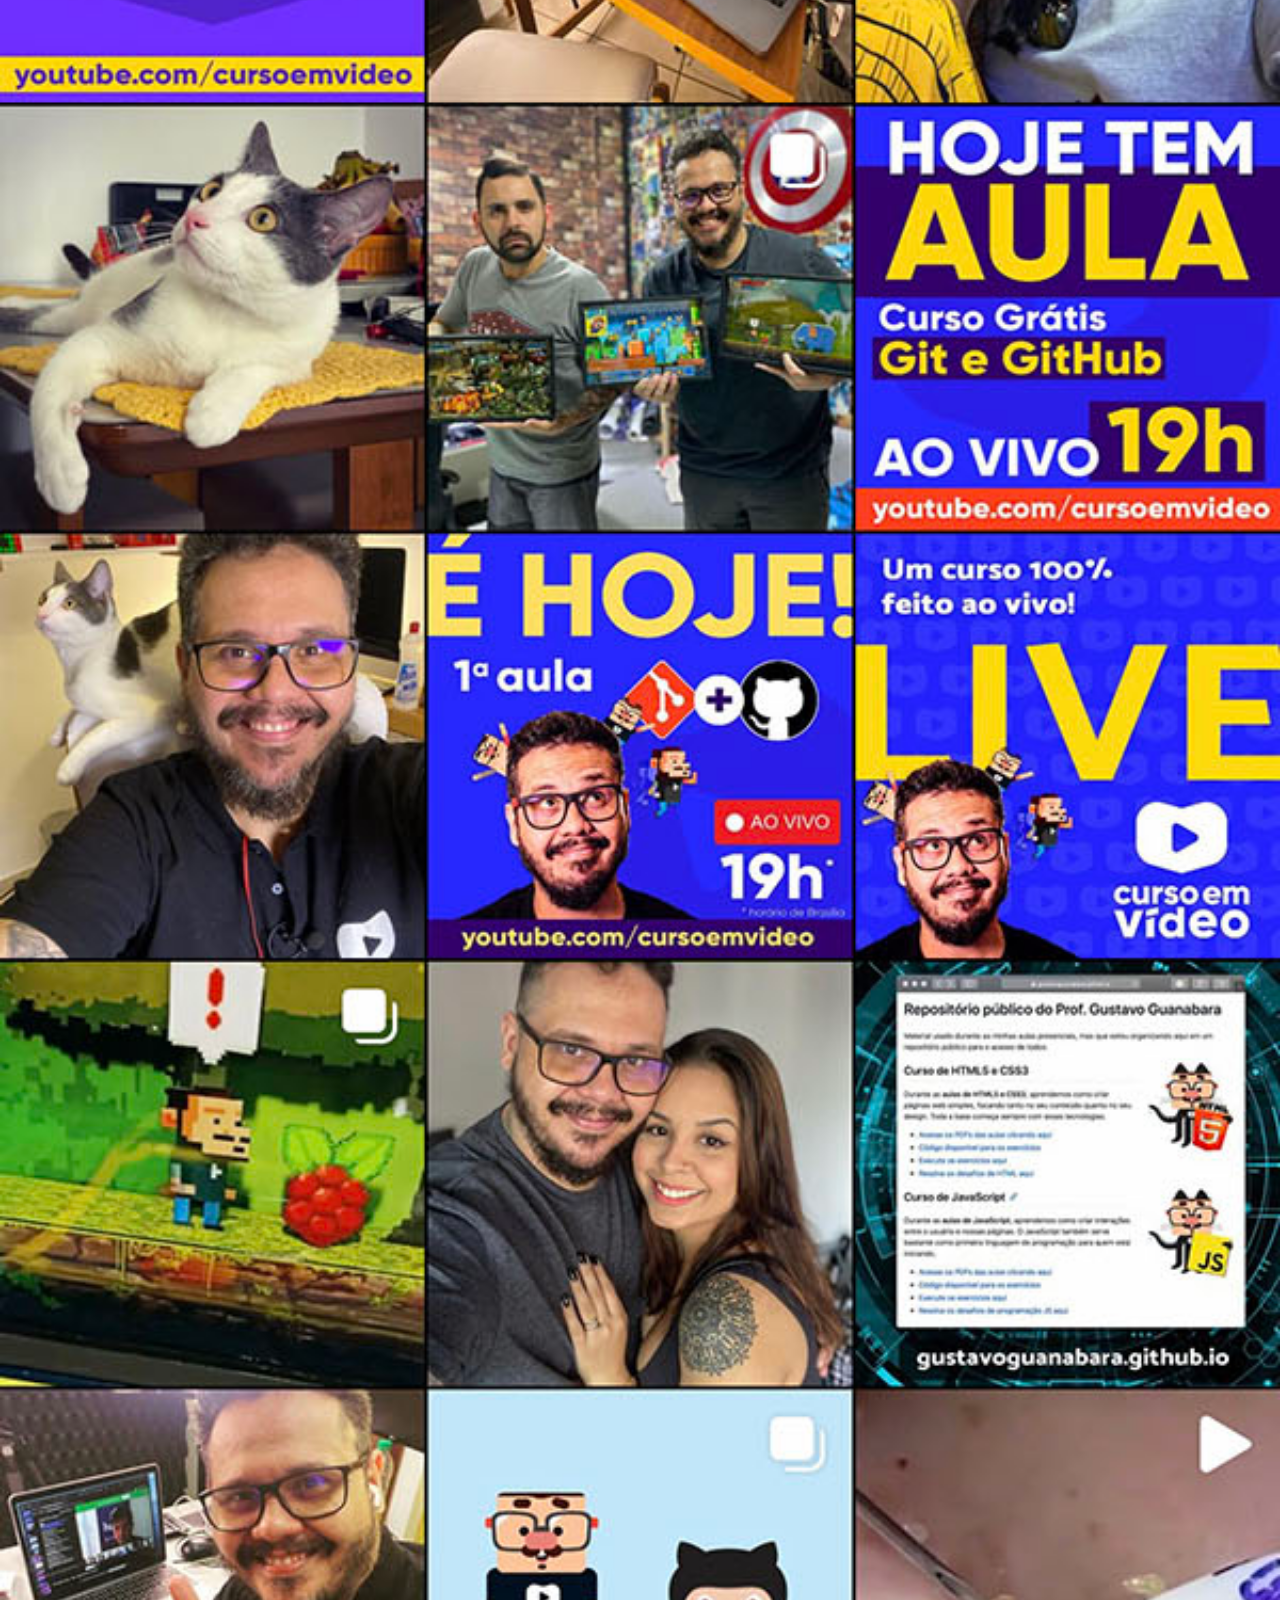
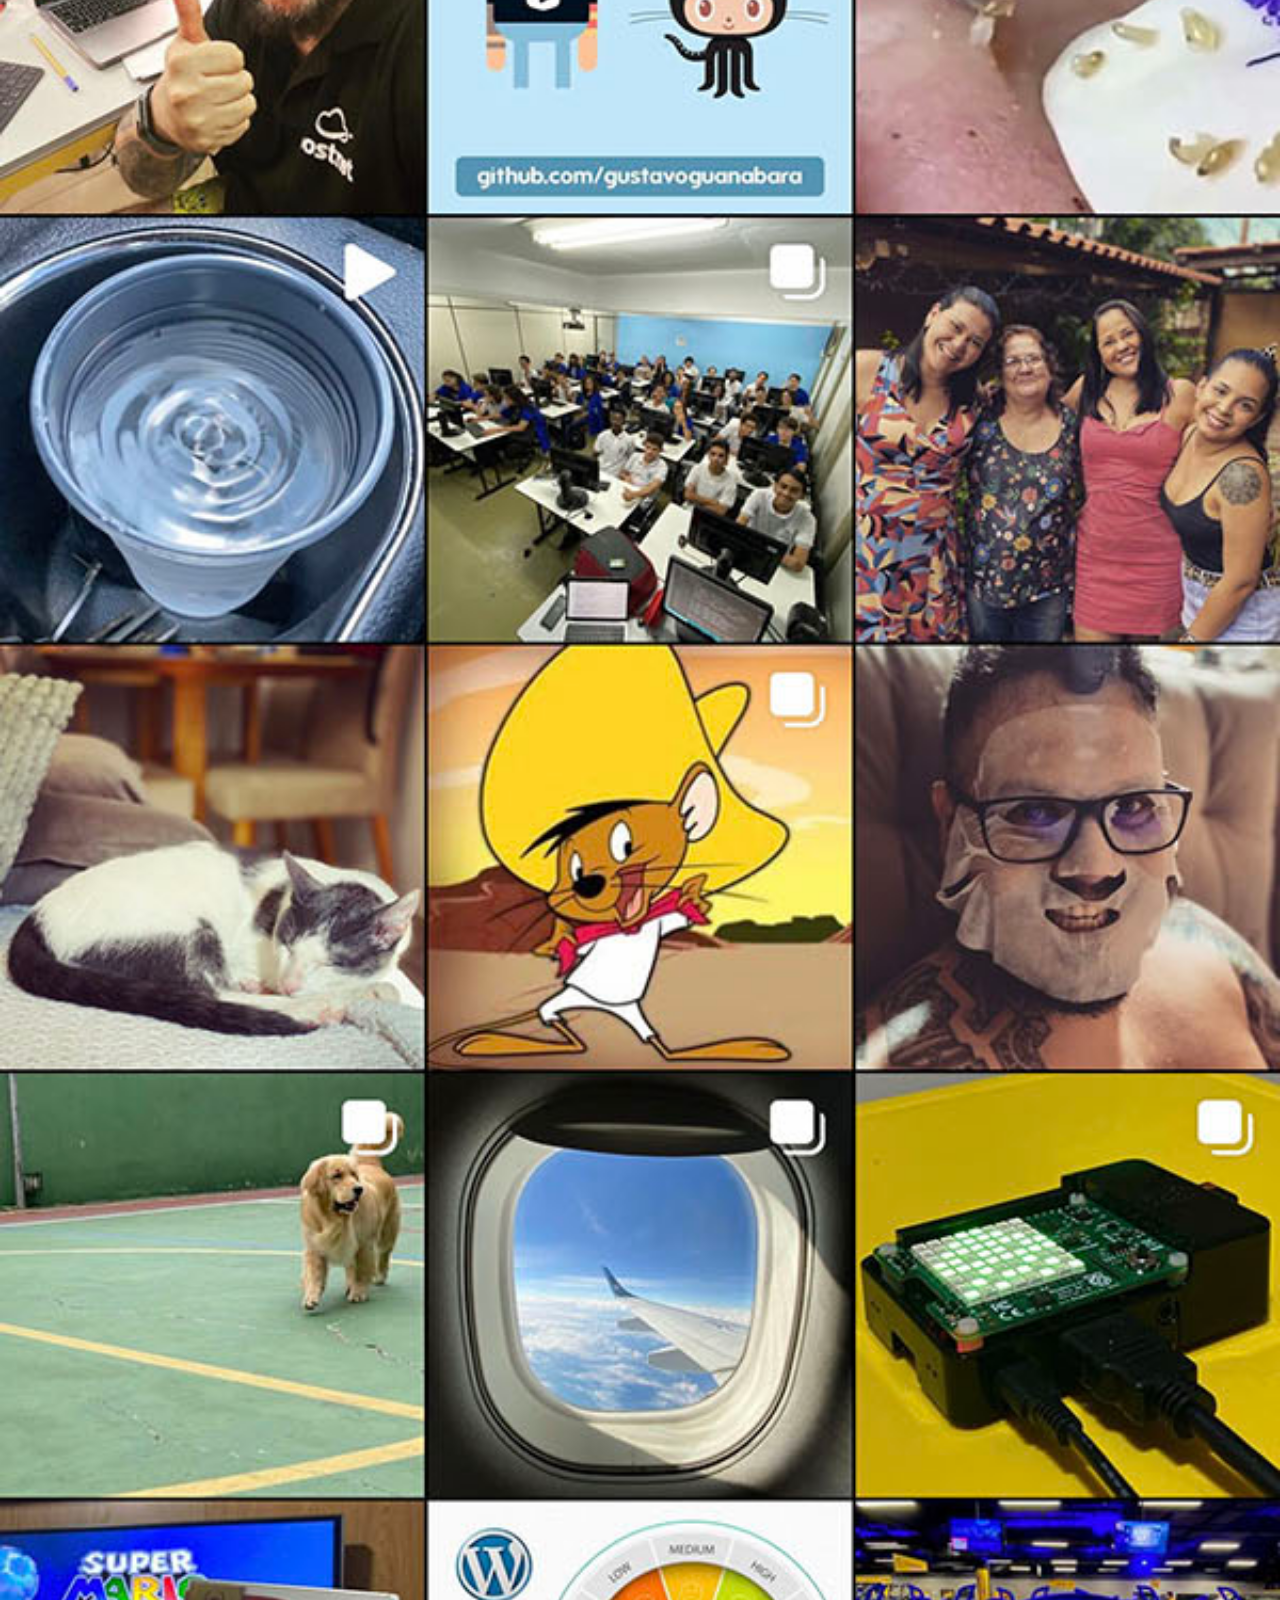
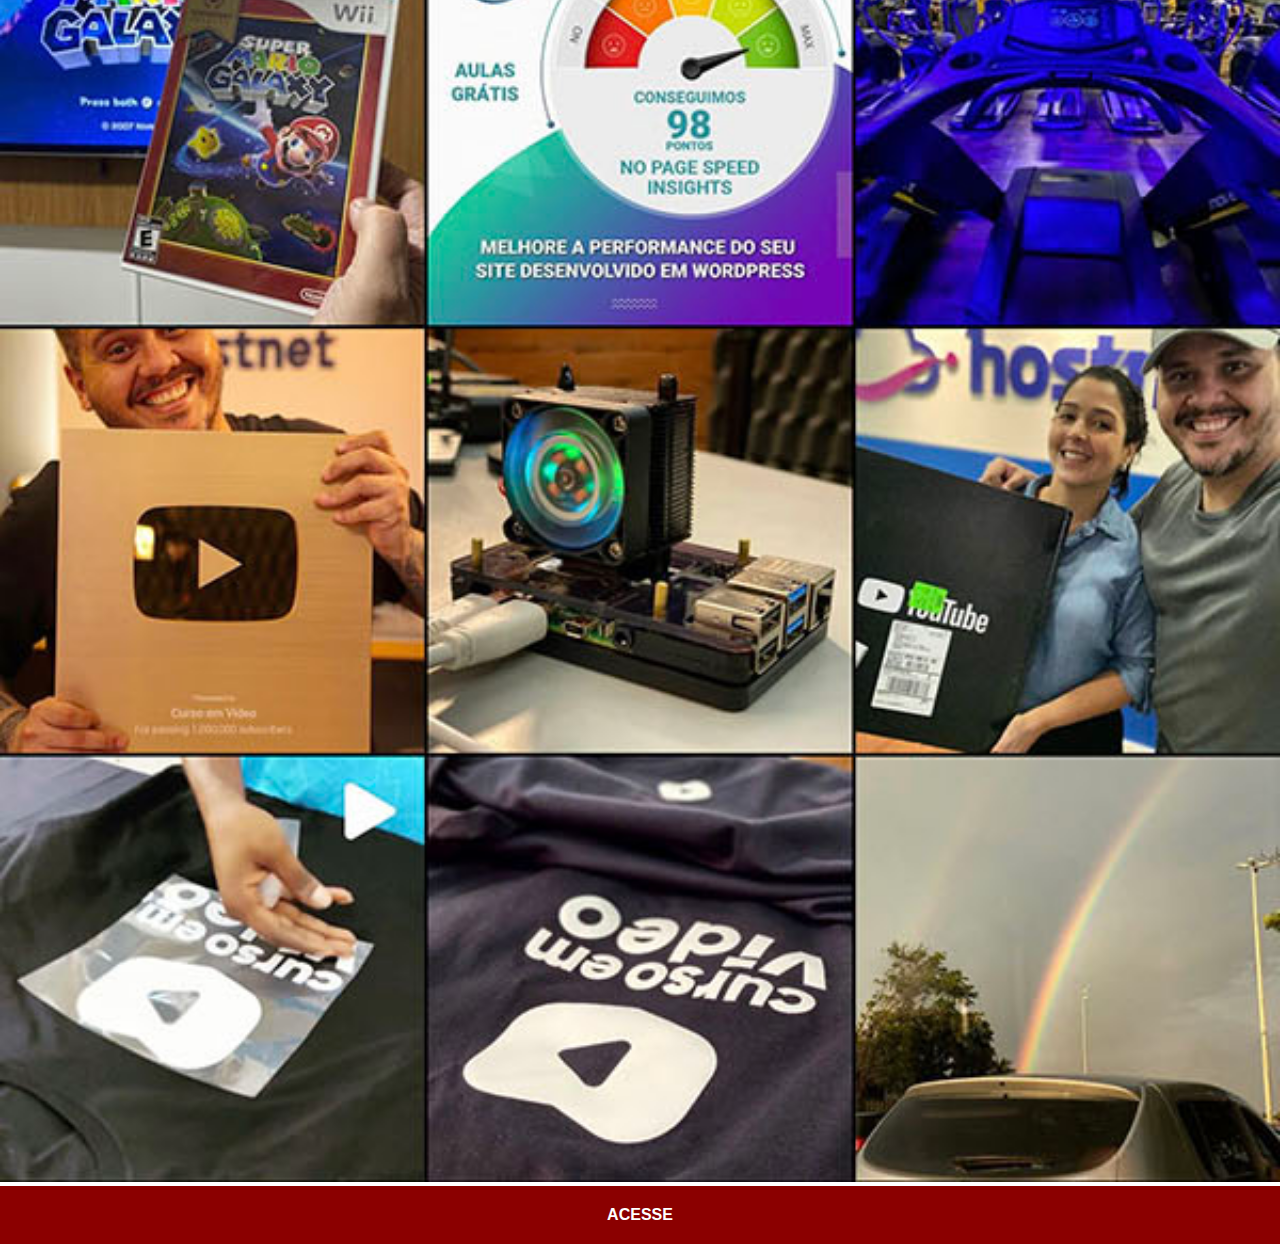
<file: instagram001.html>
<!DOCTYPE html>
<html lang="pt-br">
<head>
    <meta charset="UTF-8">
    <meta name="viewport" content="width=device-width, initial-scale=1.0">
    <title>Instagram</title>
    <link rel="stylesheet" href="social.css">
</head>
<body>
    <img src="imagens/tela-instagram.jpg" alt="">
    <a href="https://www.instagram.com/gustavoguanabara/" target="_blank">ACESSE</a>
</body>
</html>
</file>
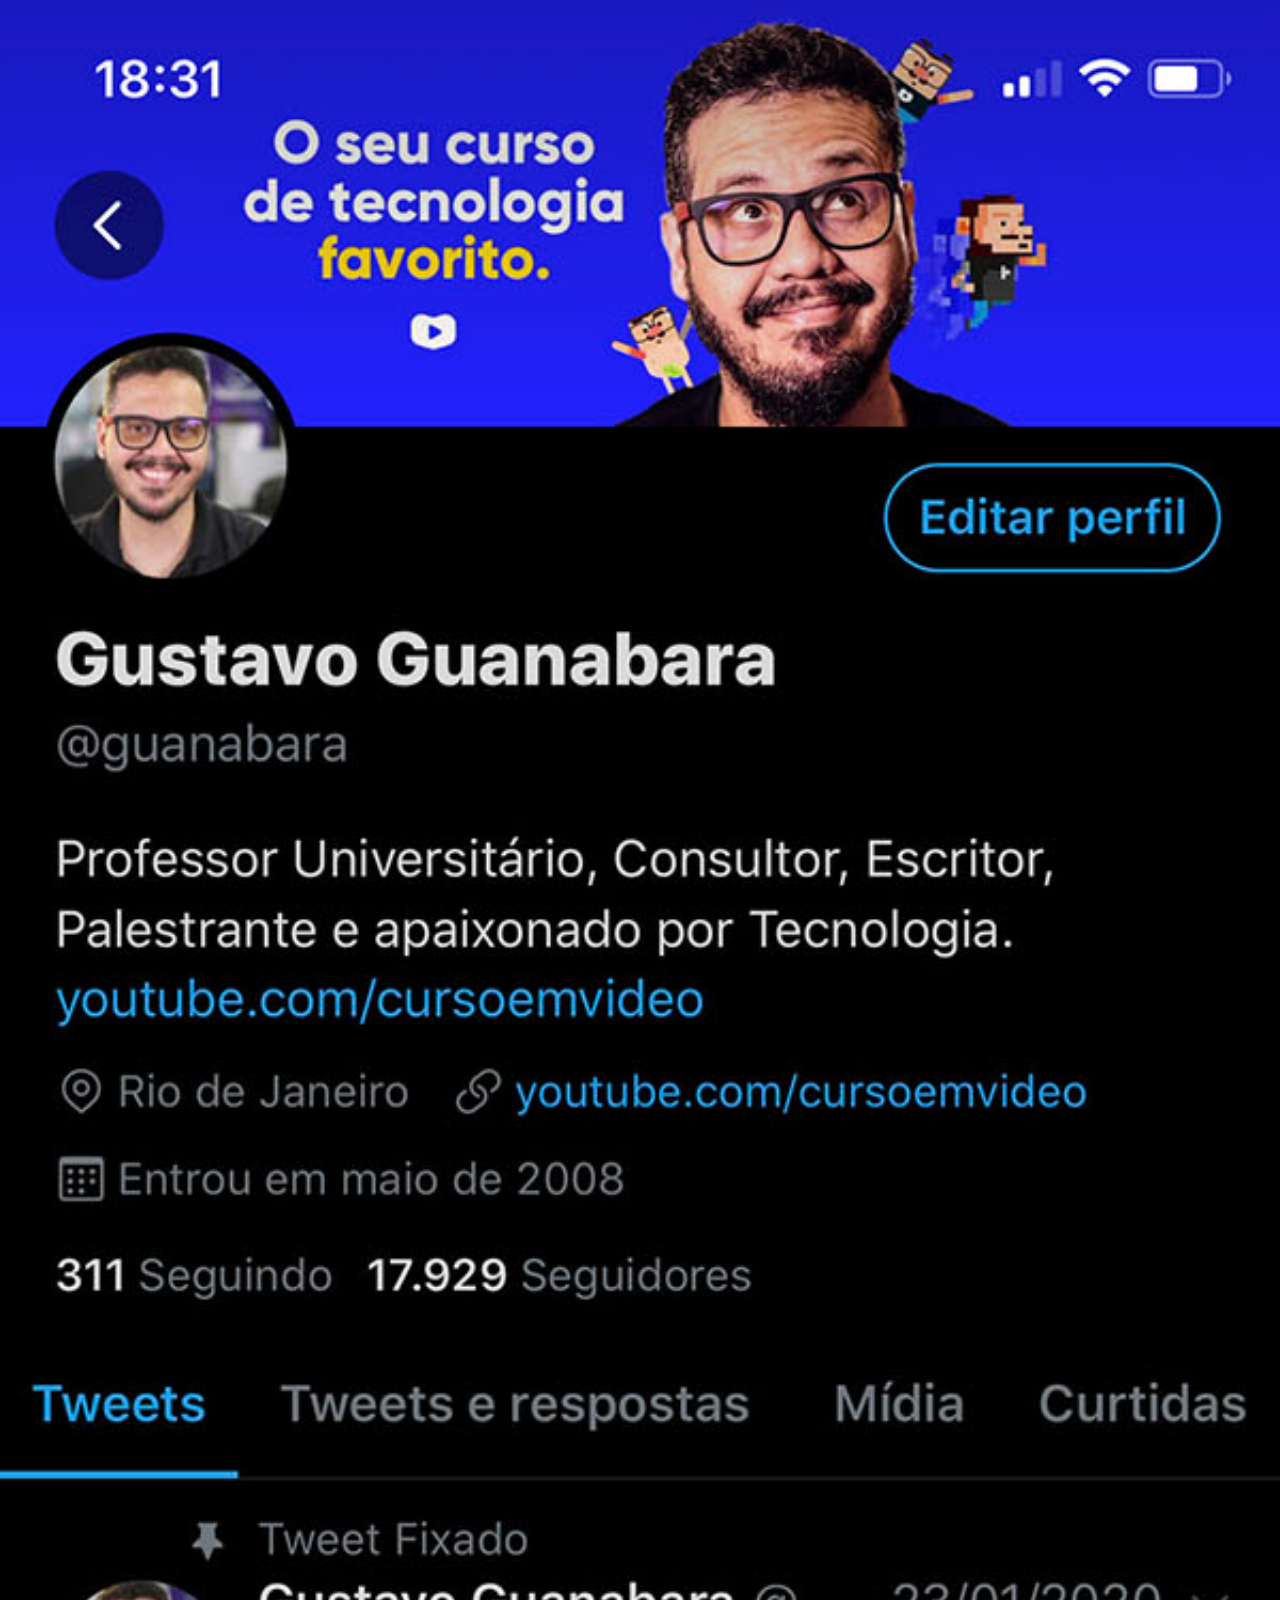
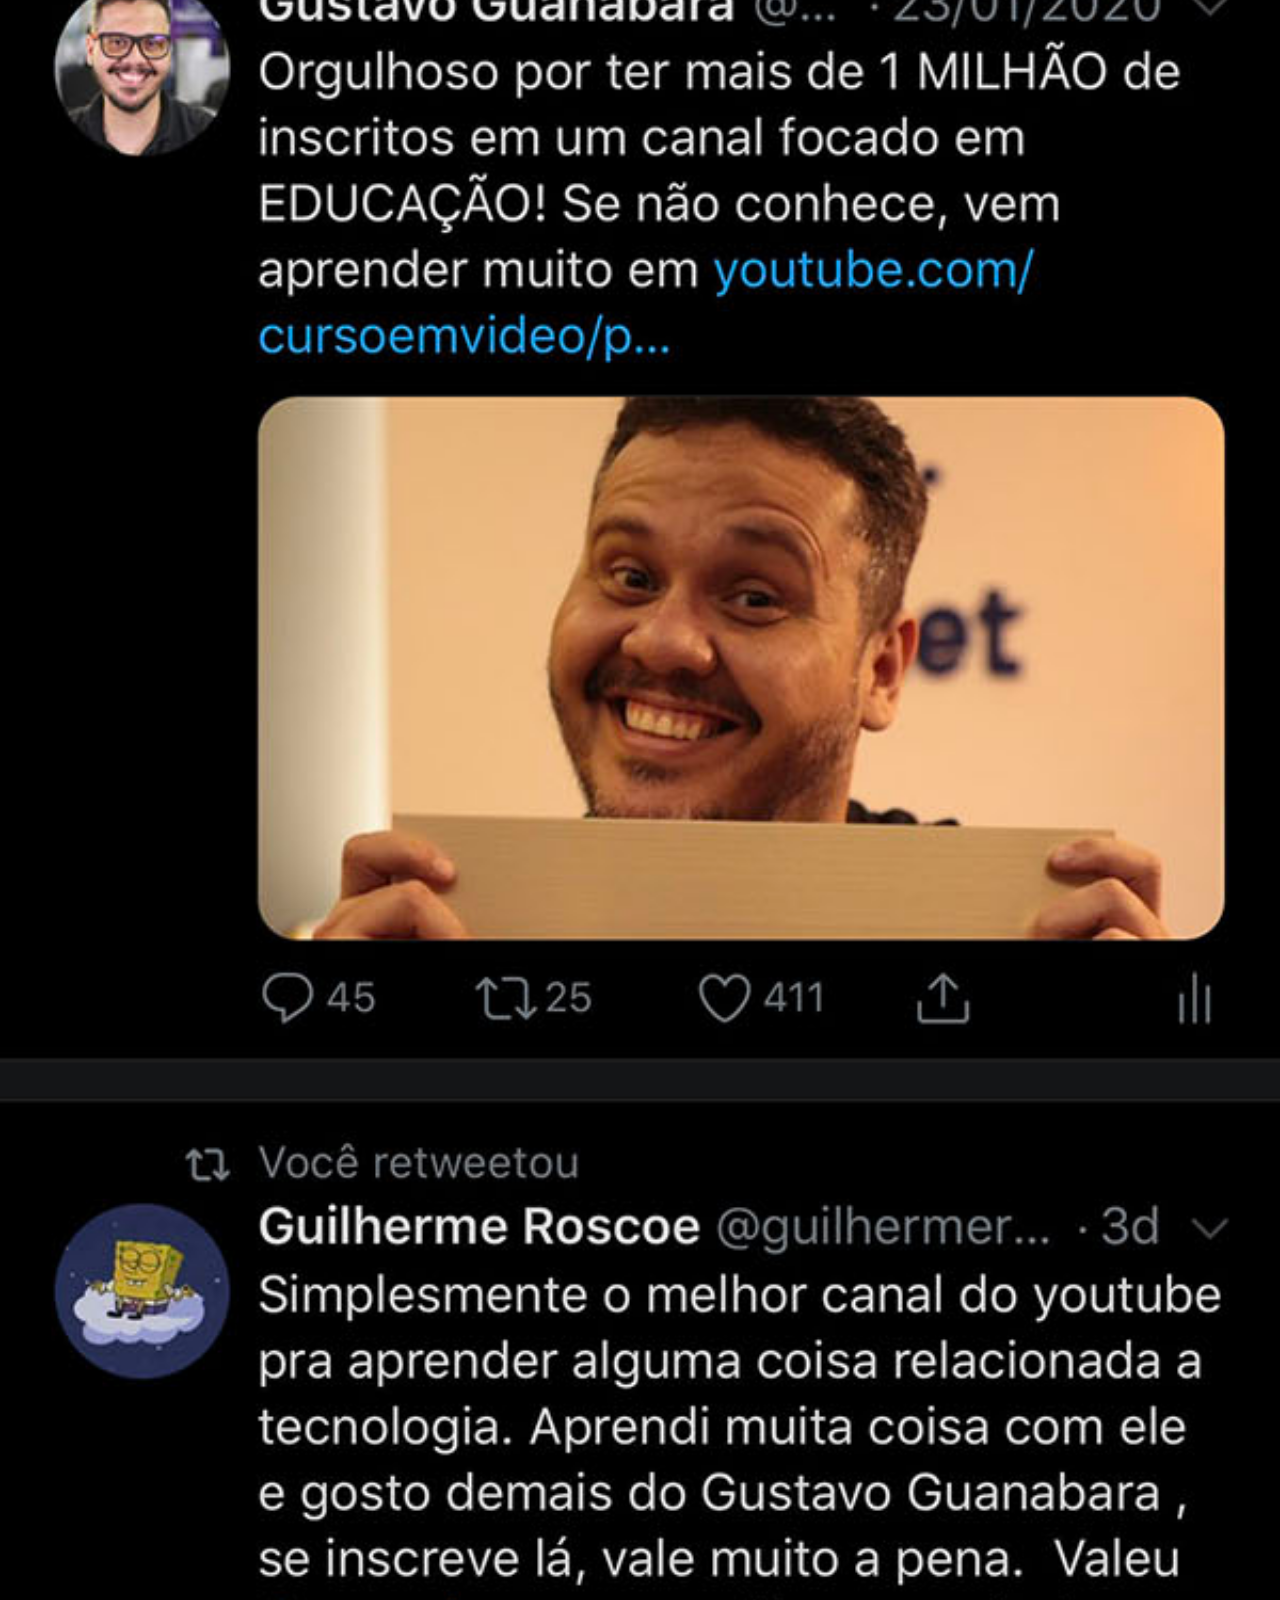
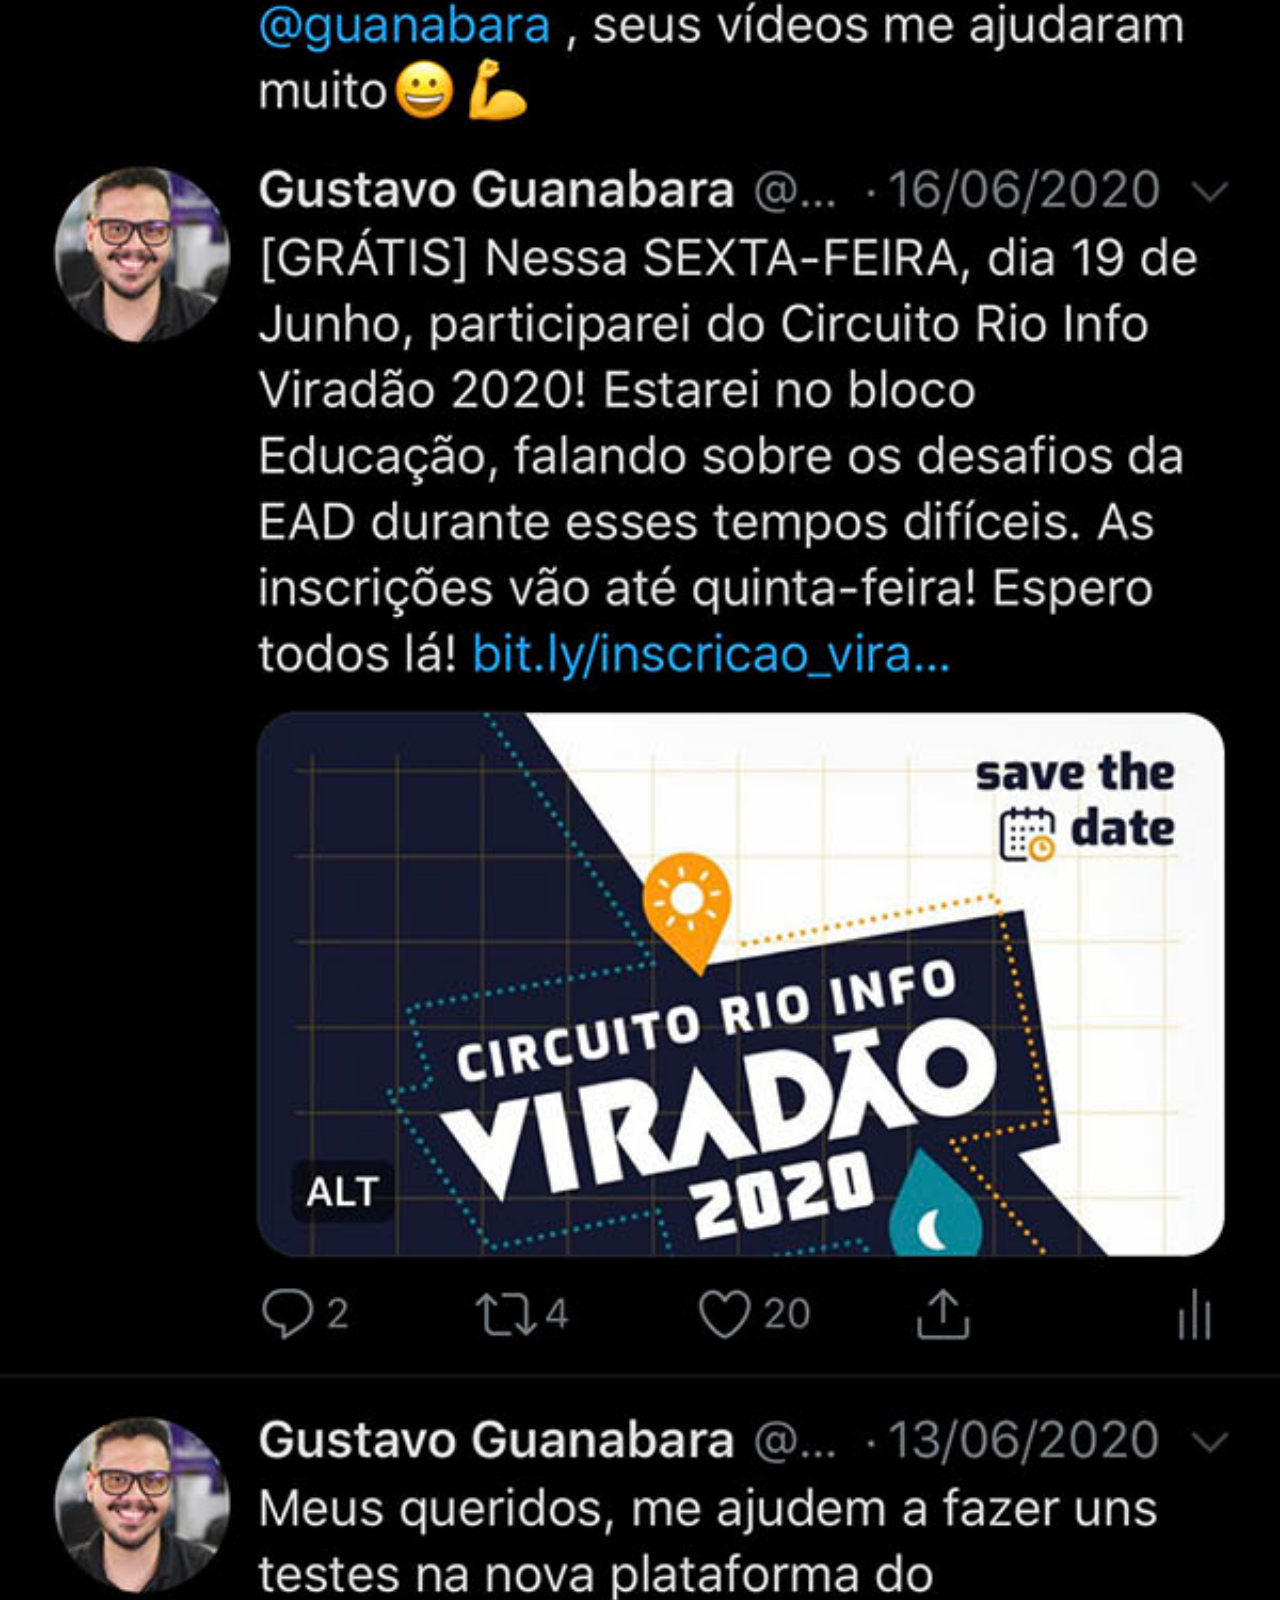
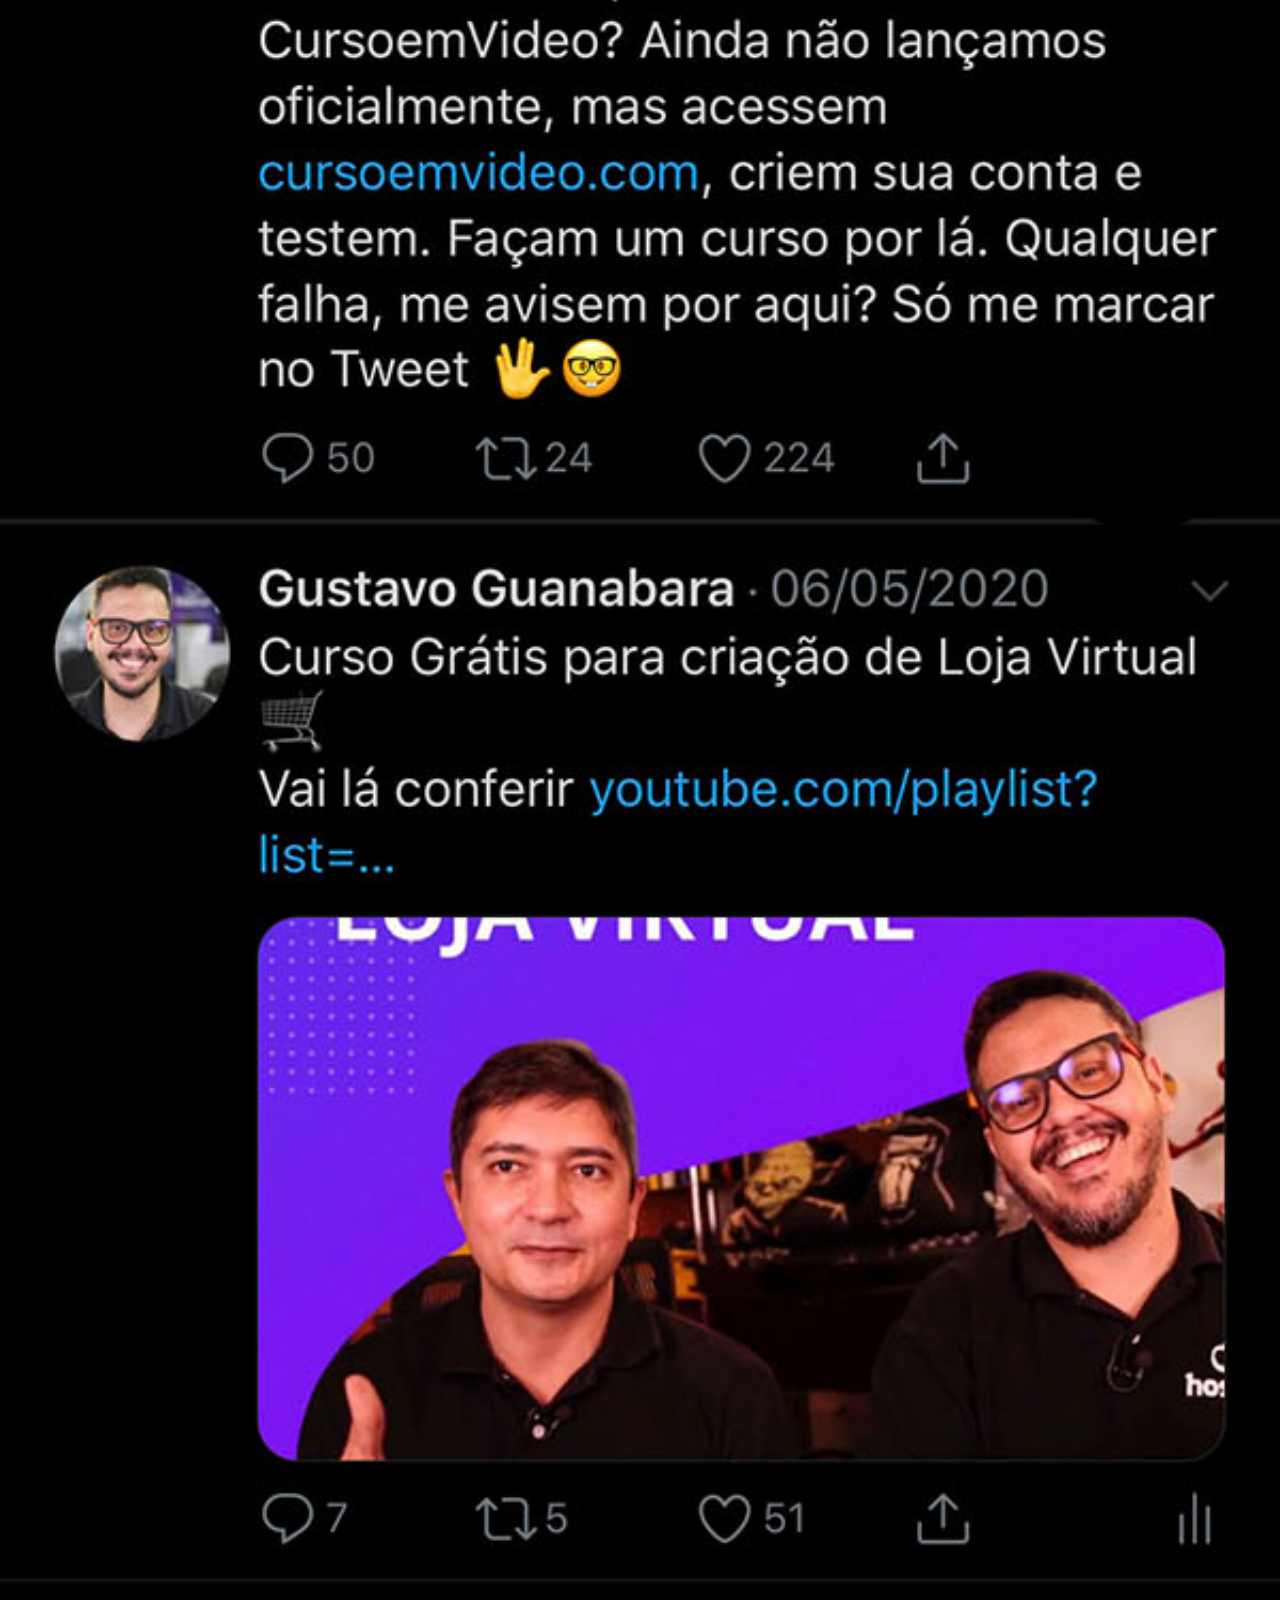
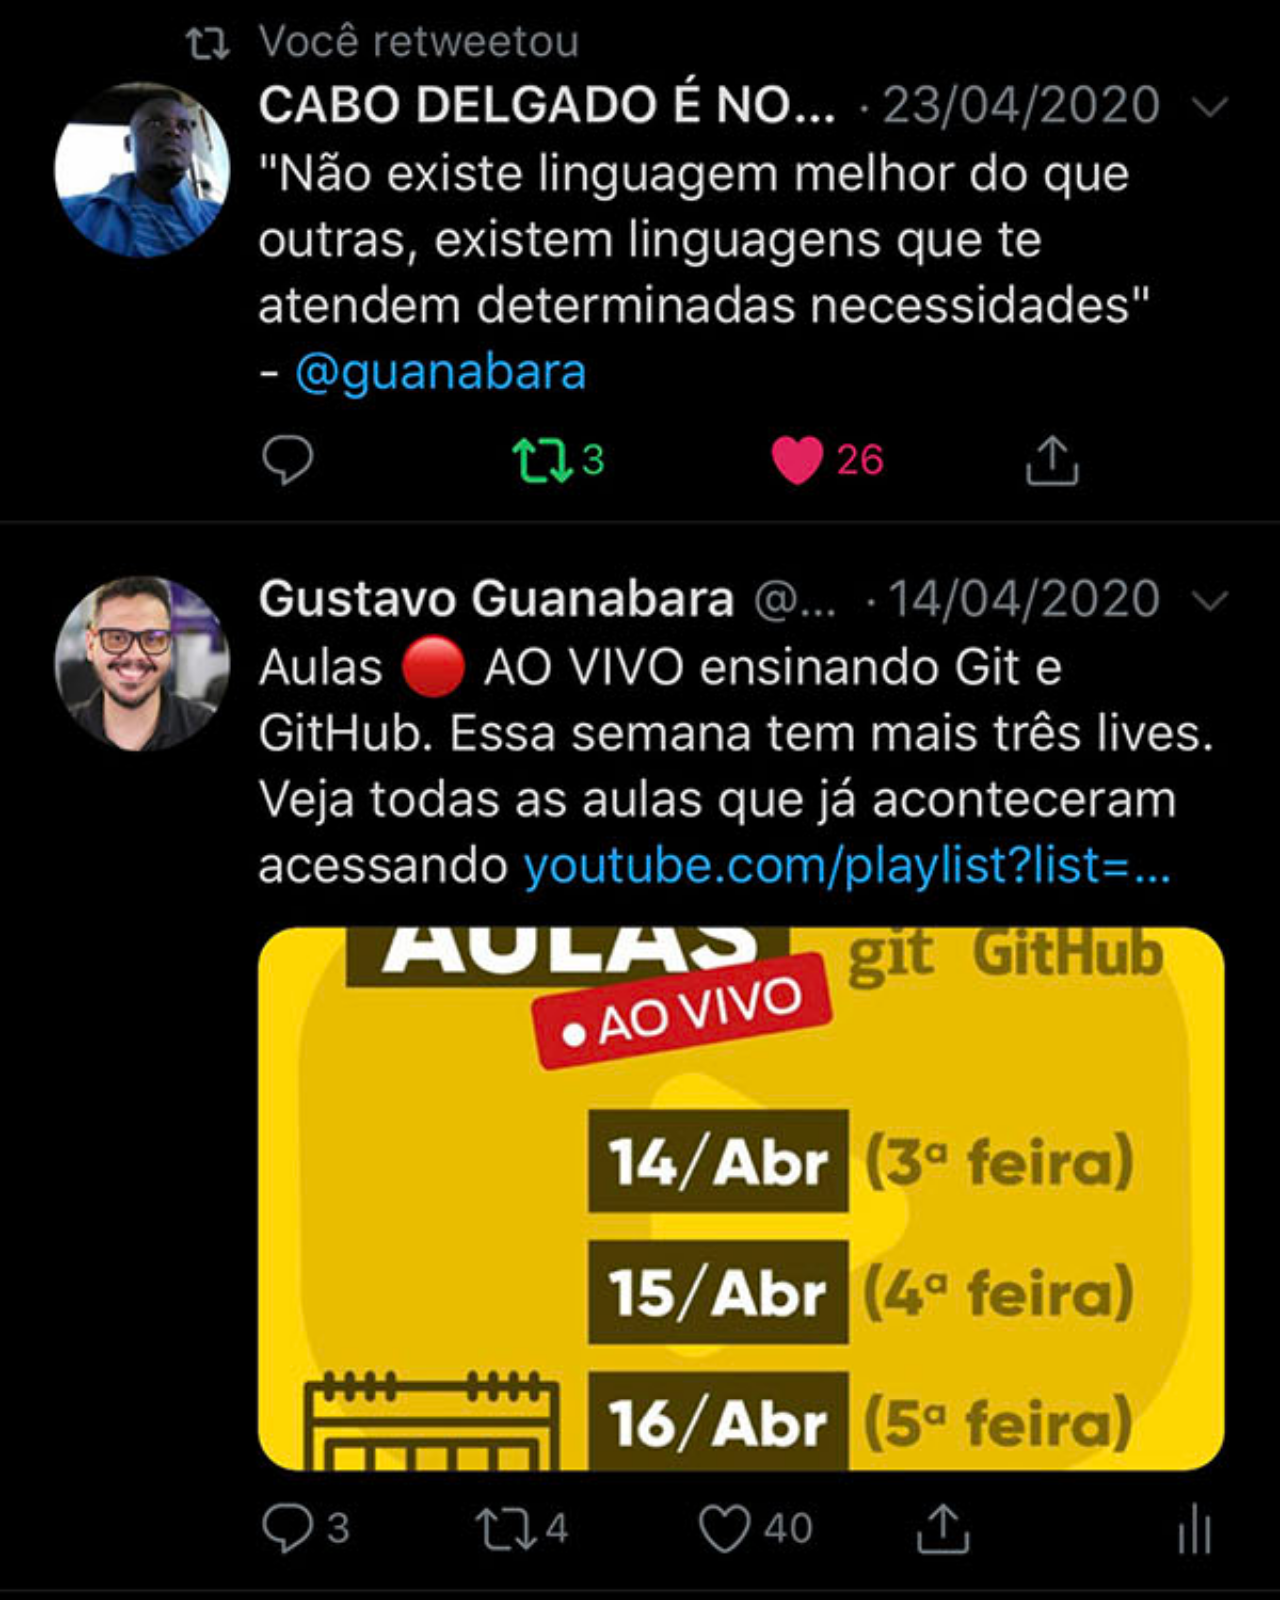
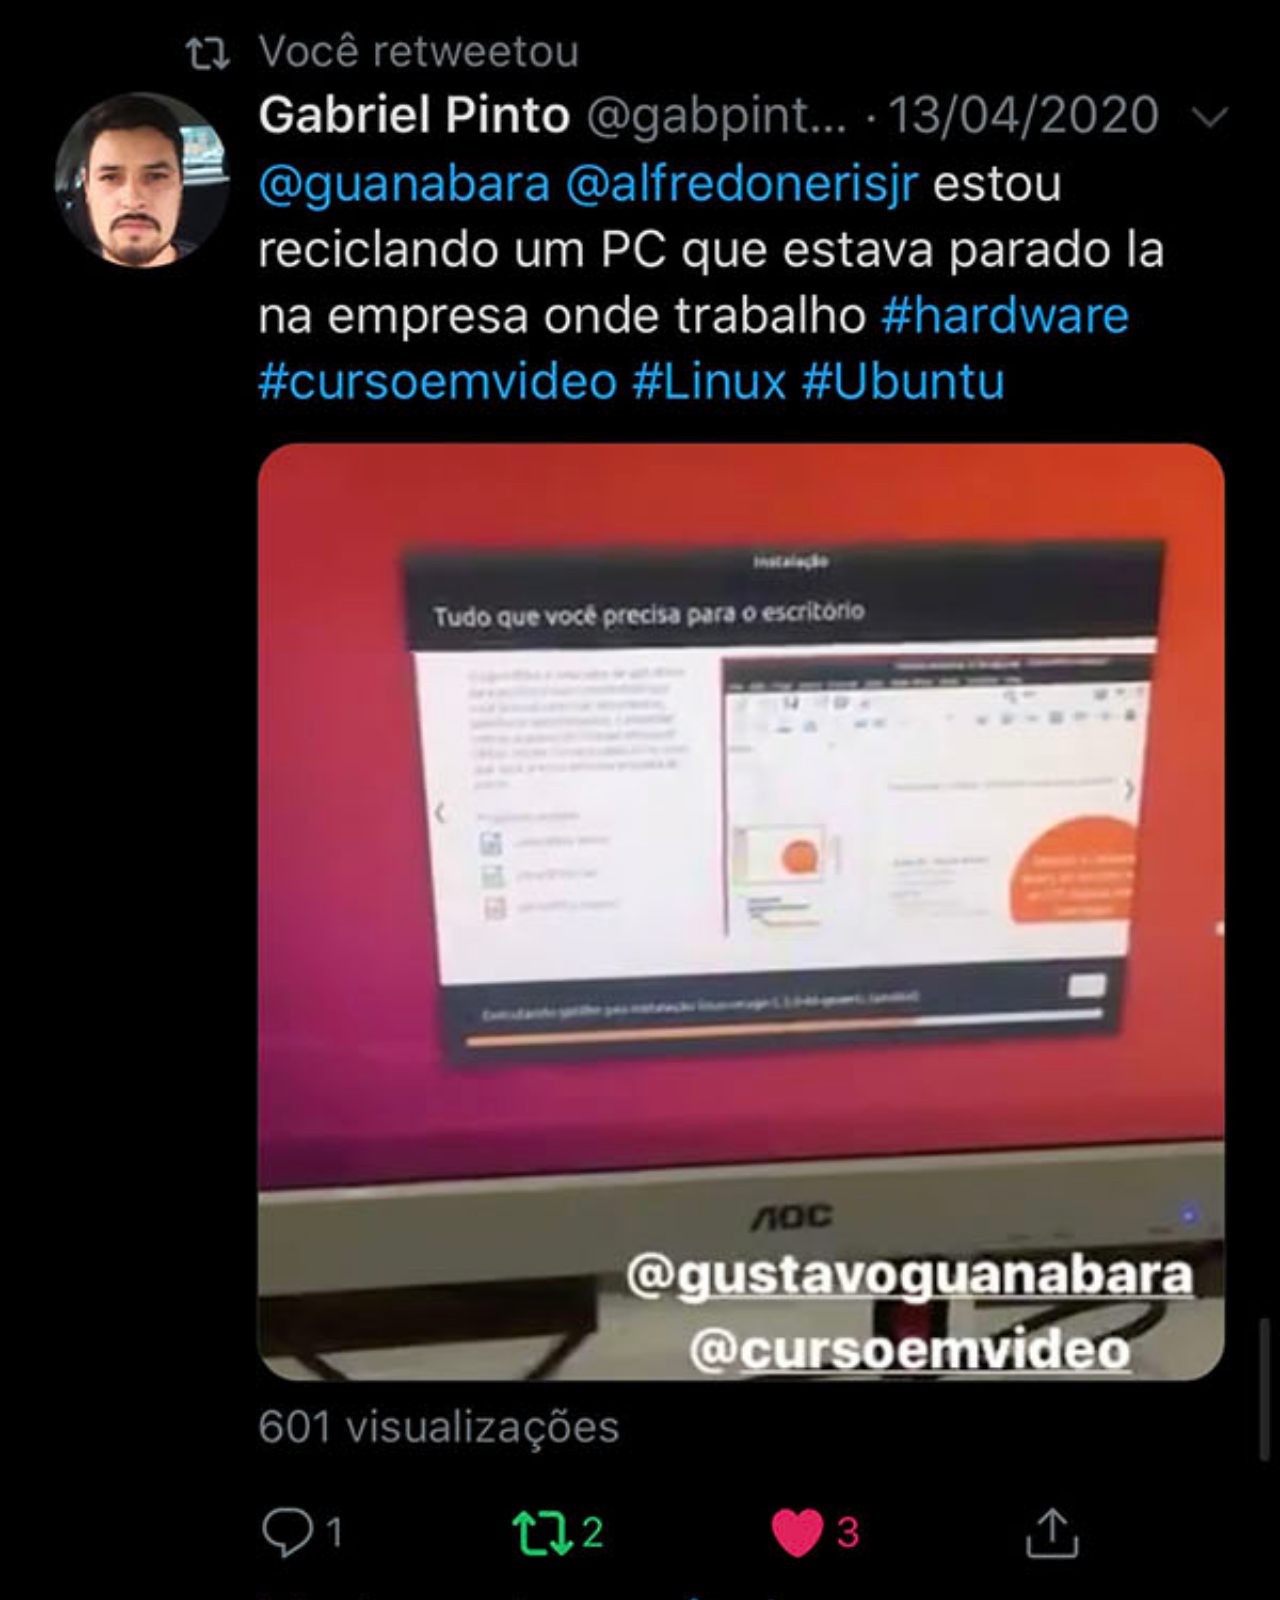
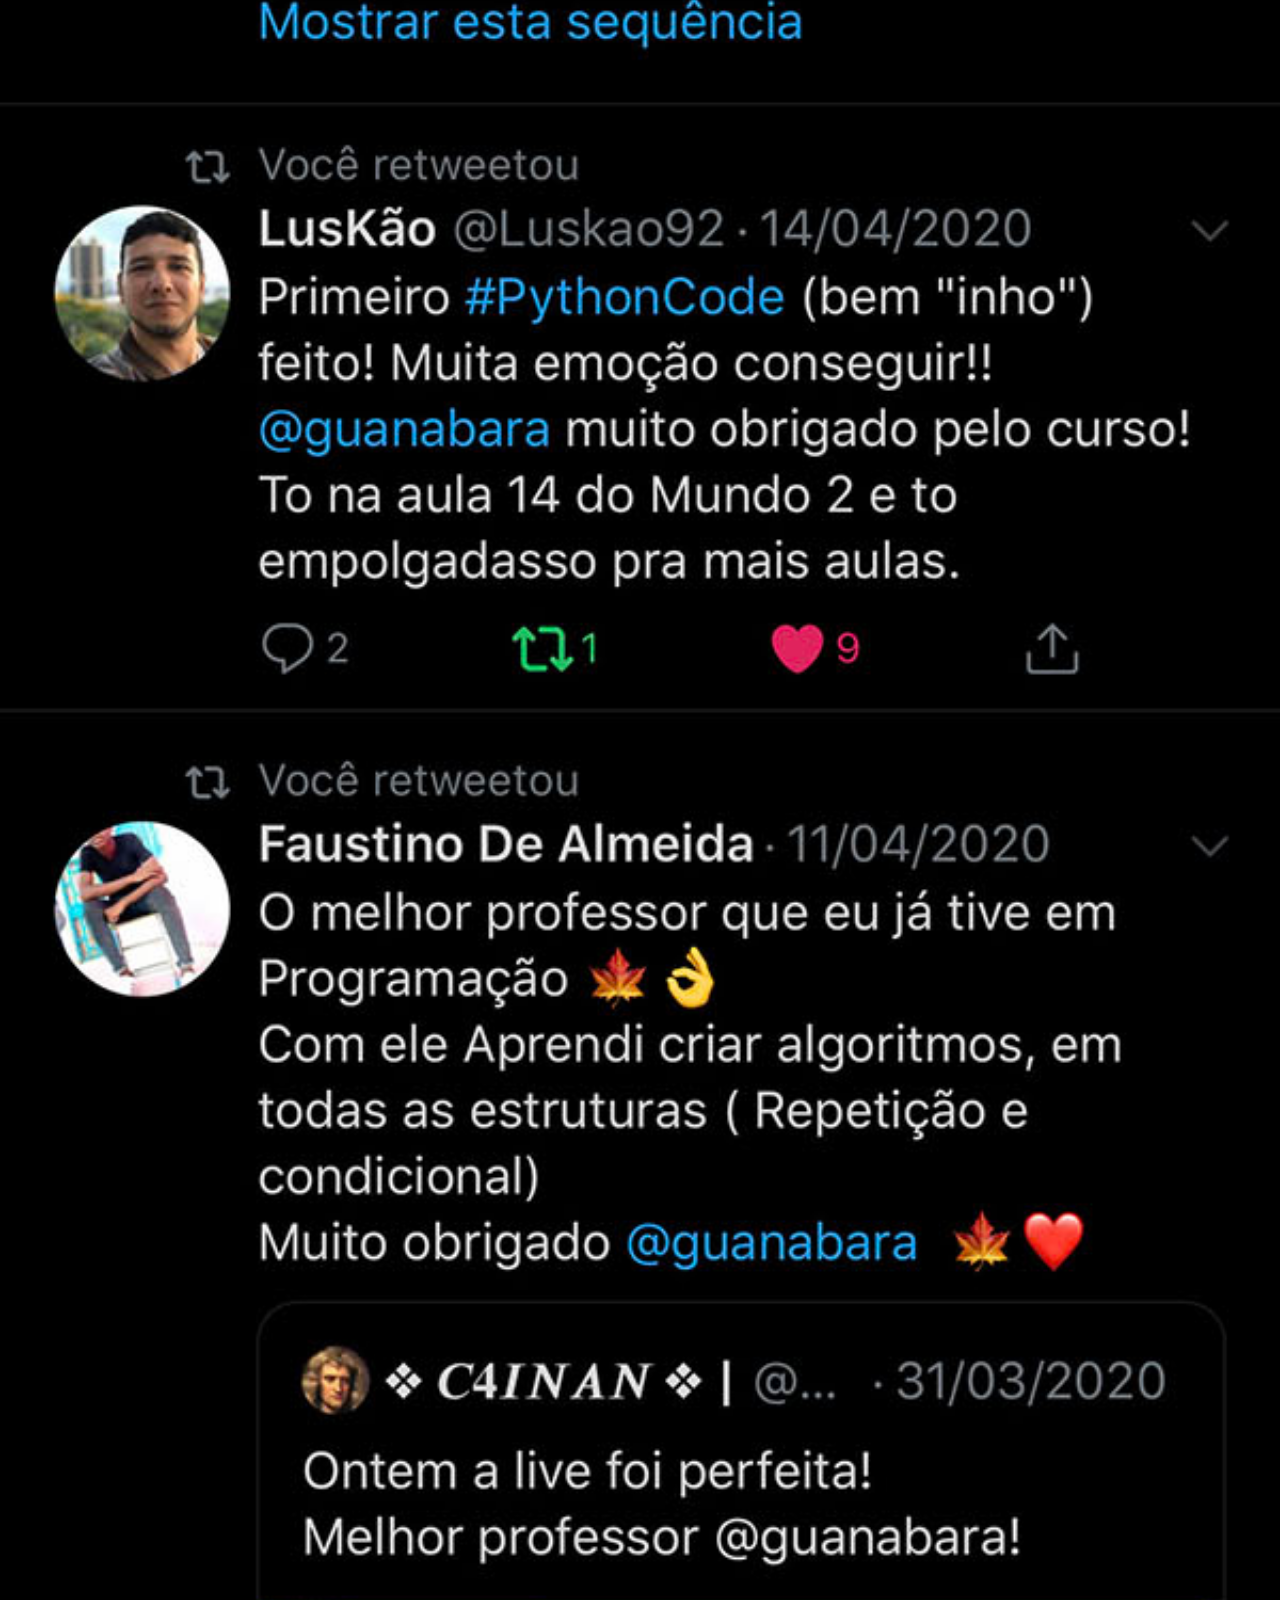
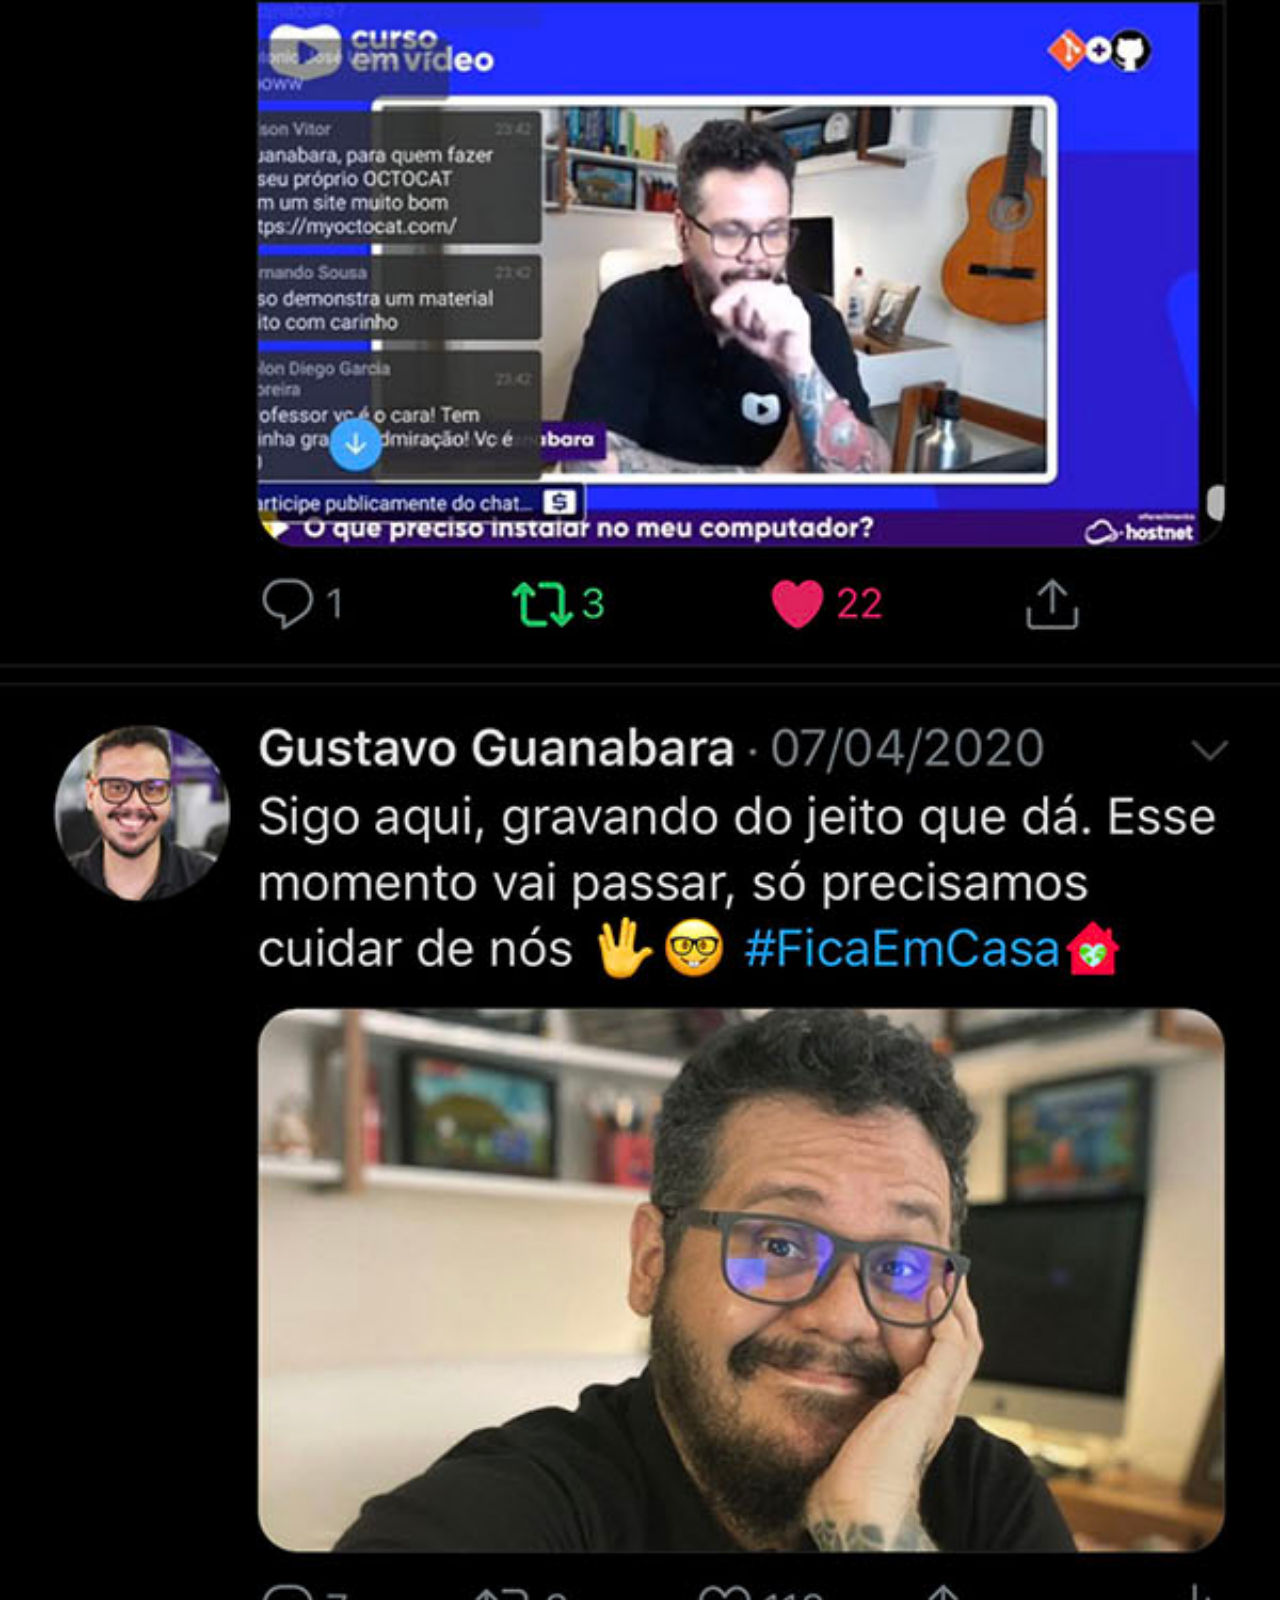
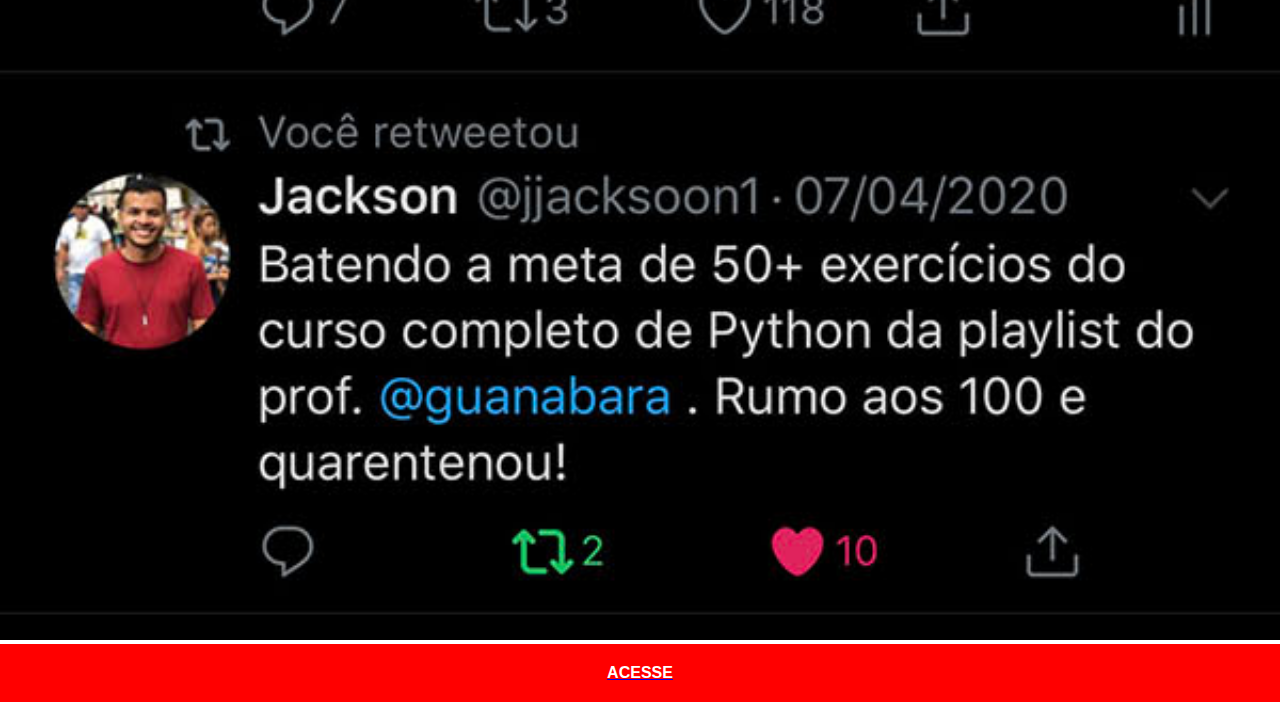
<file: twitter.html>
<!DOCTYPE html>
<html lang="pt-br">

<head>
    <meta charset="UTF-8">
    <meta name="viewport" content="width=device-width, initial-scale=1.0">
    <title>Document</title>
    <style>
        * {
            margin: 0;
            padding: 0;
        }

        img {
            width: 100%;
        }

        a > footer {
            background-color: red;
            color: white;
            font-family: Arial, Helvetica, sans-serif;
            padding: 20px;
            text-align: center;
            font-weight: bold;
        }
    </style>
</head>

<body>
    <img src="imagens/tela-twitter.jpg" alt="">
    <a href="#" target="_blank">
        <footer>
            ACESSE
        </footer>
    </a>
</body>

</html>
</file>
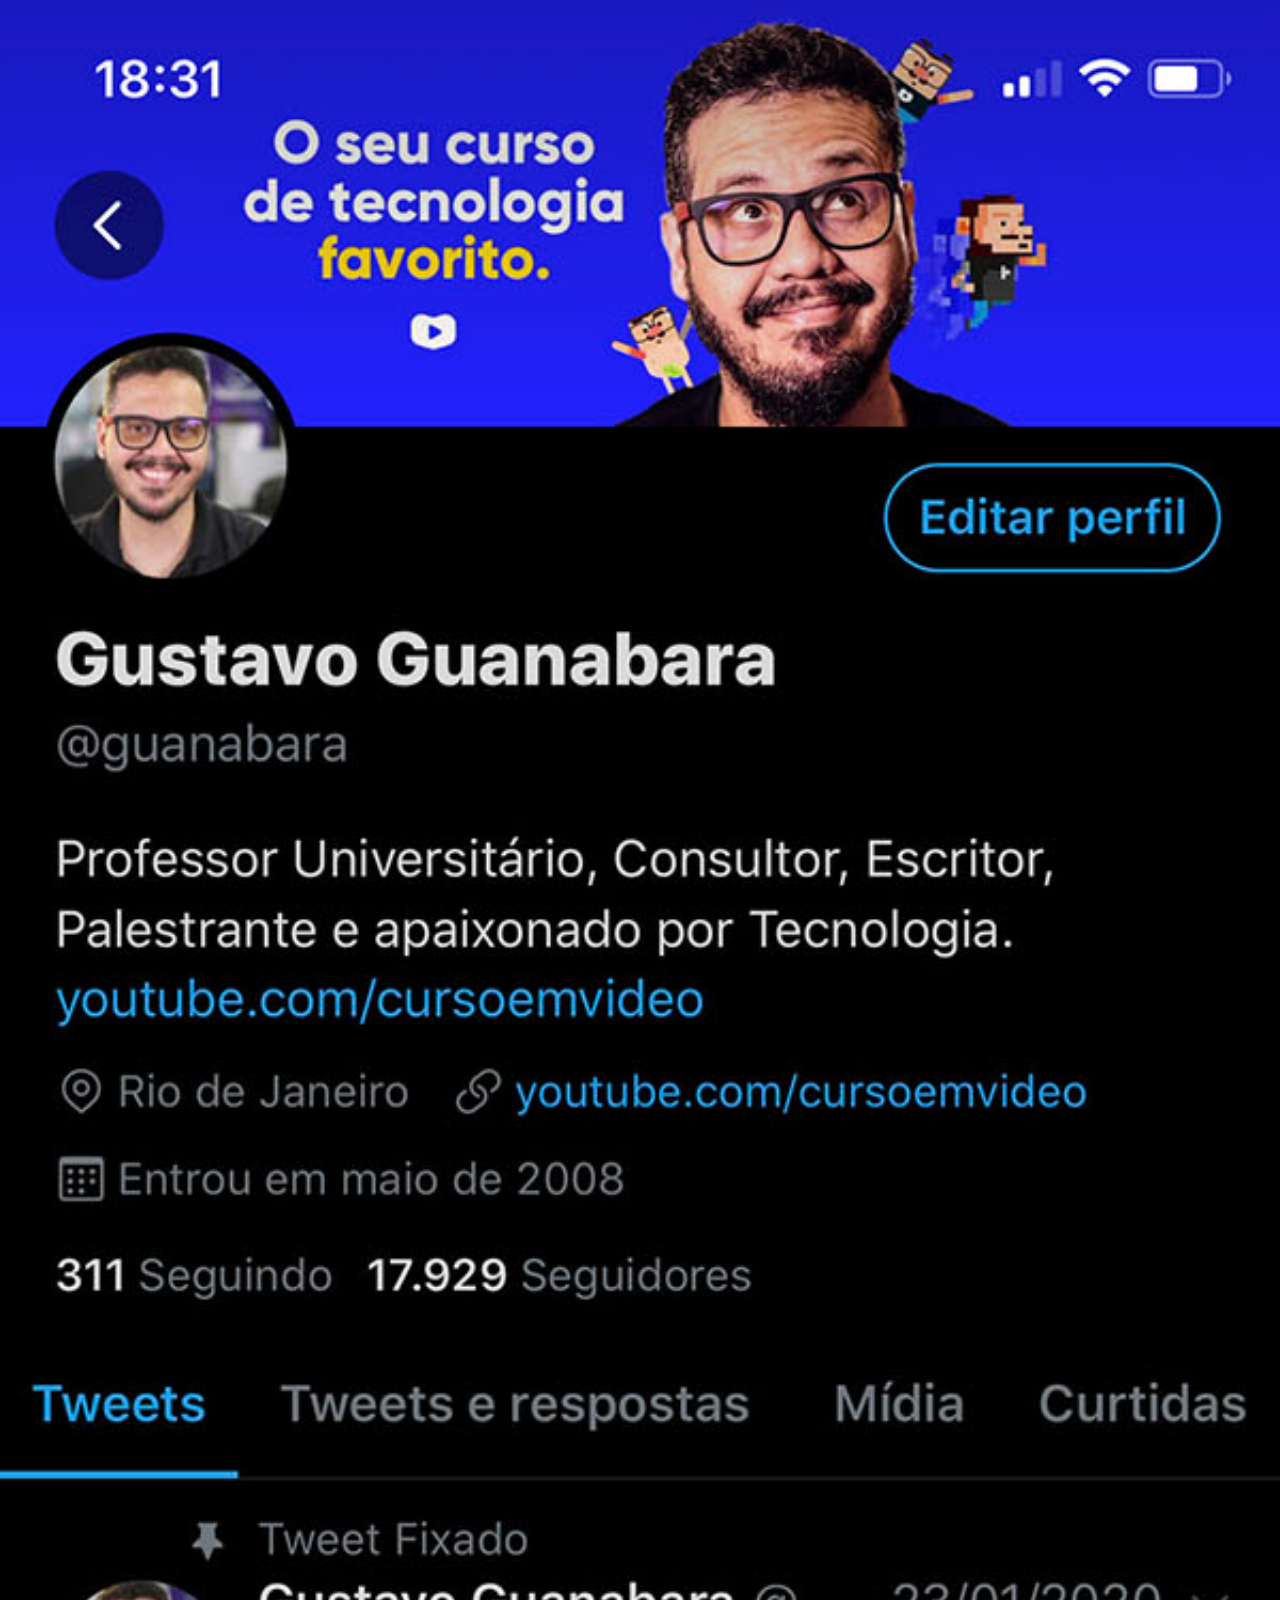
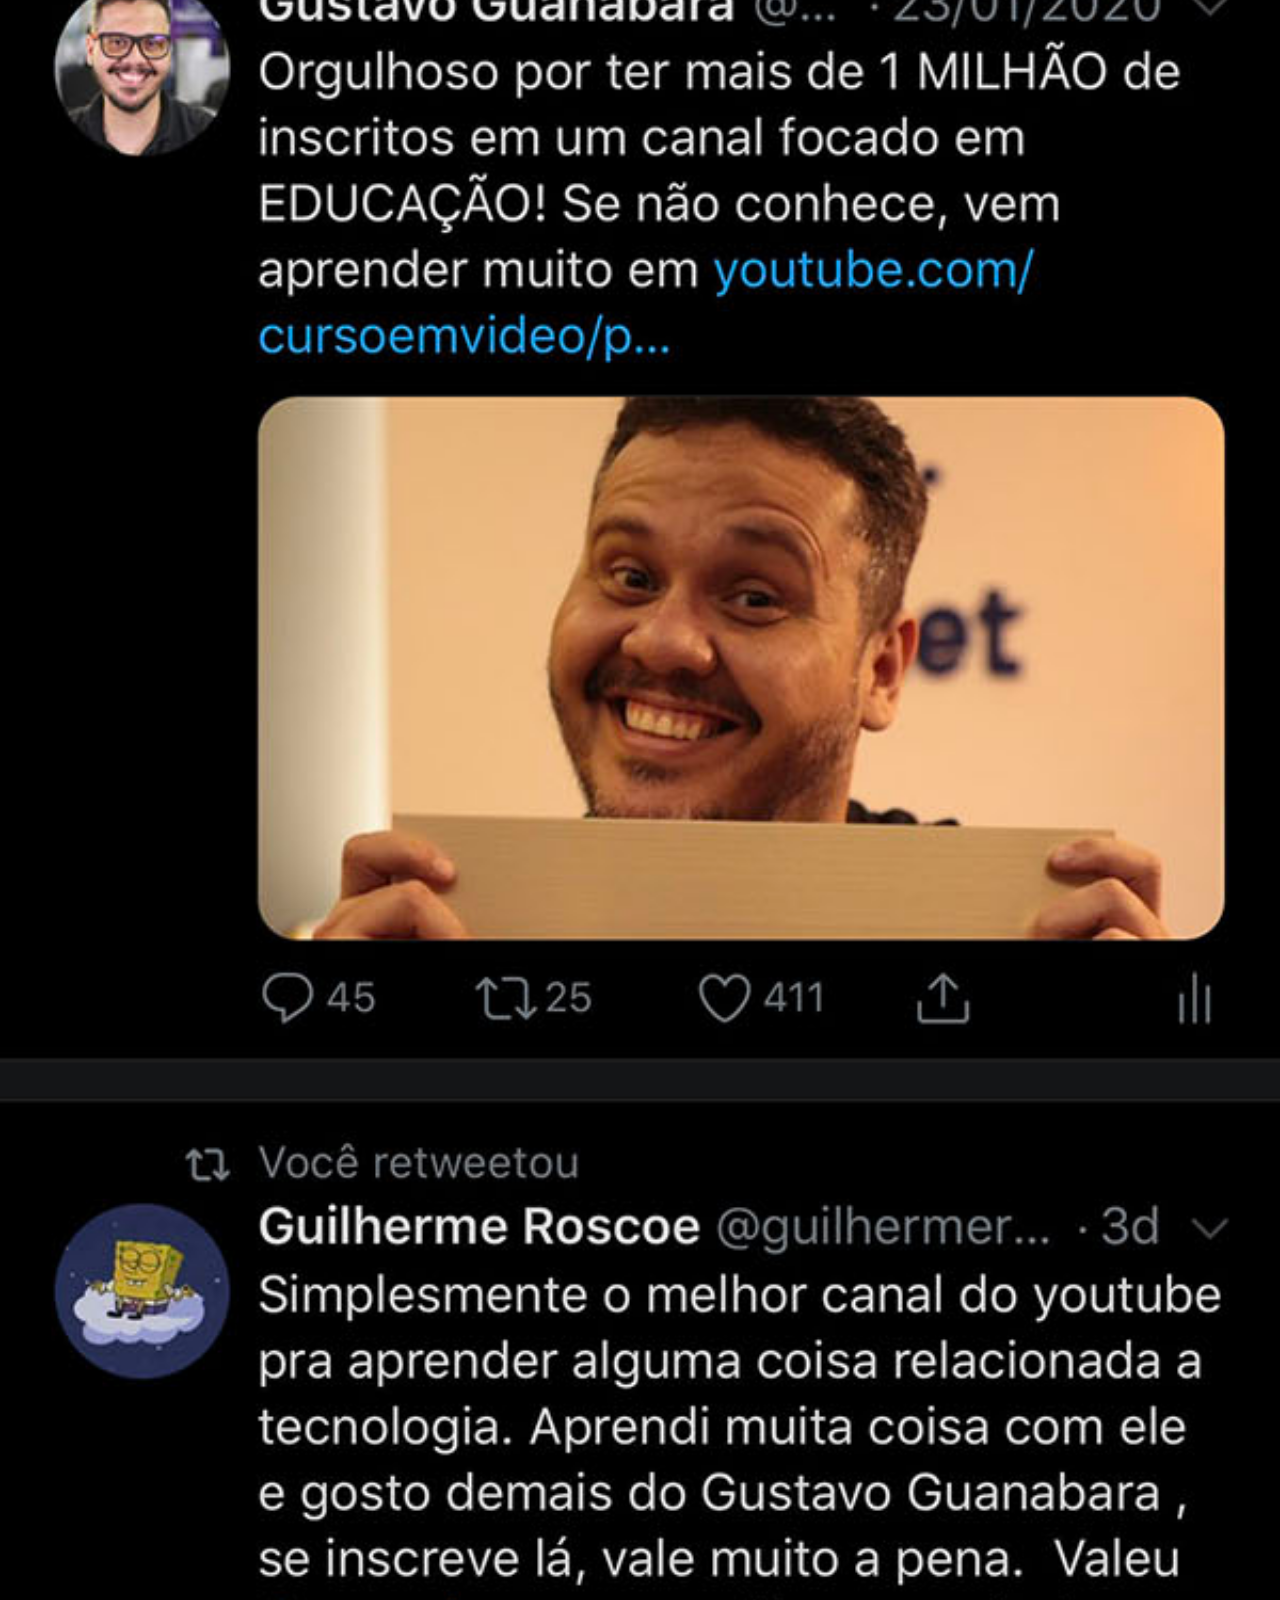
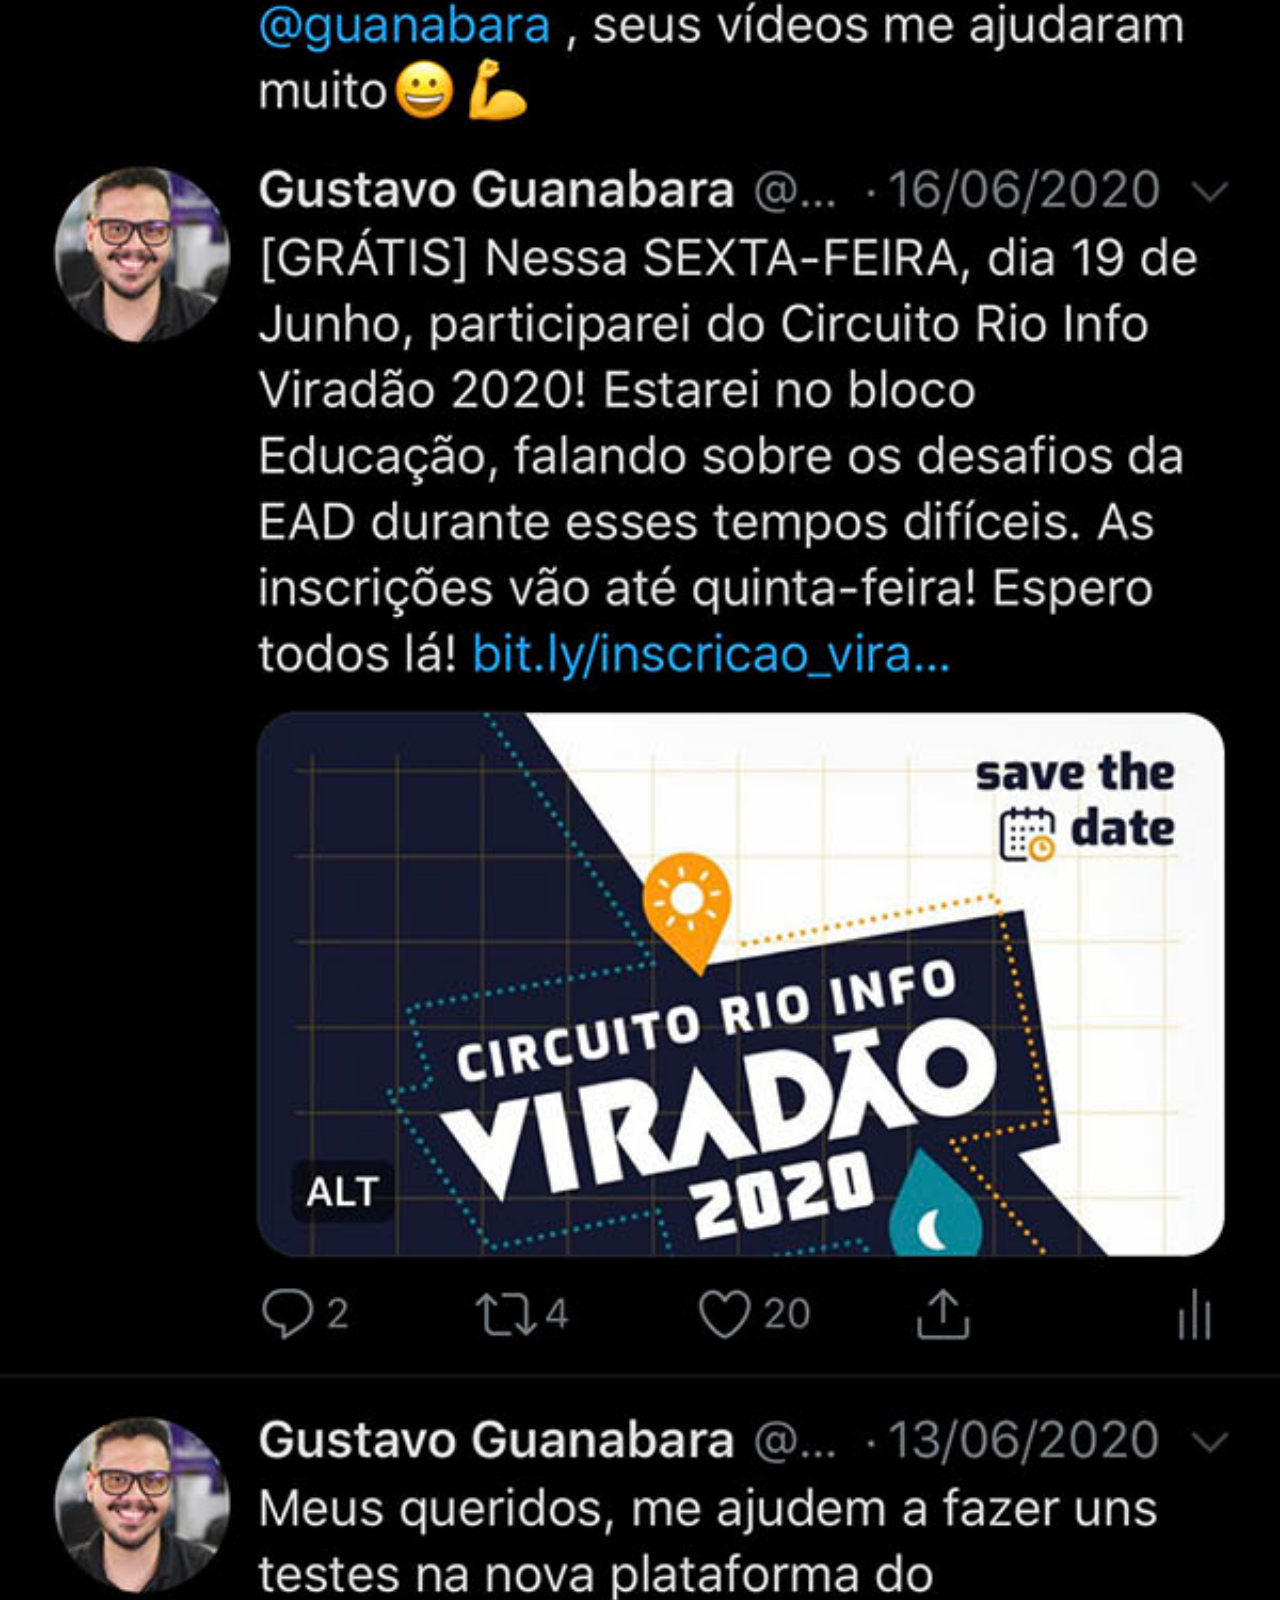
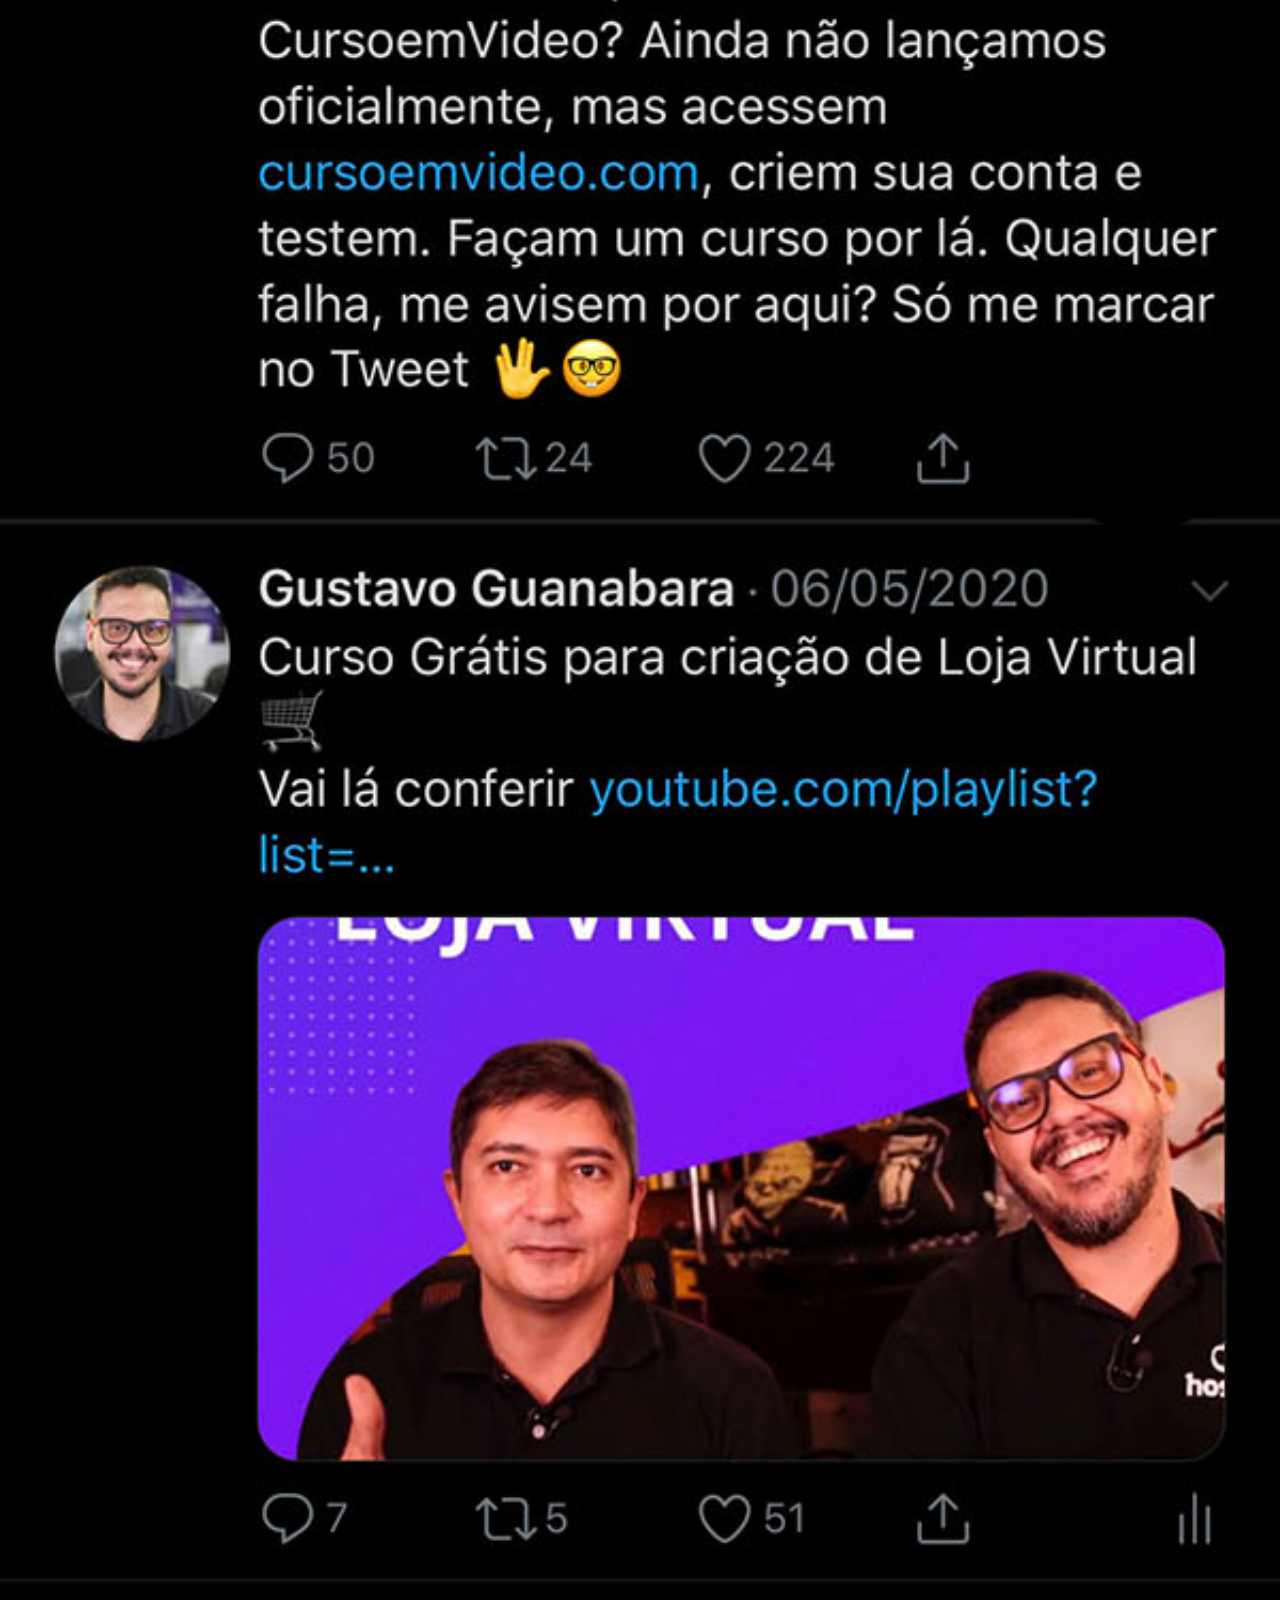
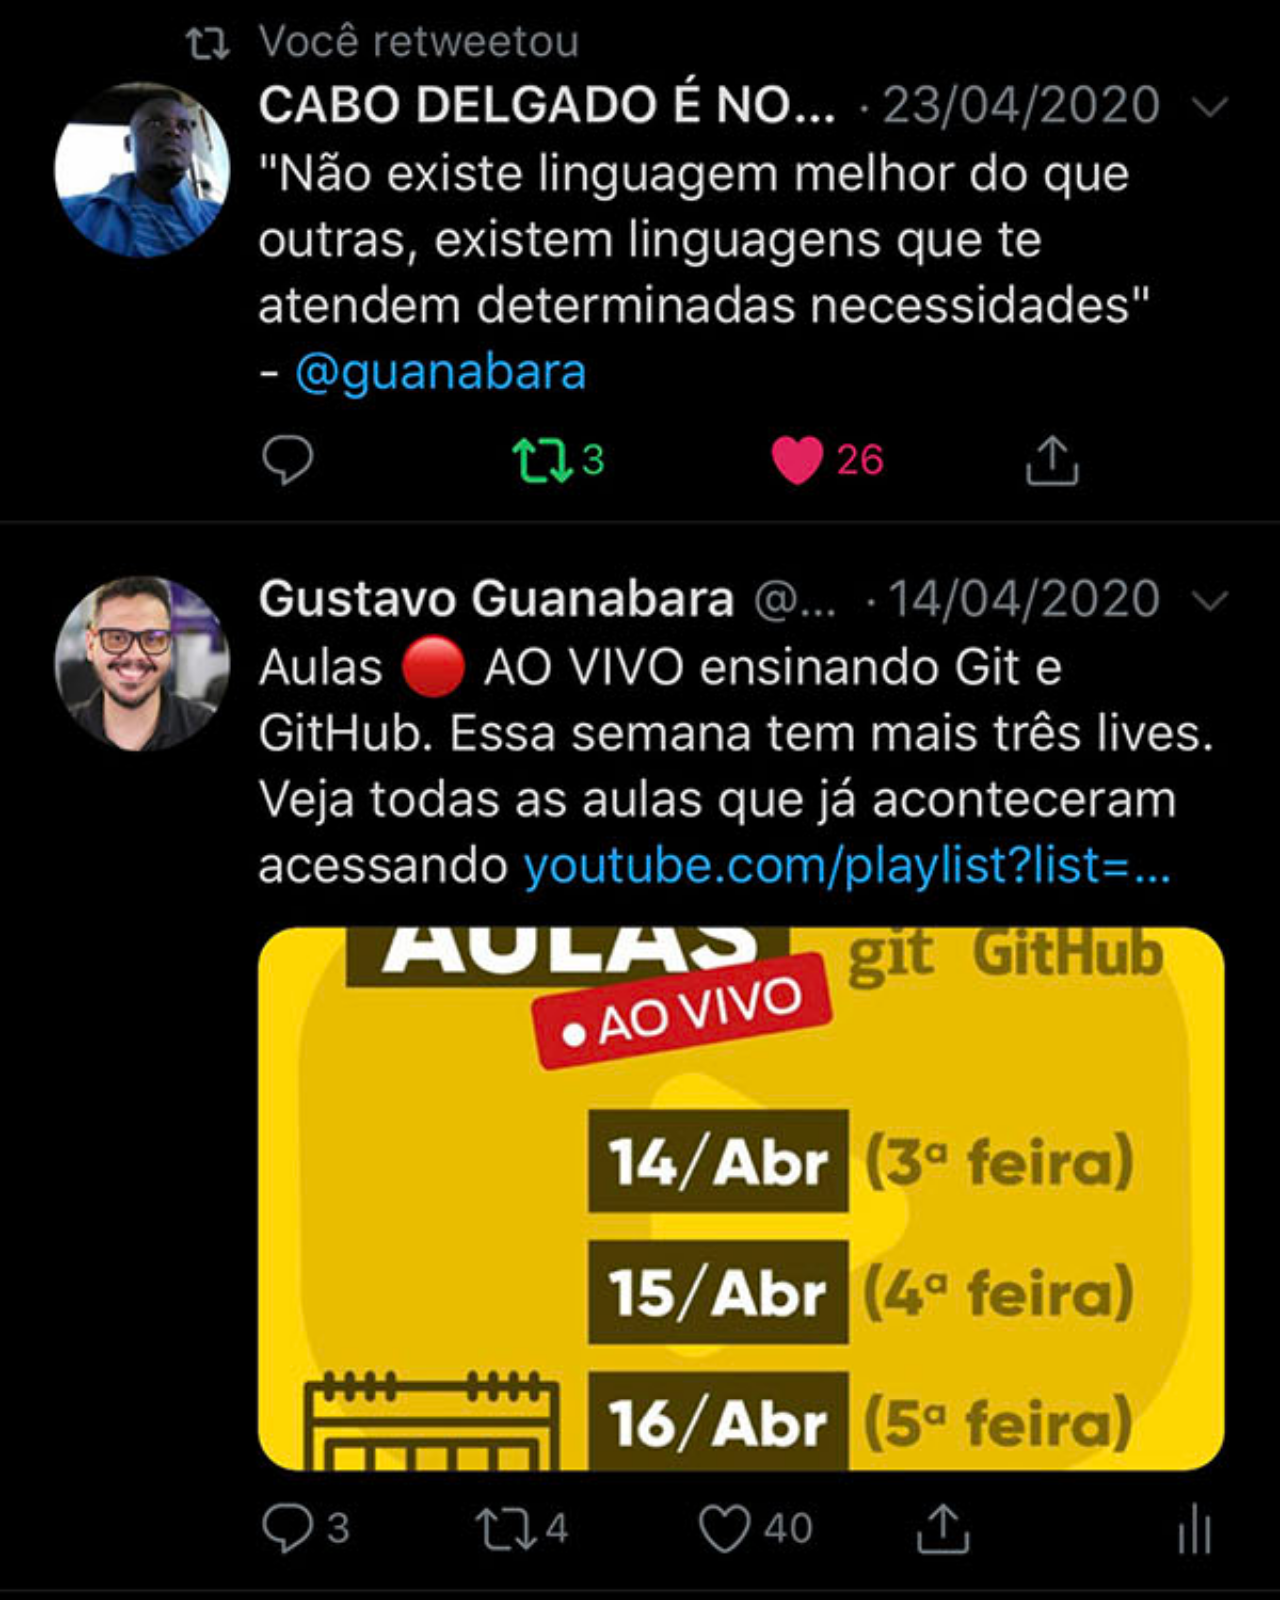
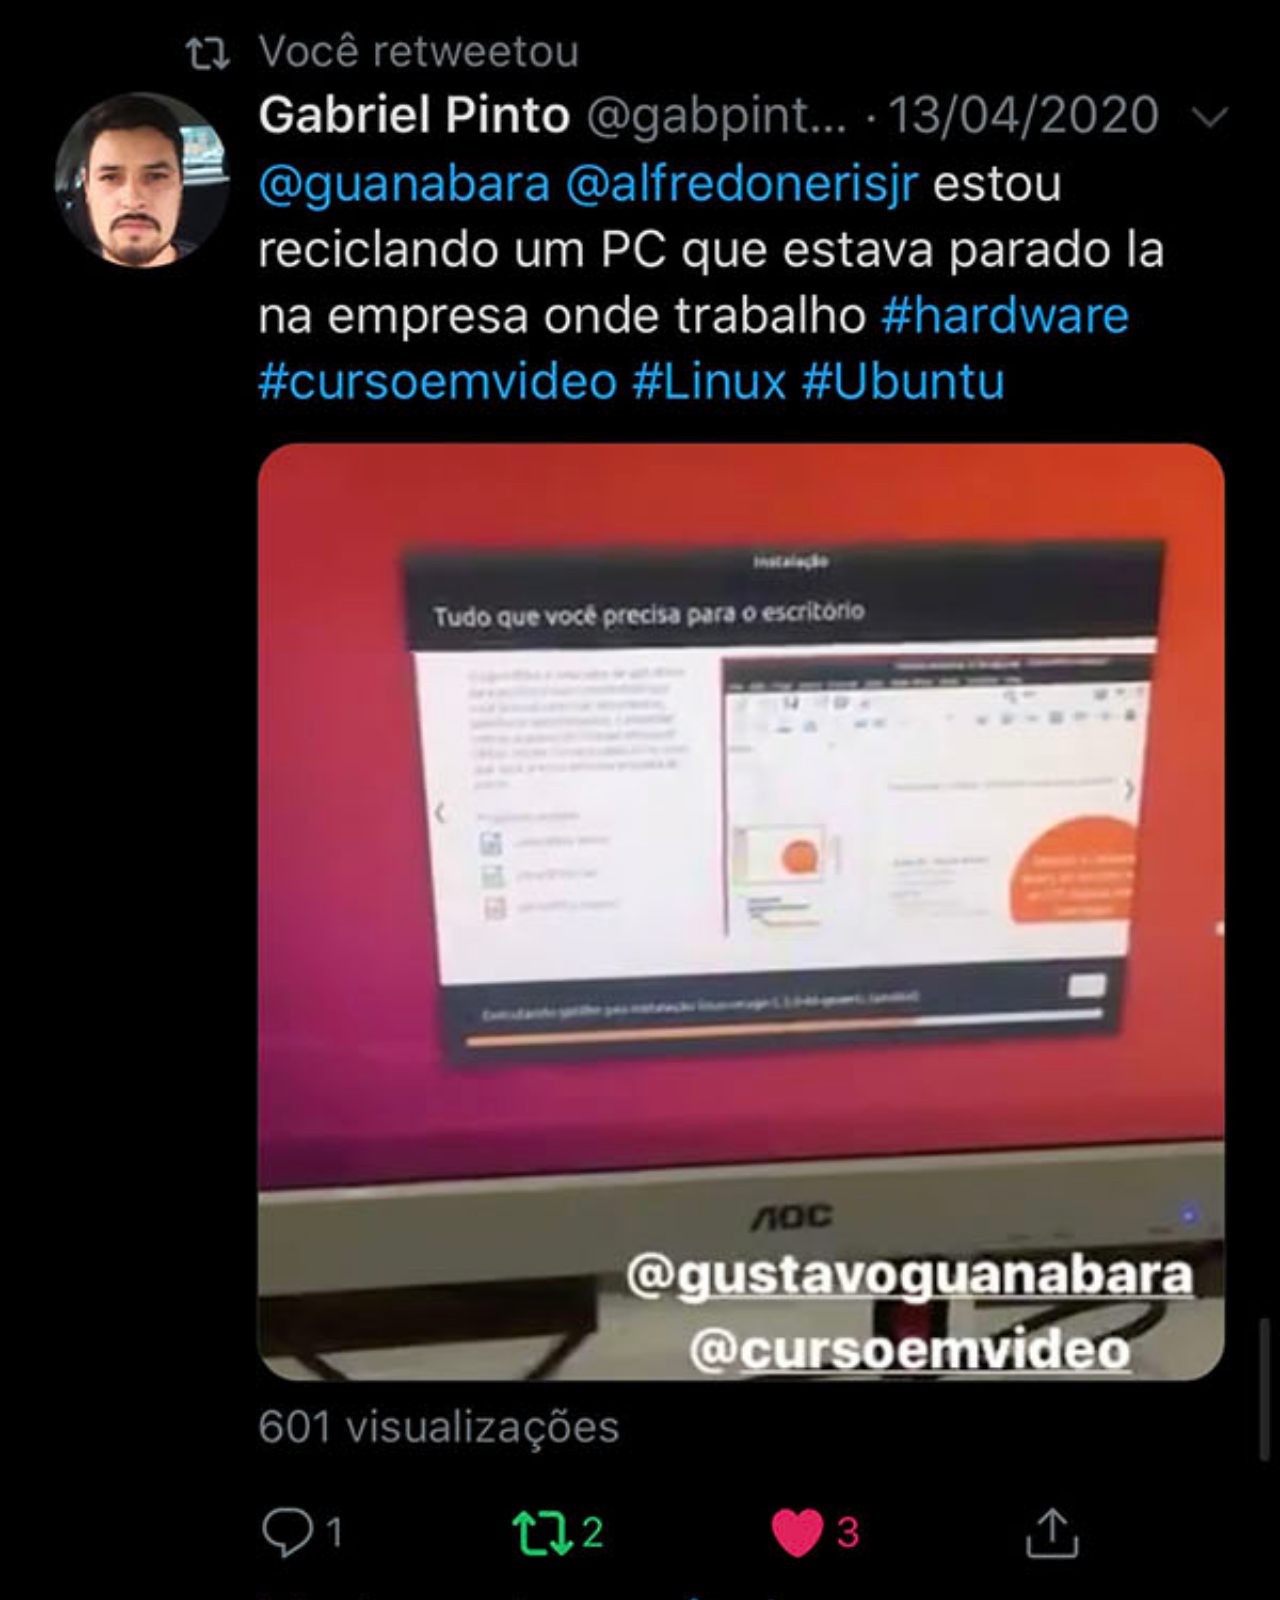
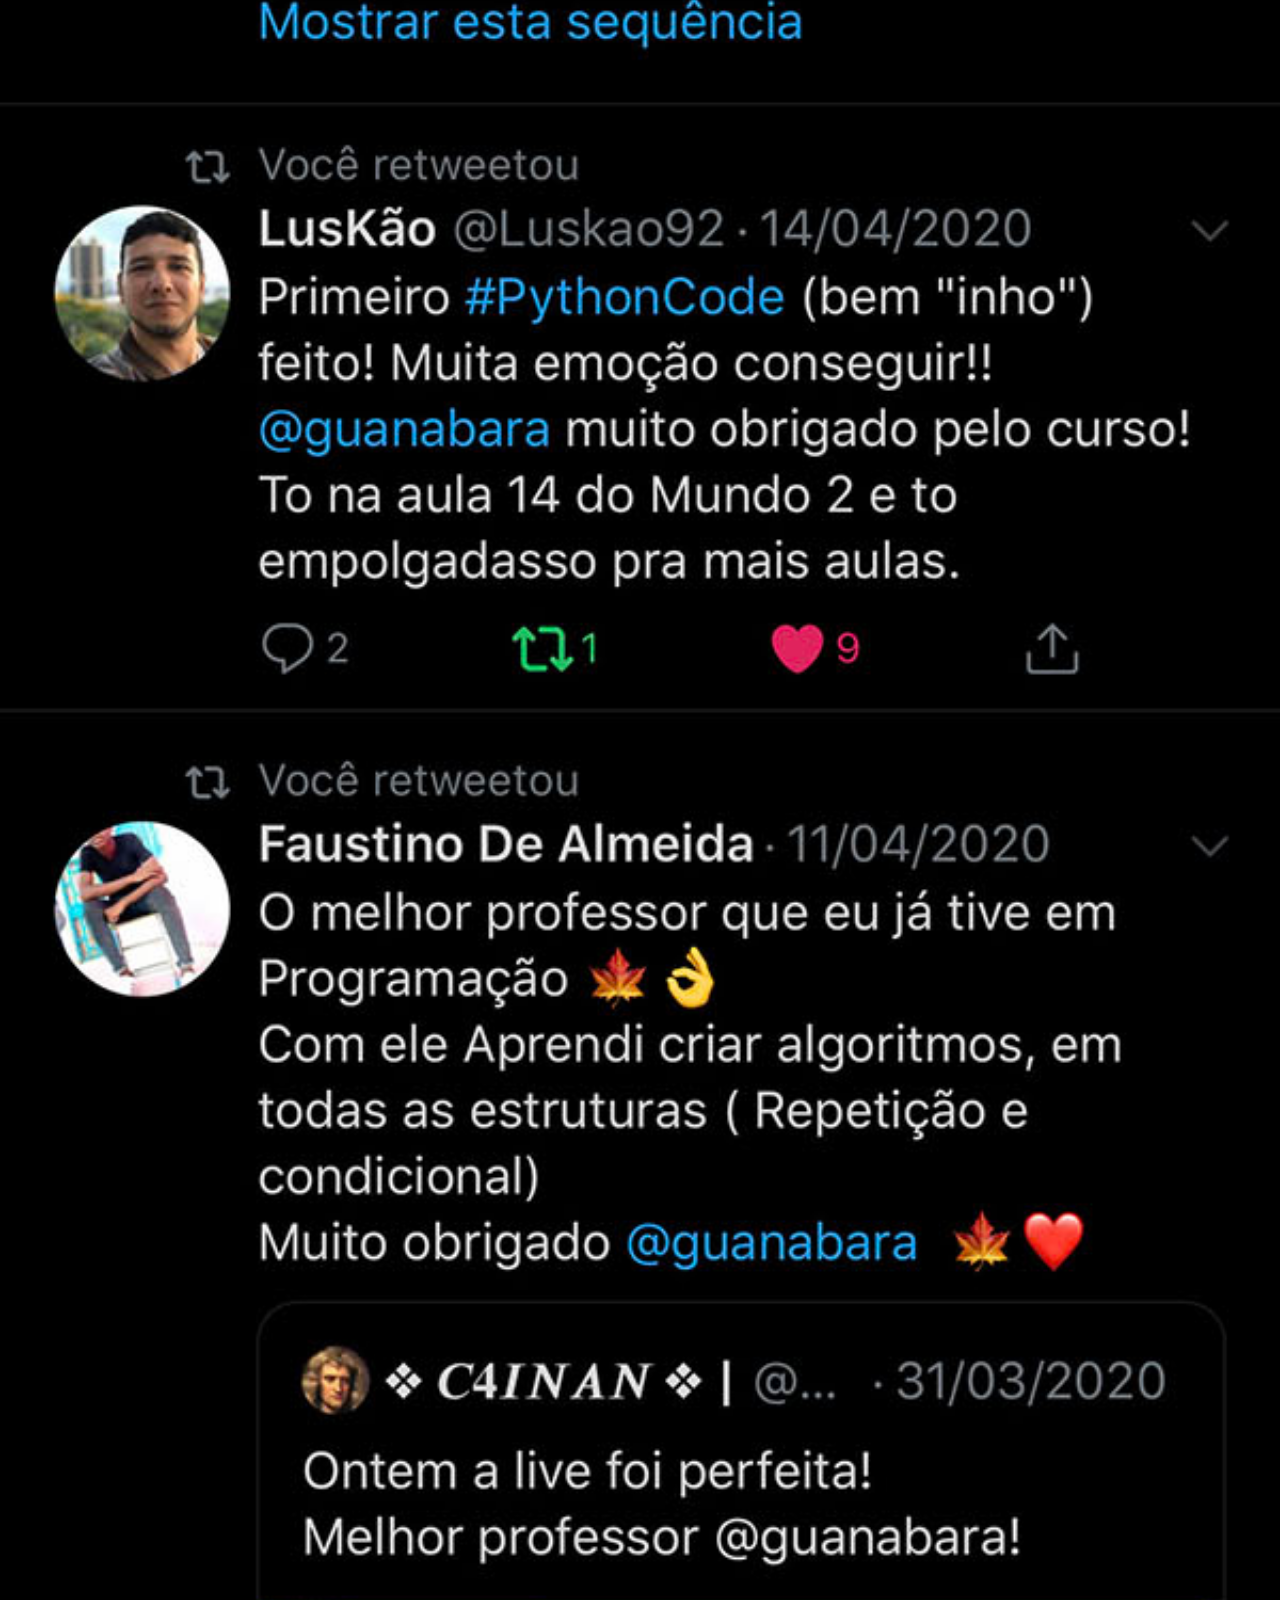
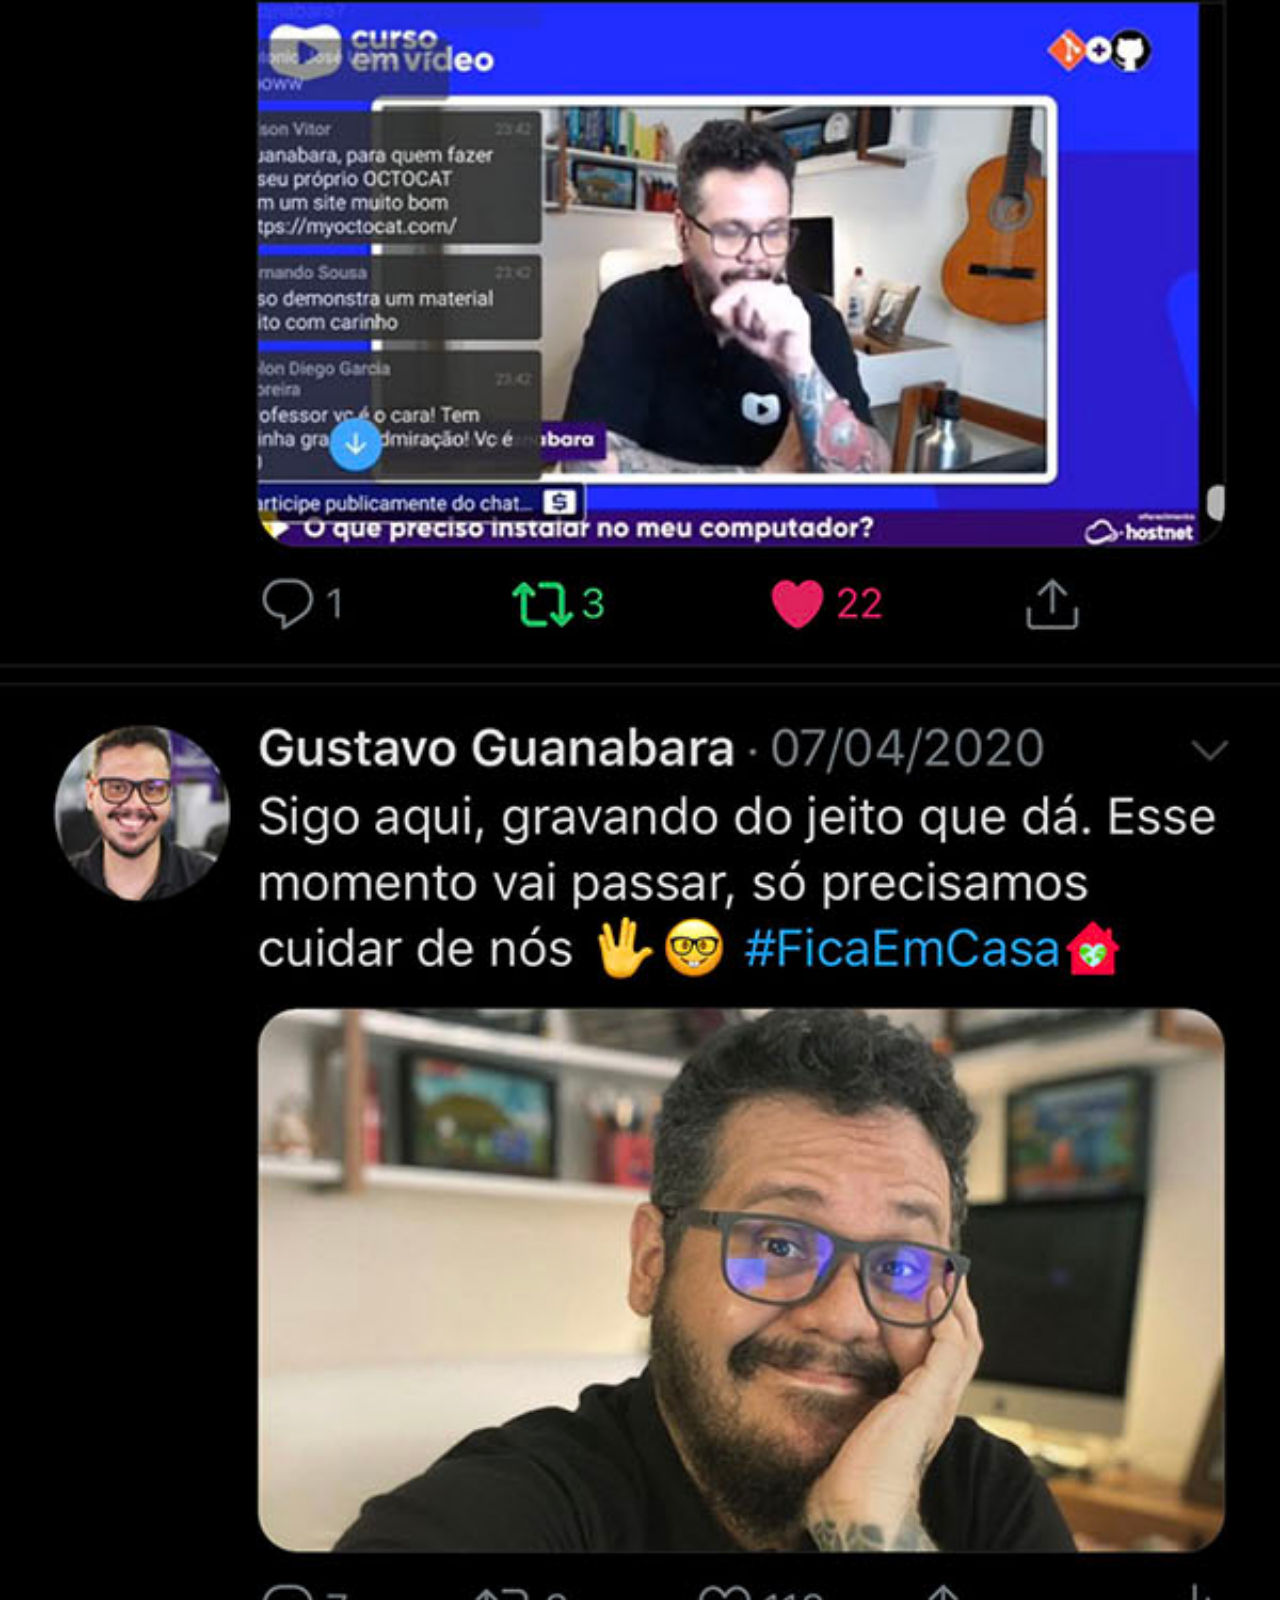
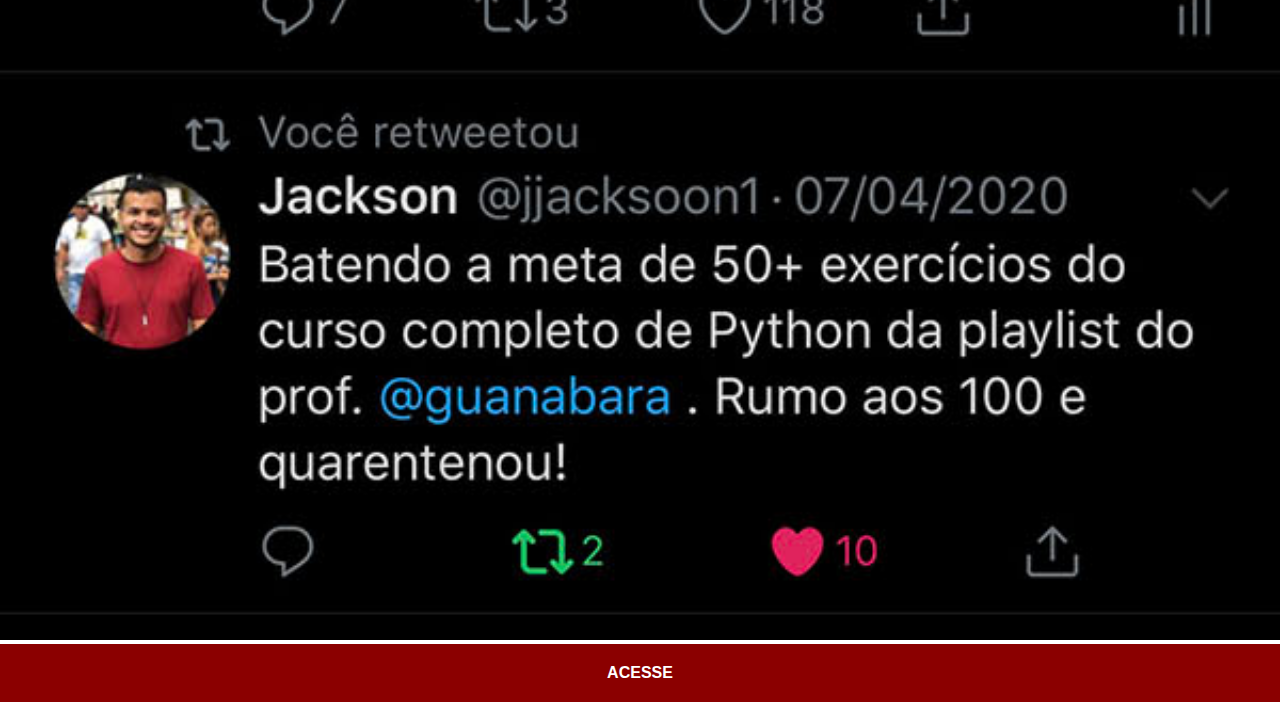
<file: twitter001.html>
<!DOCTYPE html>
<html lang="pt-br">
<head>
    <meta charset="UTF-8">
    <meta name="viewport" content="width=device-width, initial-scale=1.0">
    <title>Twitter</title>
    <link rel="stylesheet" href="social.css">
</head>
<body>
    <img src="imagens/tela-twitter.jpg" alt="">
    <a href="#" target="_blank">ACESSE</a>
</body>
</html>
</file>
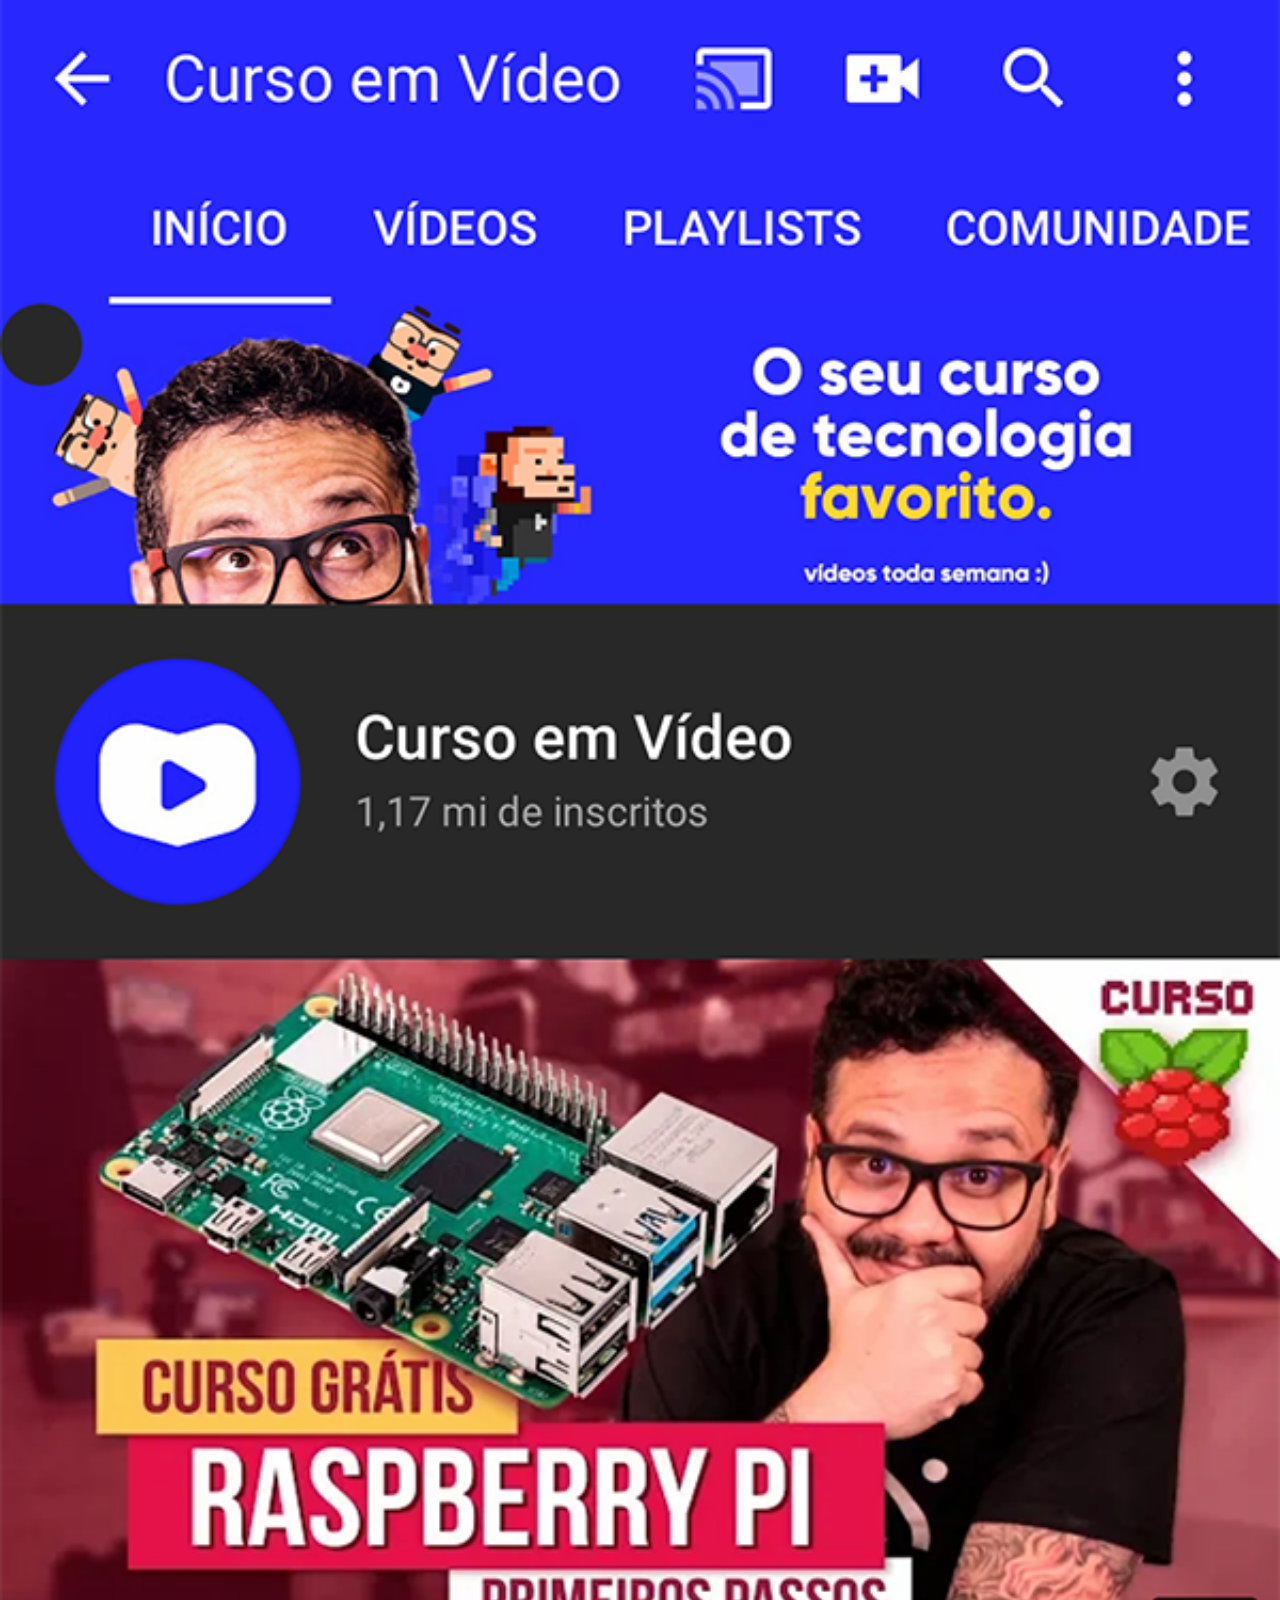
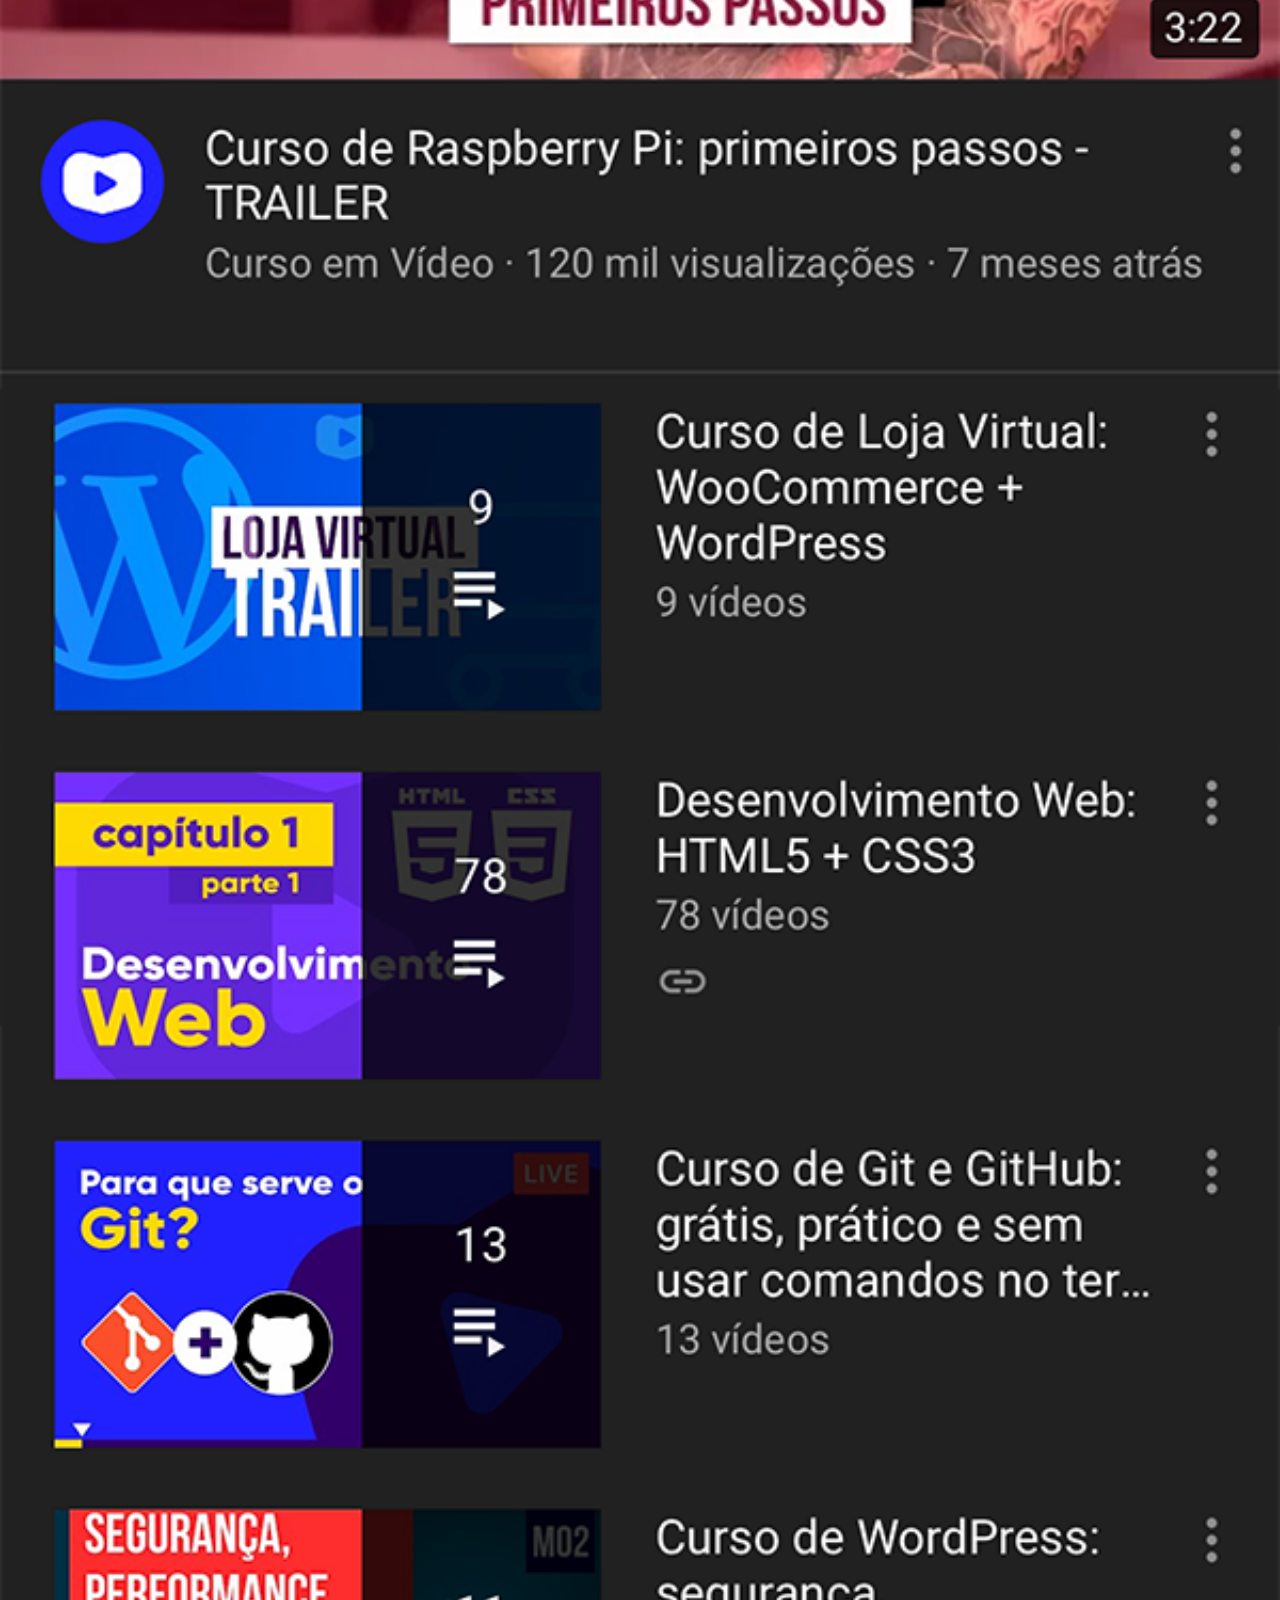
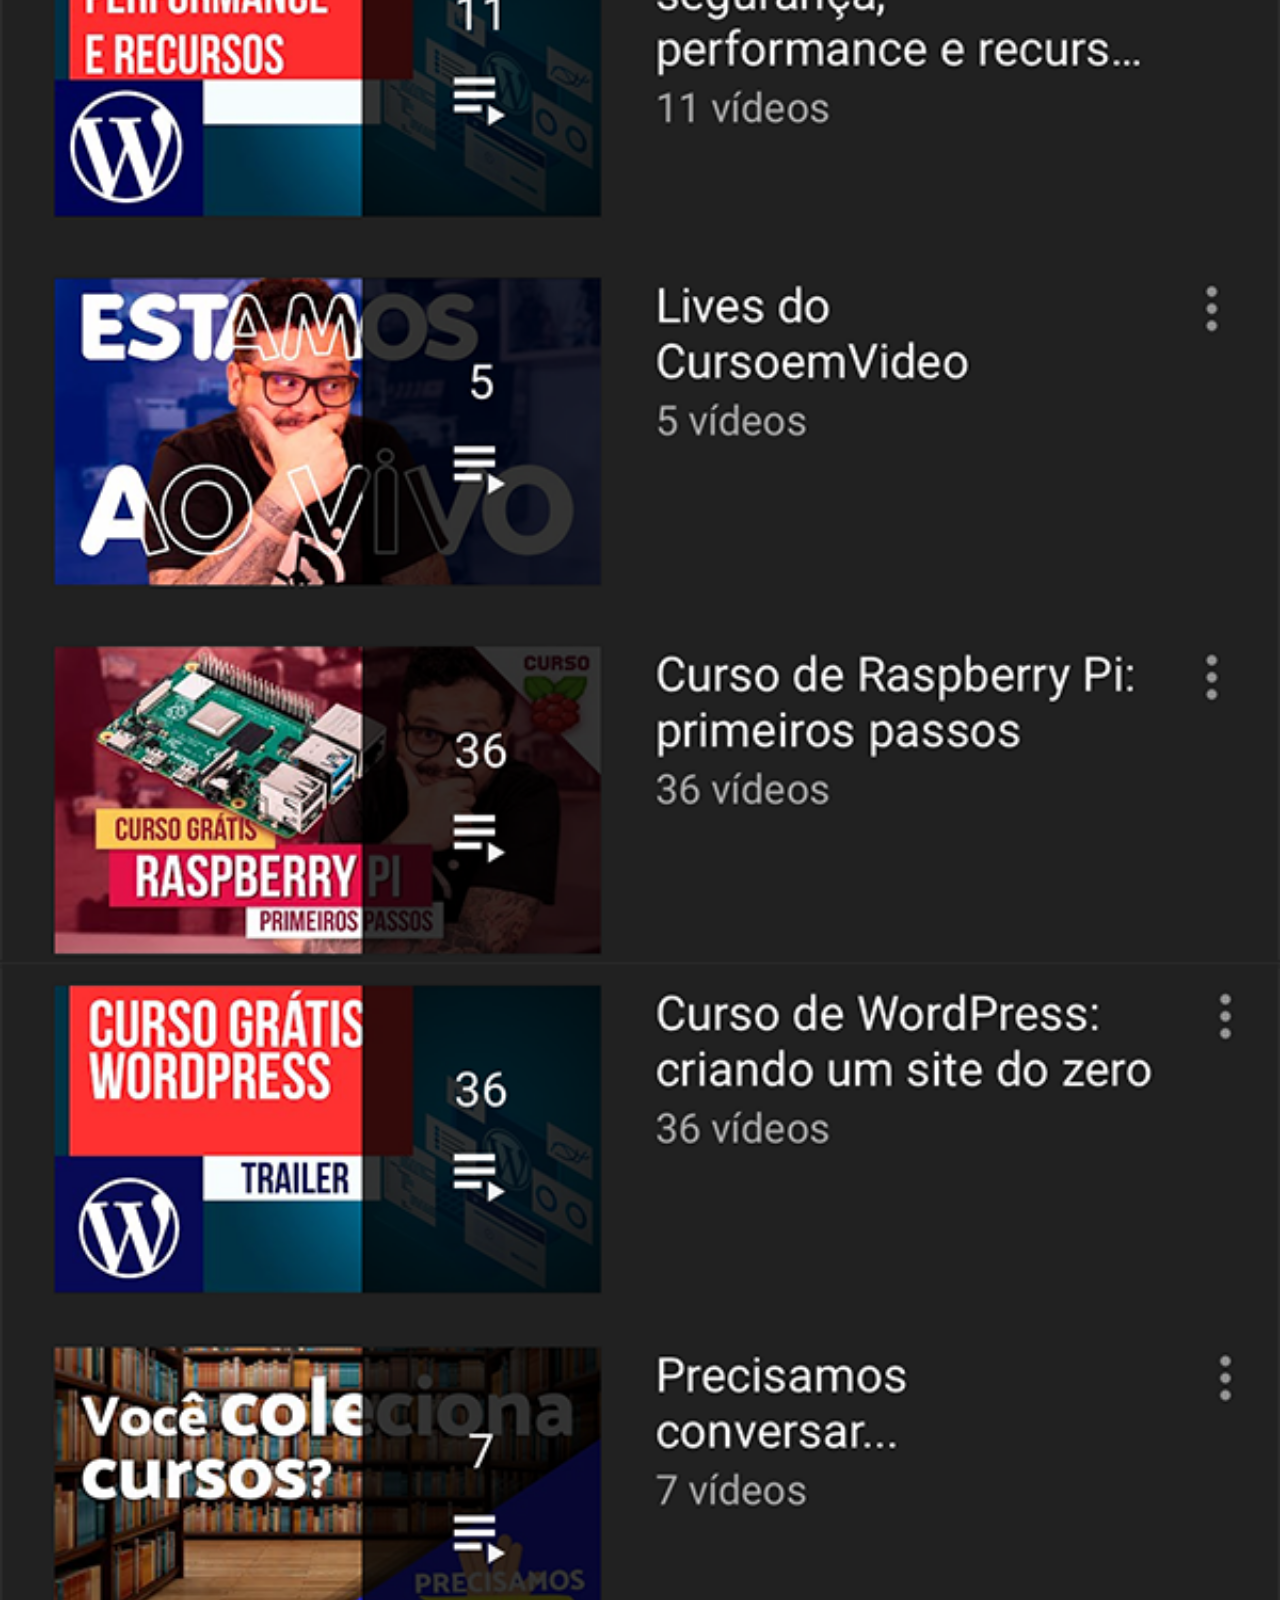
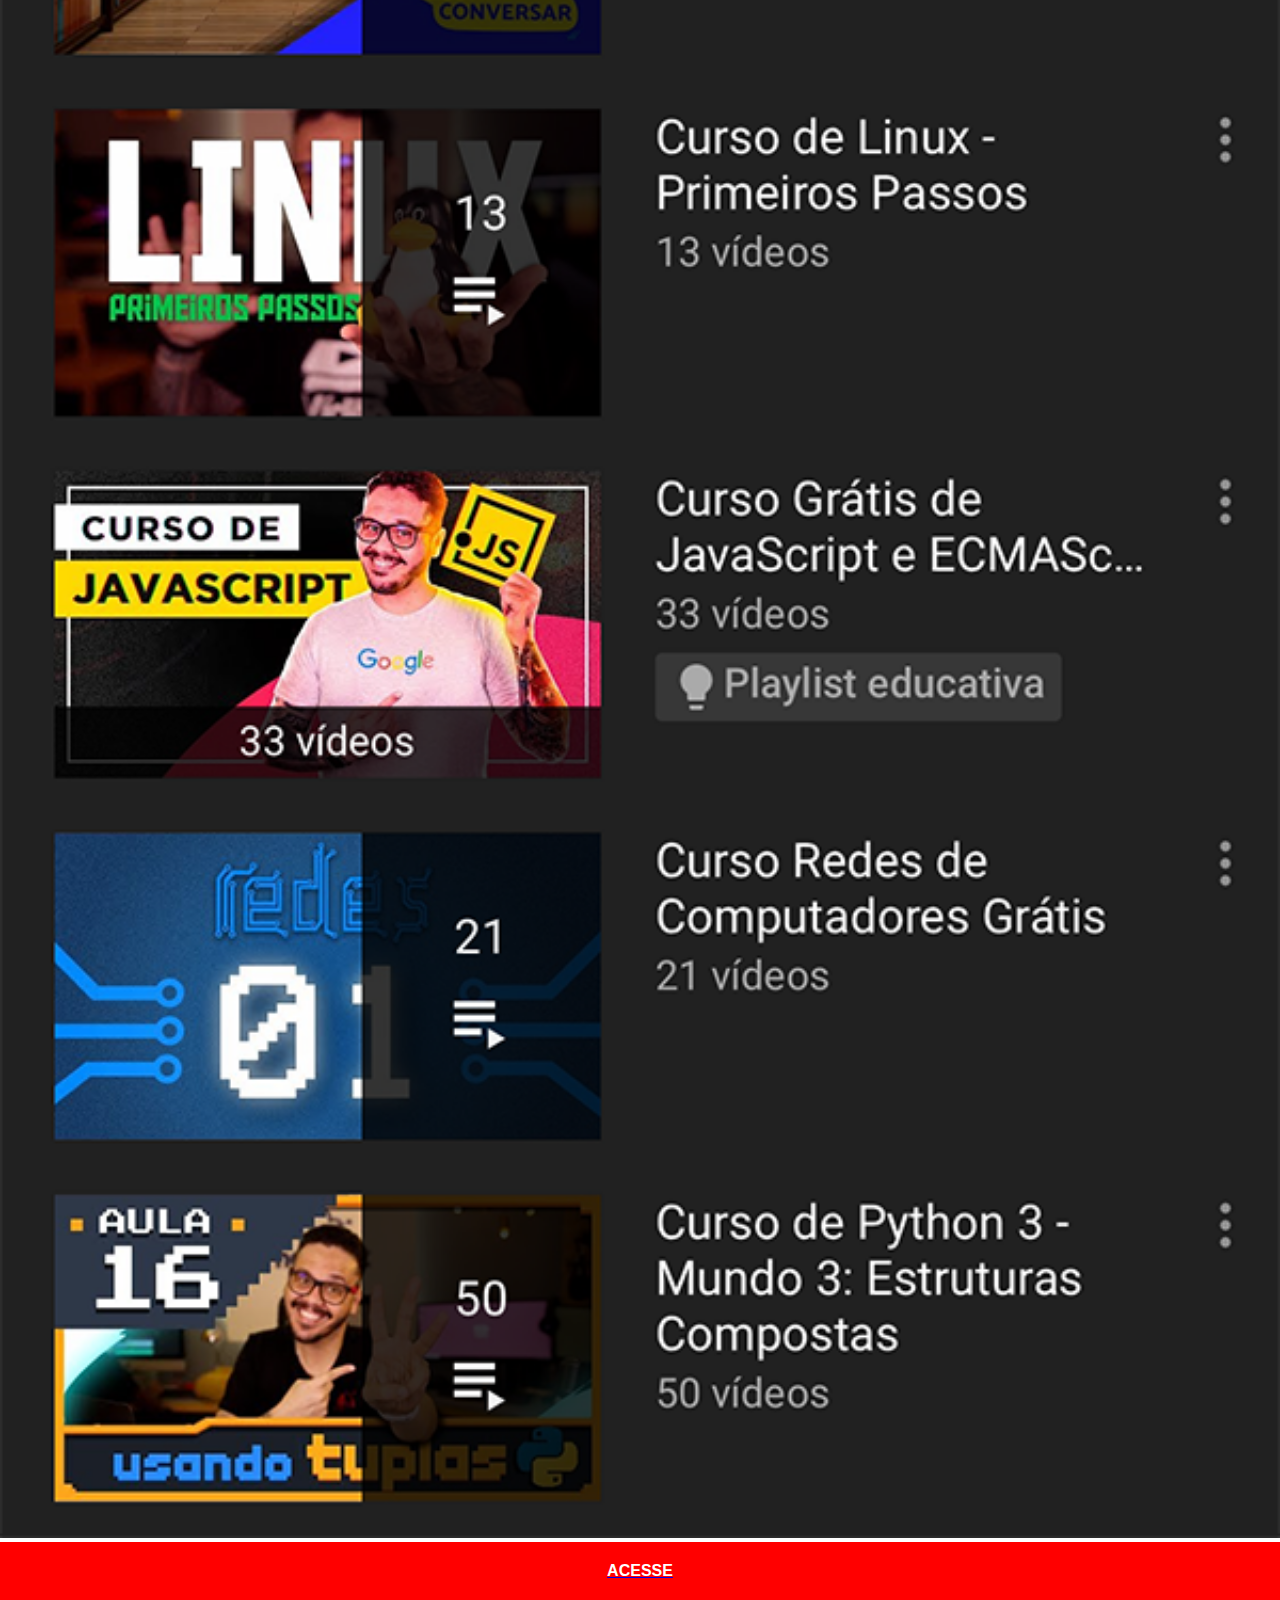
<file: youtube.html>
<!DOCTYPE html>
<html lang="pt-br">

<head>
    <meta charset="UTF-8">
    <meta name="viewport" content="width=device-width, initial-scale=1.0">
    <title>Document</title>
    <style>
        * {
            margin: 0;
            padding: 0;
        }

        img {
            width: 100%;
        }

        a > footer {
            background-color: red;
            color: white;
            font-family: Arial, Helvetica, sans-serif;
            padding: 20px;
            text-align: center;
            font-weight: bold;
        }
    </style>
</head>

<body>
    <img src="imagens/tela-youtube.png" alt="">
    <a href="https://www.youtube.com/c/CursoemV%C3%ADdeo" target="_blank">
        <footer>
            ACESSE
        </footer>
    </a>
</body>

</html>
</file>
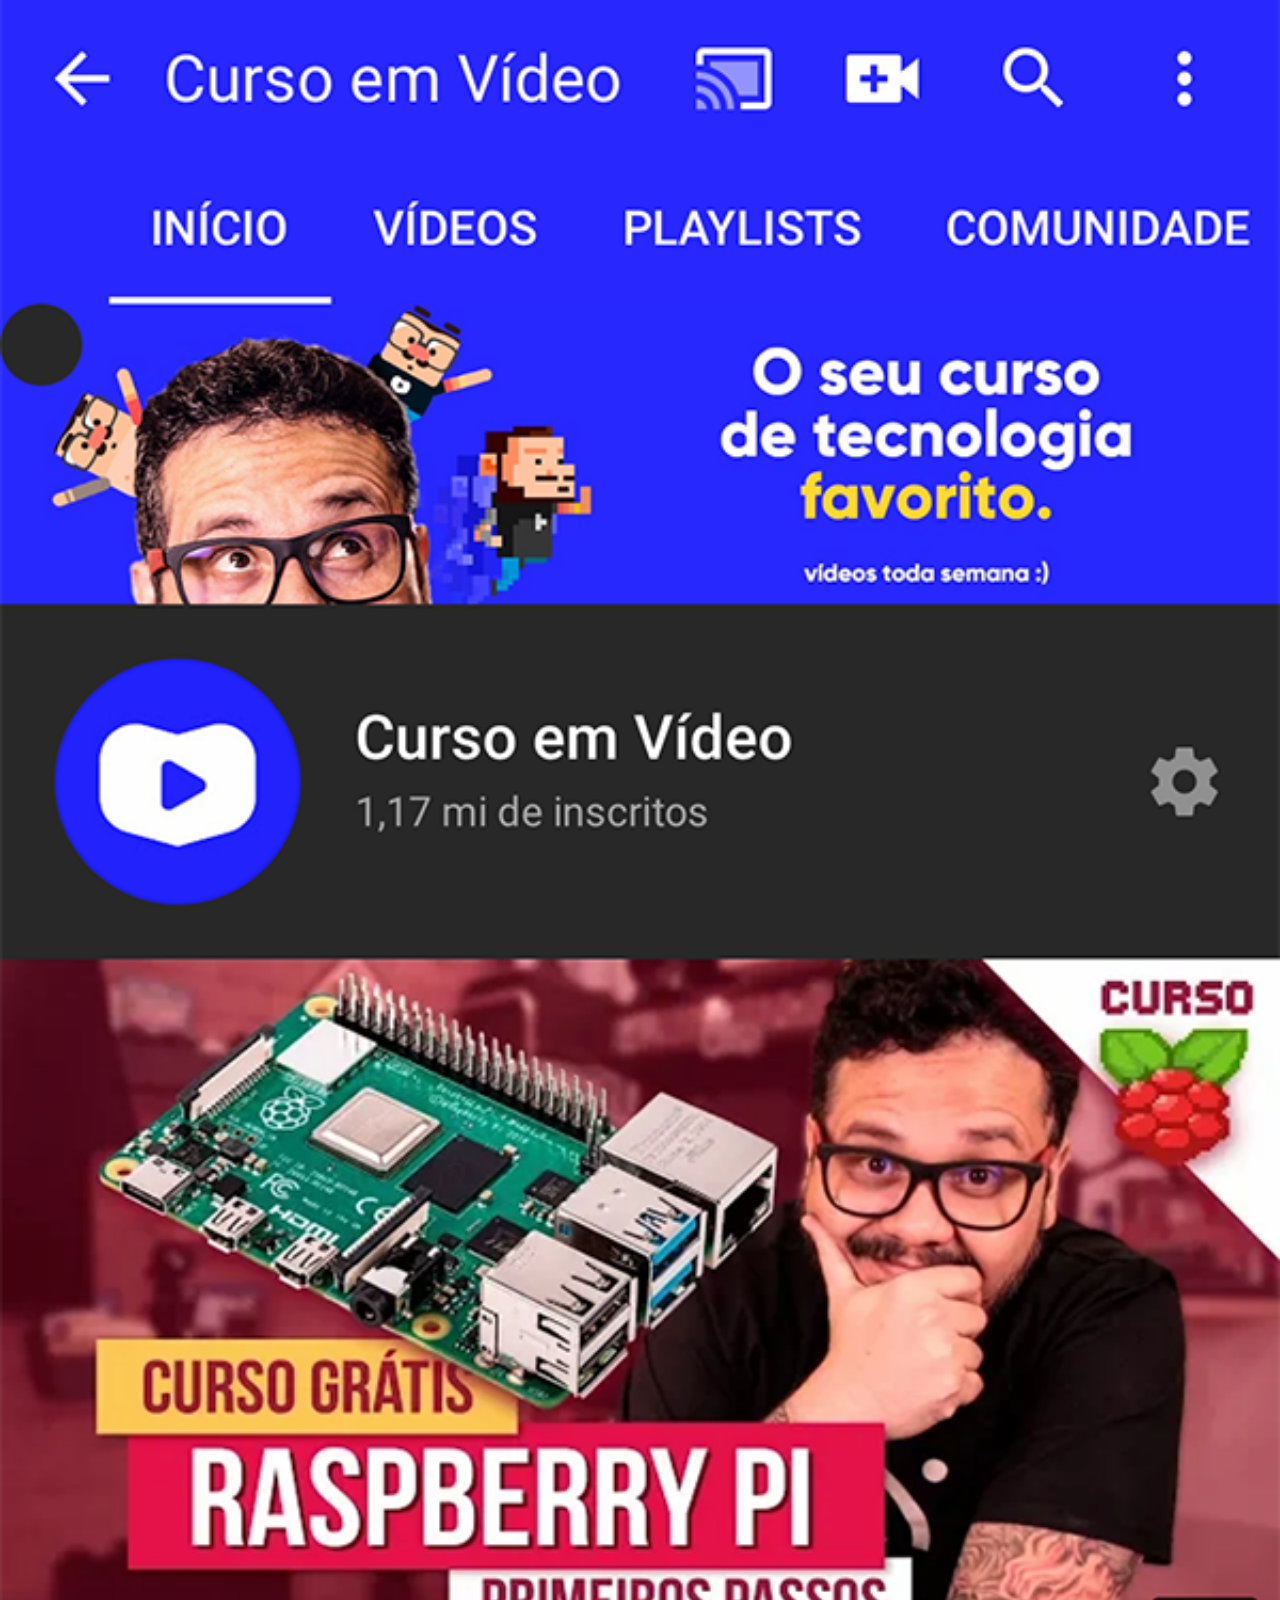
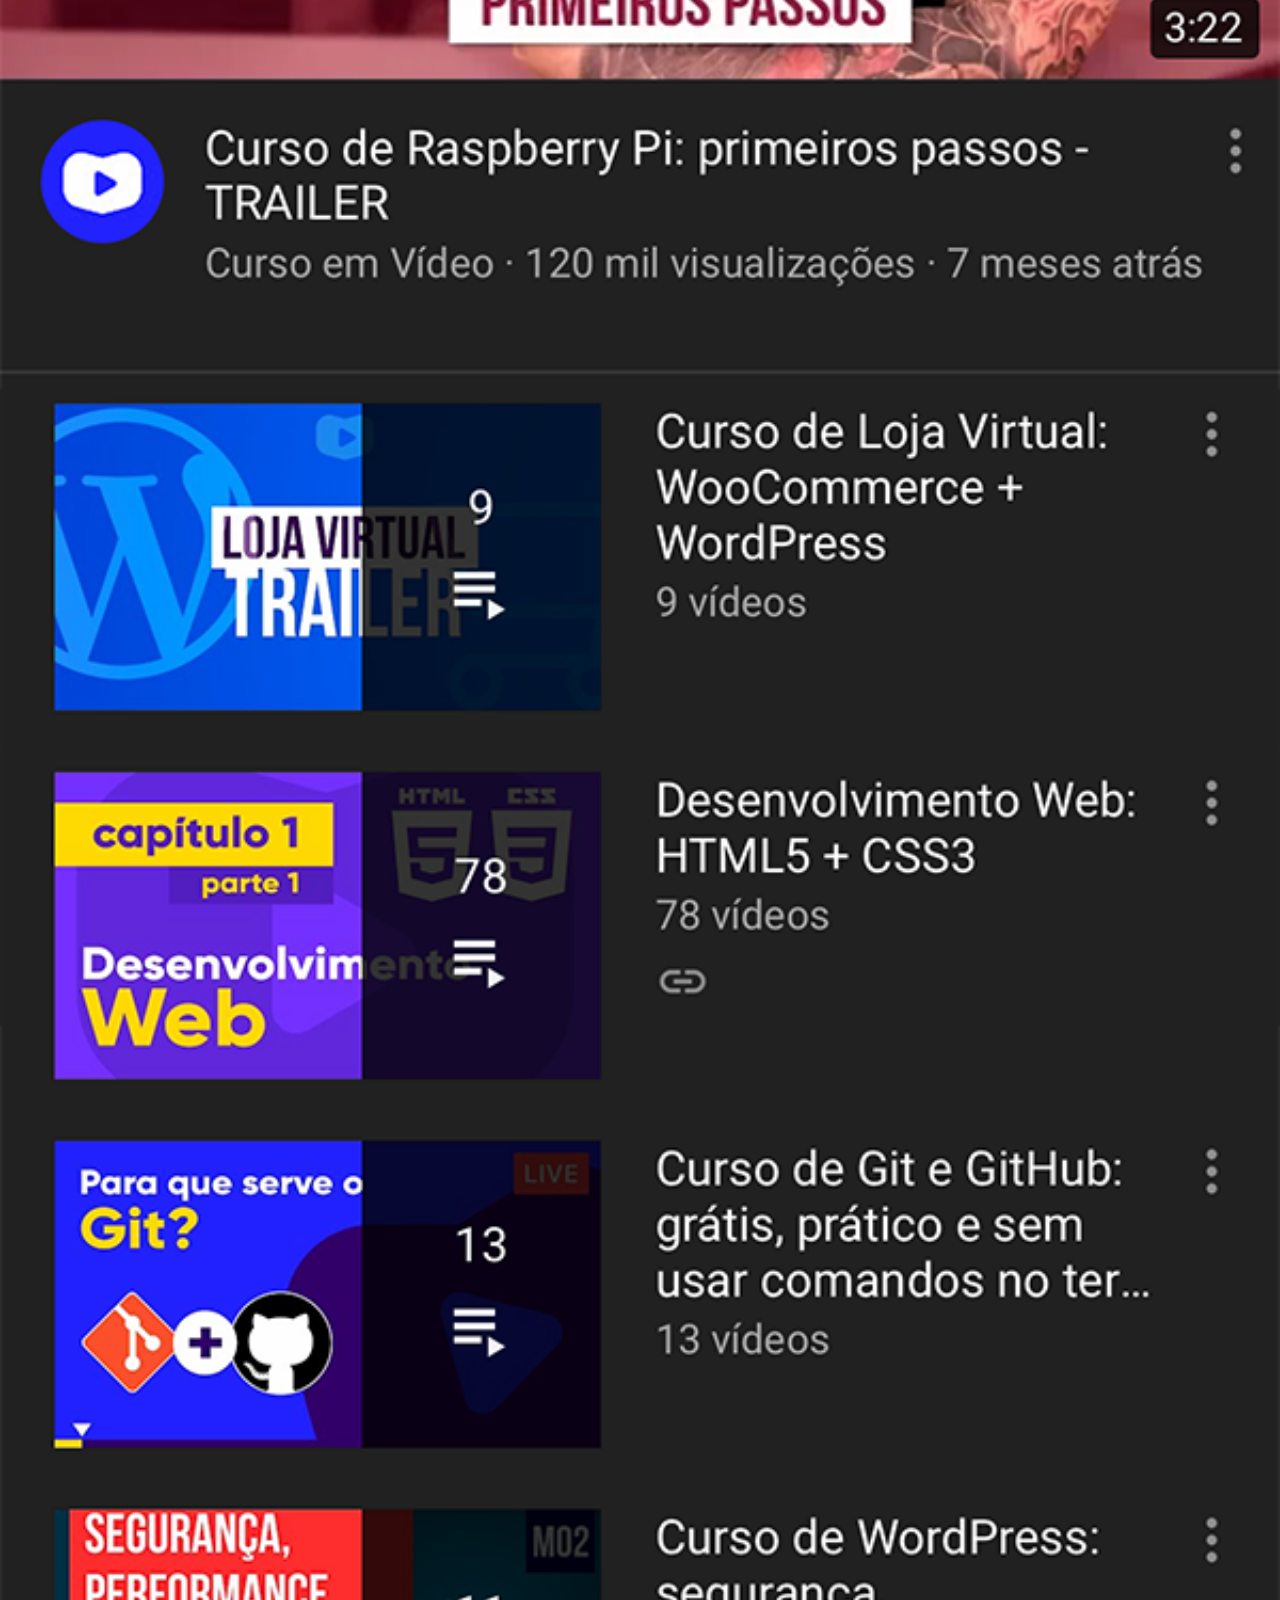
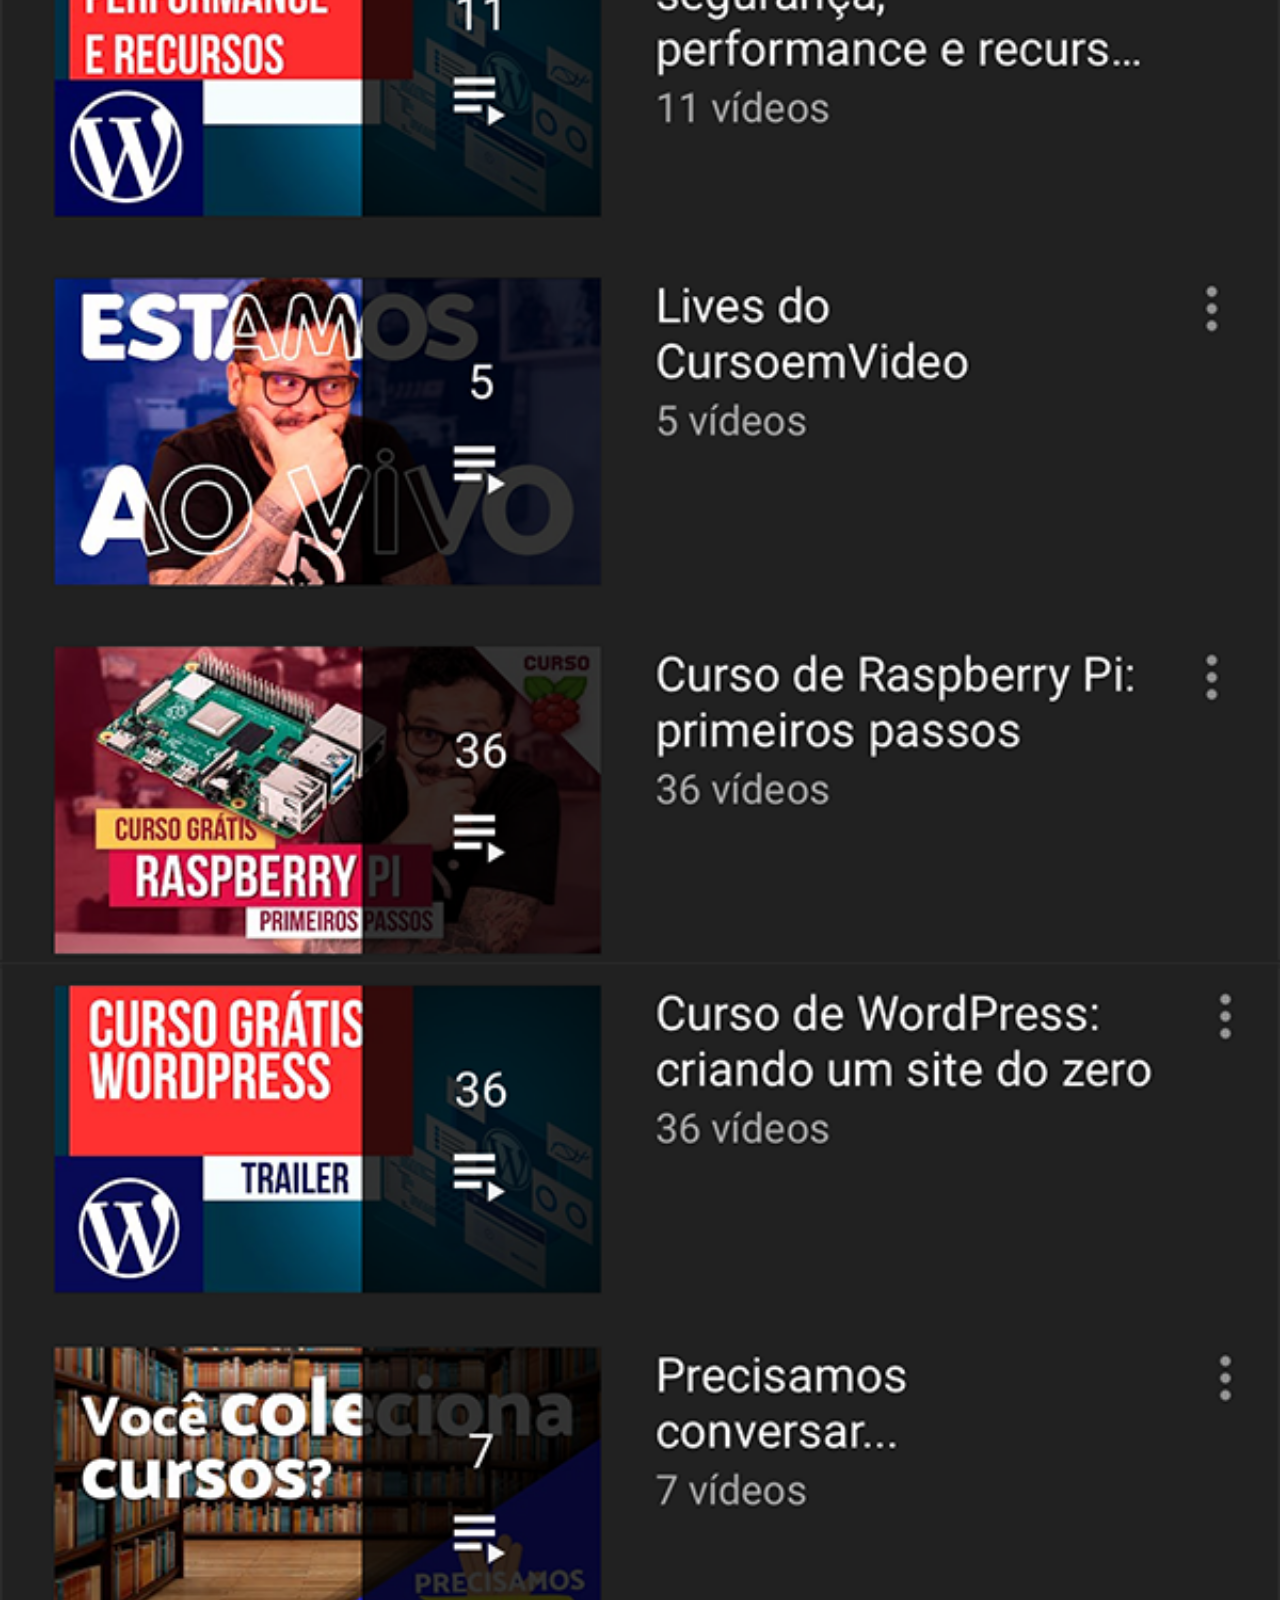
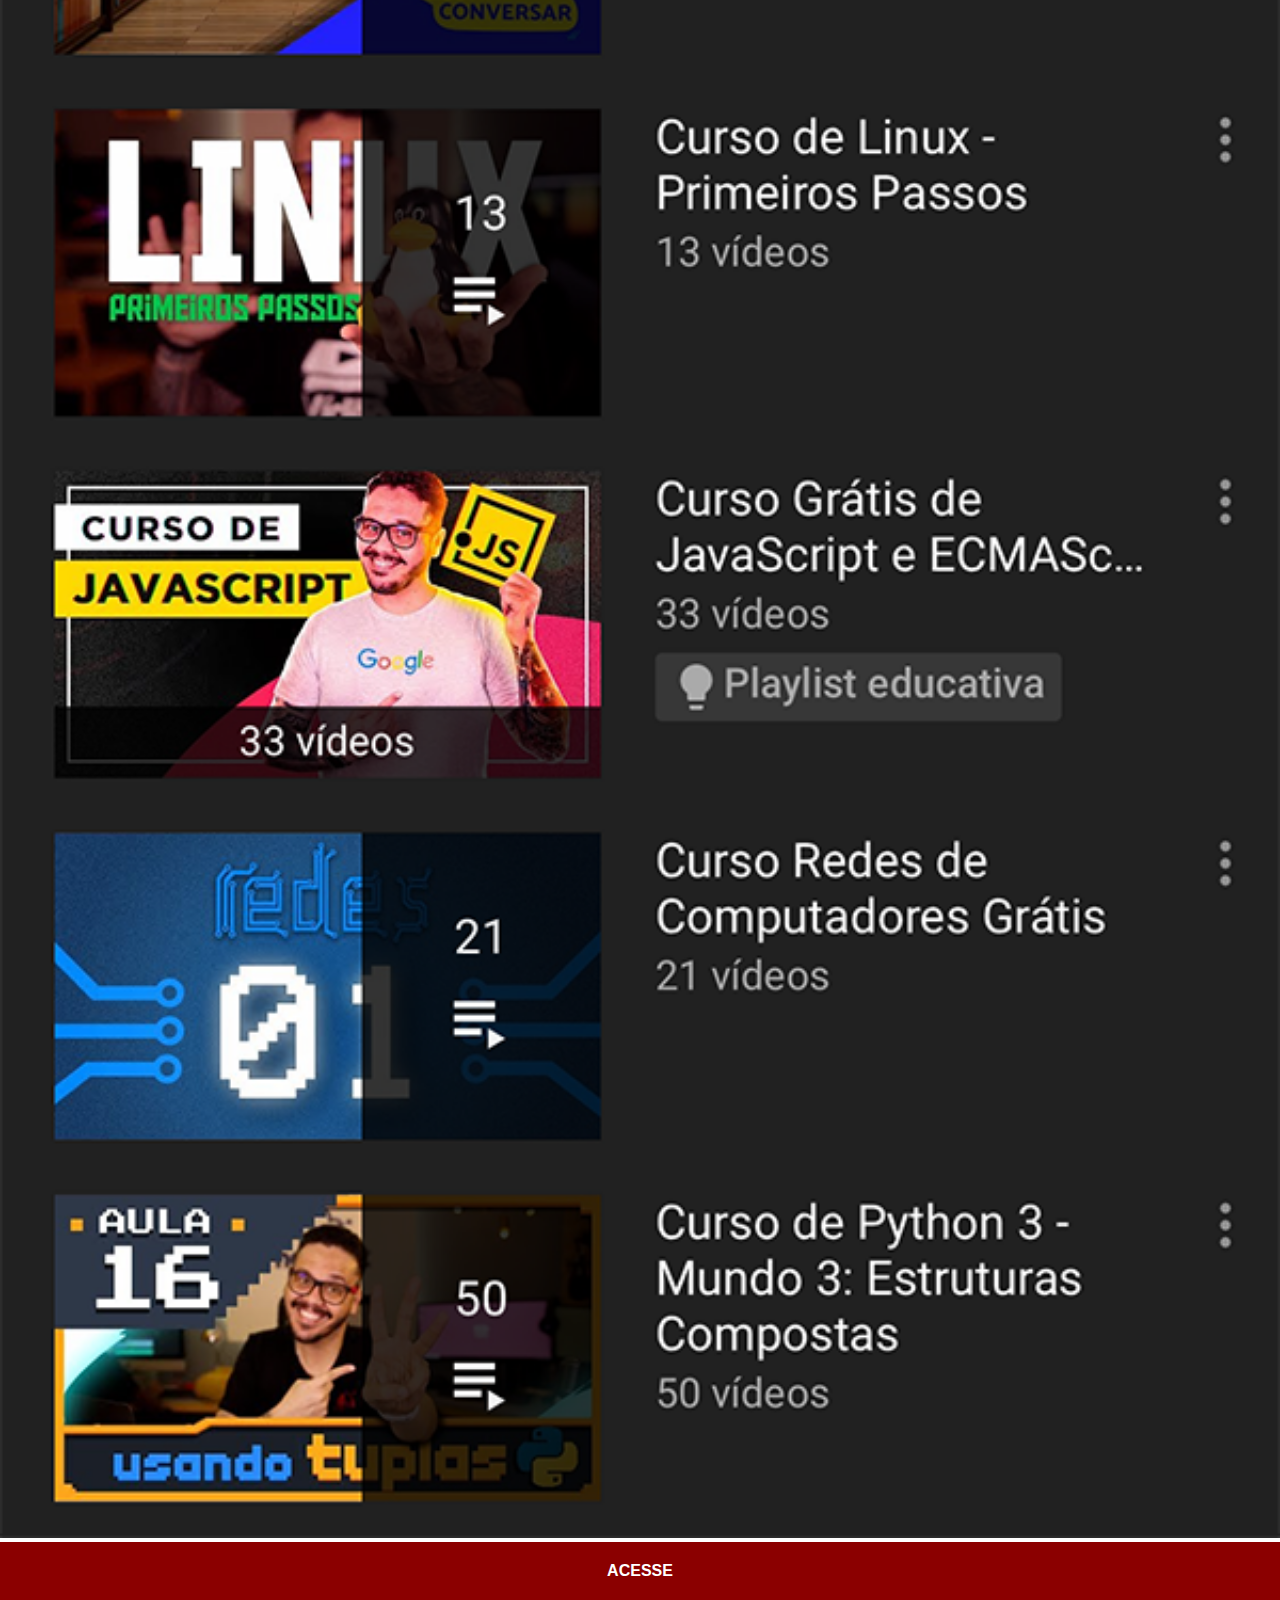
<file: youtube001.html>
<!DOCTYPE html>
<html lang="pt-br">
<head>
    <meta charset="UTF-8">
    <meta name="viewport" content="width=device-width, initial-scale=1.0">
    <title>YouTube</title>
    <link rel="stylesheet" href="social.css">
</head>
<body>
    <img src="imagens/tela-youtube.png" alt="">
    <a href="https://www.youtube.com/c/CursoemV%C3%ADdeo" target="_blank">ACESSE</a>
</body>
</html>
</file>
<file: style.css>
@charset "UTF-8";

* {
    margin: 0;
    padding: 0;
}

html, body {
    height: 100vh;
    width: 100vw;
    background-color: black;
}

body {
    background-image: url(imagens/fundo-madeira.jpg);
    background-repeat: no-repeat;
    background-position: top center;
    background-size: cover;
    background-attachment: fixed;
}

main {
    position: relative;
    height: 100vh;
}

section#telefone {
    position: absolute;
    top: 50%;
    left: 50%;
    transform: translate(-50%, -50%);
    height: 627px;
    width: 311px;
    background-image: url(imagens/frame-iphone.png);
    background-repeat: no-repeat;
}

iframe#tela {
    position: relative;
    top: 80px;
    left: 22px;
    width: 267px;
    height: 471px;
}

section#redes-sociais {
    text-align: right;
}

section#redes-sociais img {
    width: 50px;
    margin: 10px;
    border-radius: 50%;
    box-shadow: 2px 2px 5px rgba(0, 0, 0, 0.402);
    box-sizing: border-box;
}

section#redes-sociais img:hover {
    border: 2px solid rgba(255, 255, 255, 0.637);
    transform: translate(-3px, -3px);
    box-shadow: 5px 5px 10px rgba(0, 0, 0, 0.628);
    transition: transform 0.3s, border 1s;
}
</file>
<file: social.css>
@charset "UTF-8";

* {
    margin: 0px;
    padding: 0px;
    font-family: Arial, Helvetica, sans-serif;
}

::-webkit-scrollbar {
    width: 0px;
    height: 0px;
}

img {
    width: 100vw;
}

a {
    display: block;
    background-color: darkred;
    color: white;
    padding: 20px;
    text-align: center;
    font-weight: bolder;
    text-decoration: none;
}

a:hover {
    background-color: red;
}
</file>
<file: style-teste.css>
@charset "UTF-8";

body {
    background-image: url(imagens/fundo-madeira.jpg);
    background-position: center top;
    background-size: cover;
}

img.iphone {
    display: block;
    margin: auto;
    margin-top: 158px;
    margin-bottom: 158px;
    position: relative;
}

iframe {
    position: absolute;
    top: 50%;
    left: 50%;
    transform: translate(-50%, -50%);
    height: 475px;
    width: 270px;
    border: 1px solid rgb(255, 255, 255);
}

div.botoes {
    position: absolute;
    top: 30px;
    left: 90vw;
}

div.botoes > a > img {
    width: 50px;
    display: flex;
    margin-bottom: 15px;
    border-radius: 100%;
}

div.botoes > a > img:hover {
    width: 45px;
    box-shadow: 0px 4px 8px black;
    margin-bottom: 20px;
    transition: 0.1s;
}
</file>
